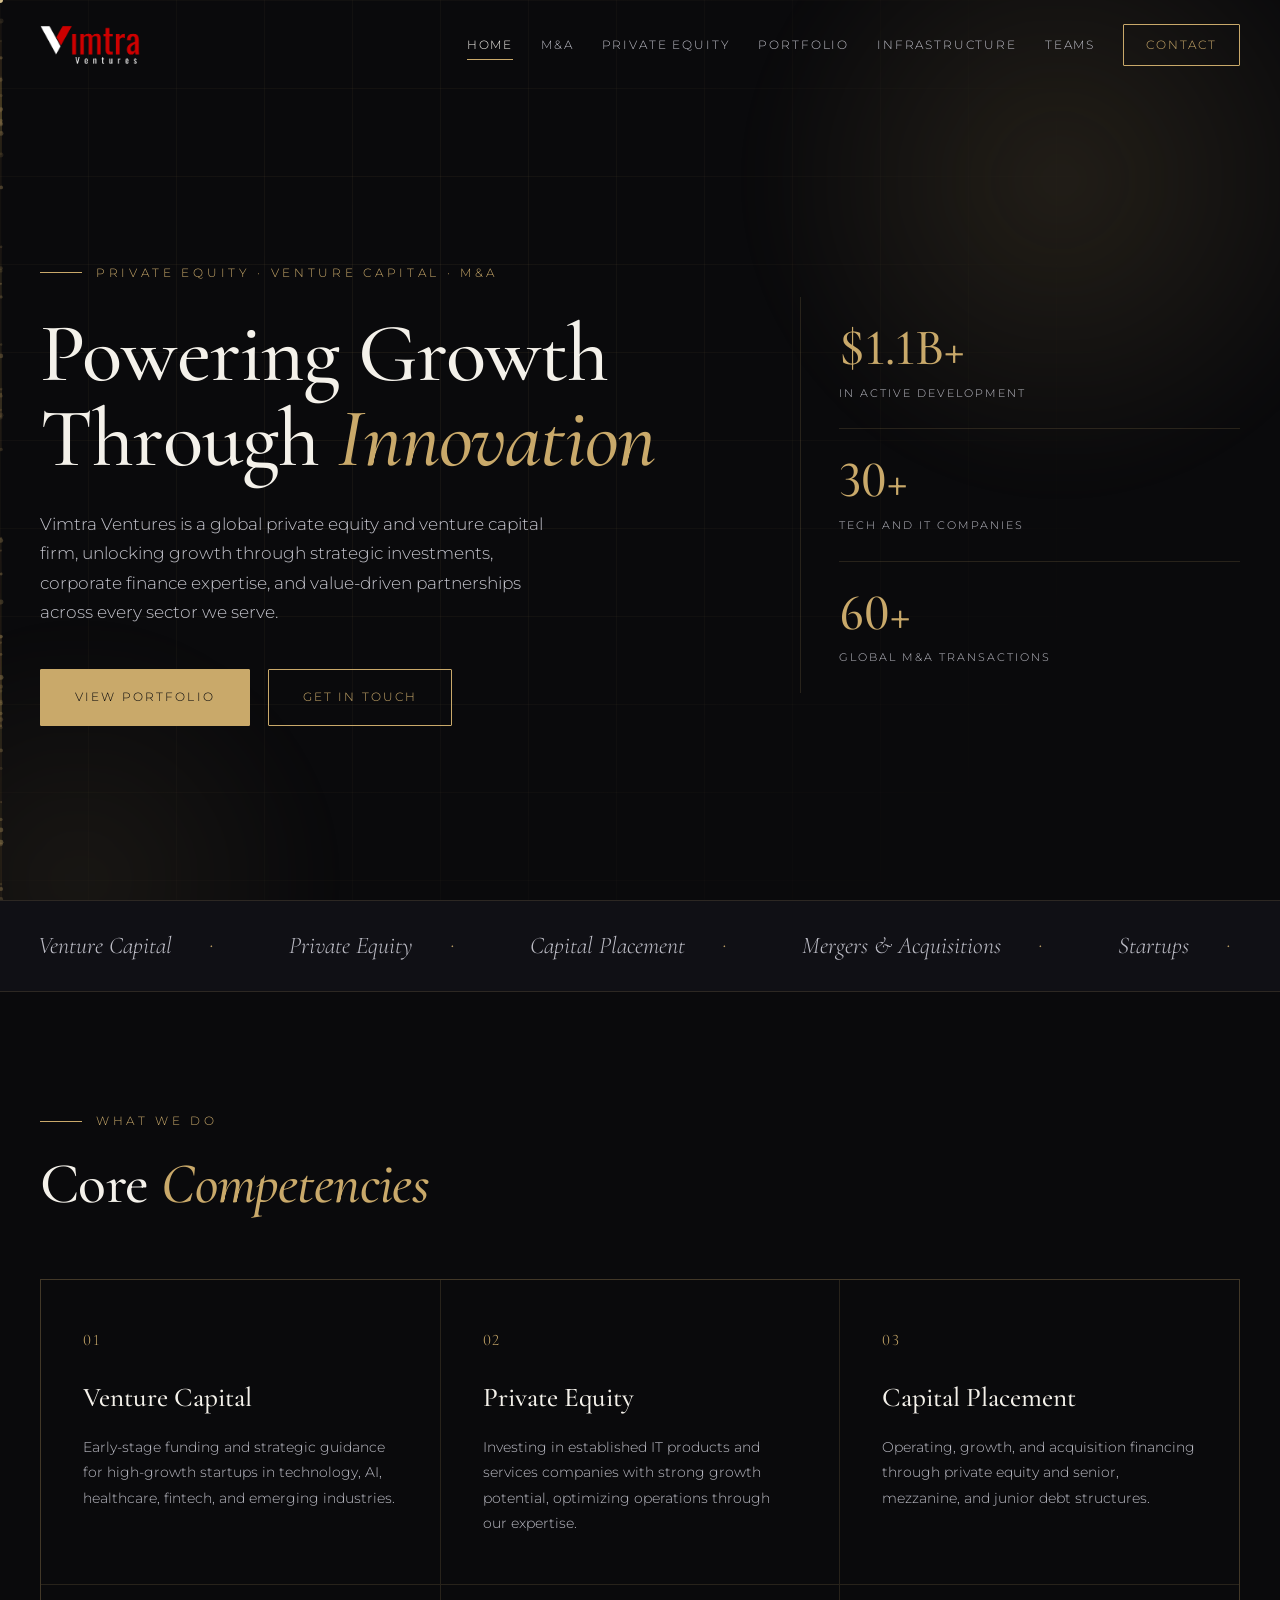
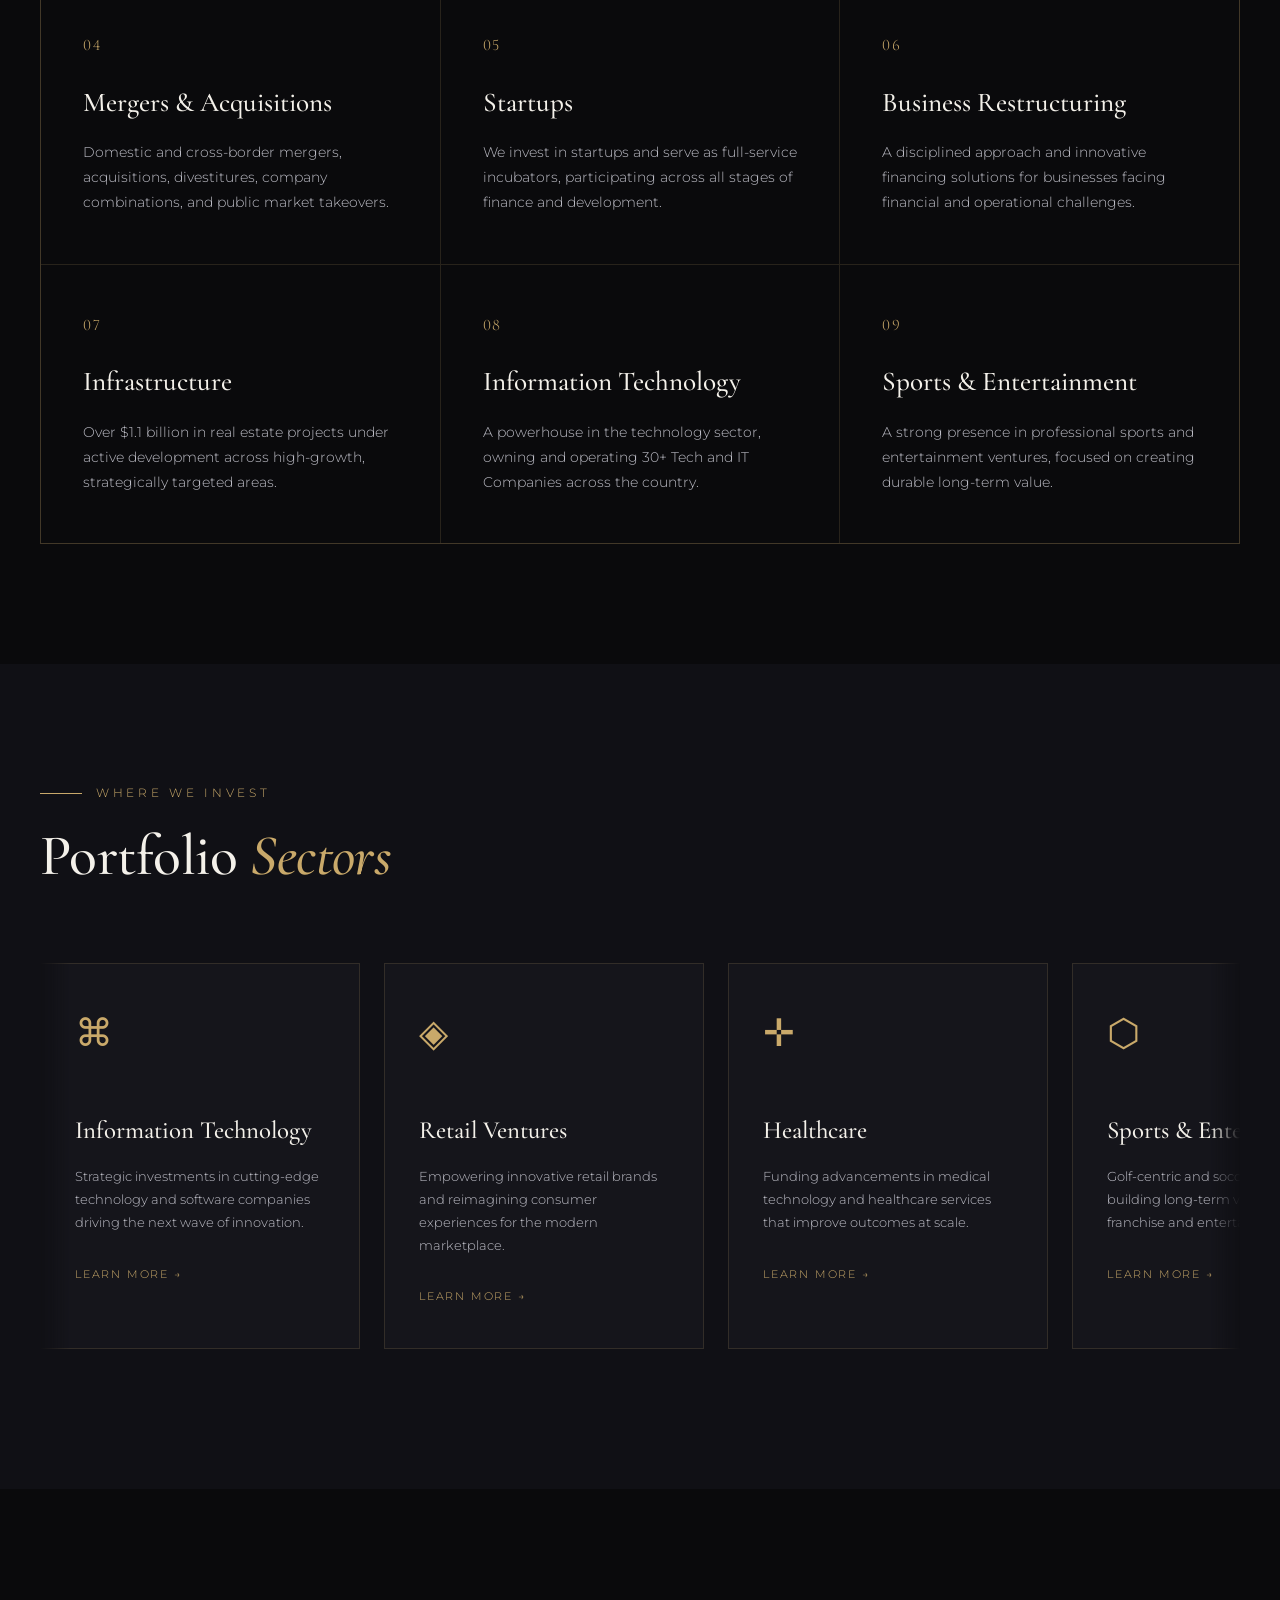
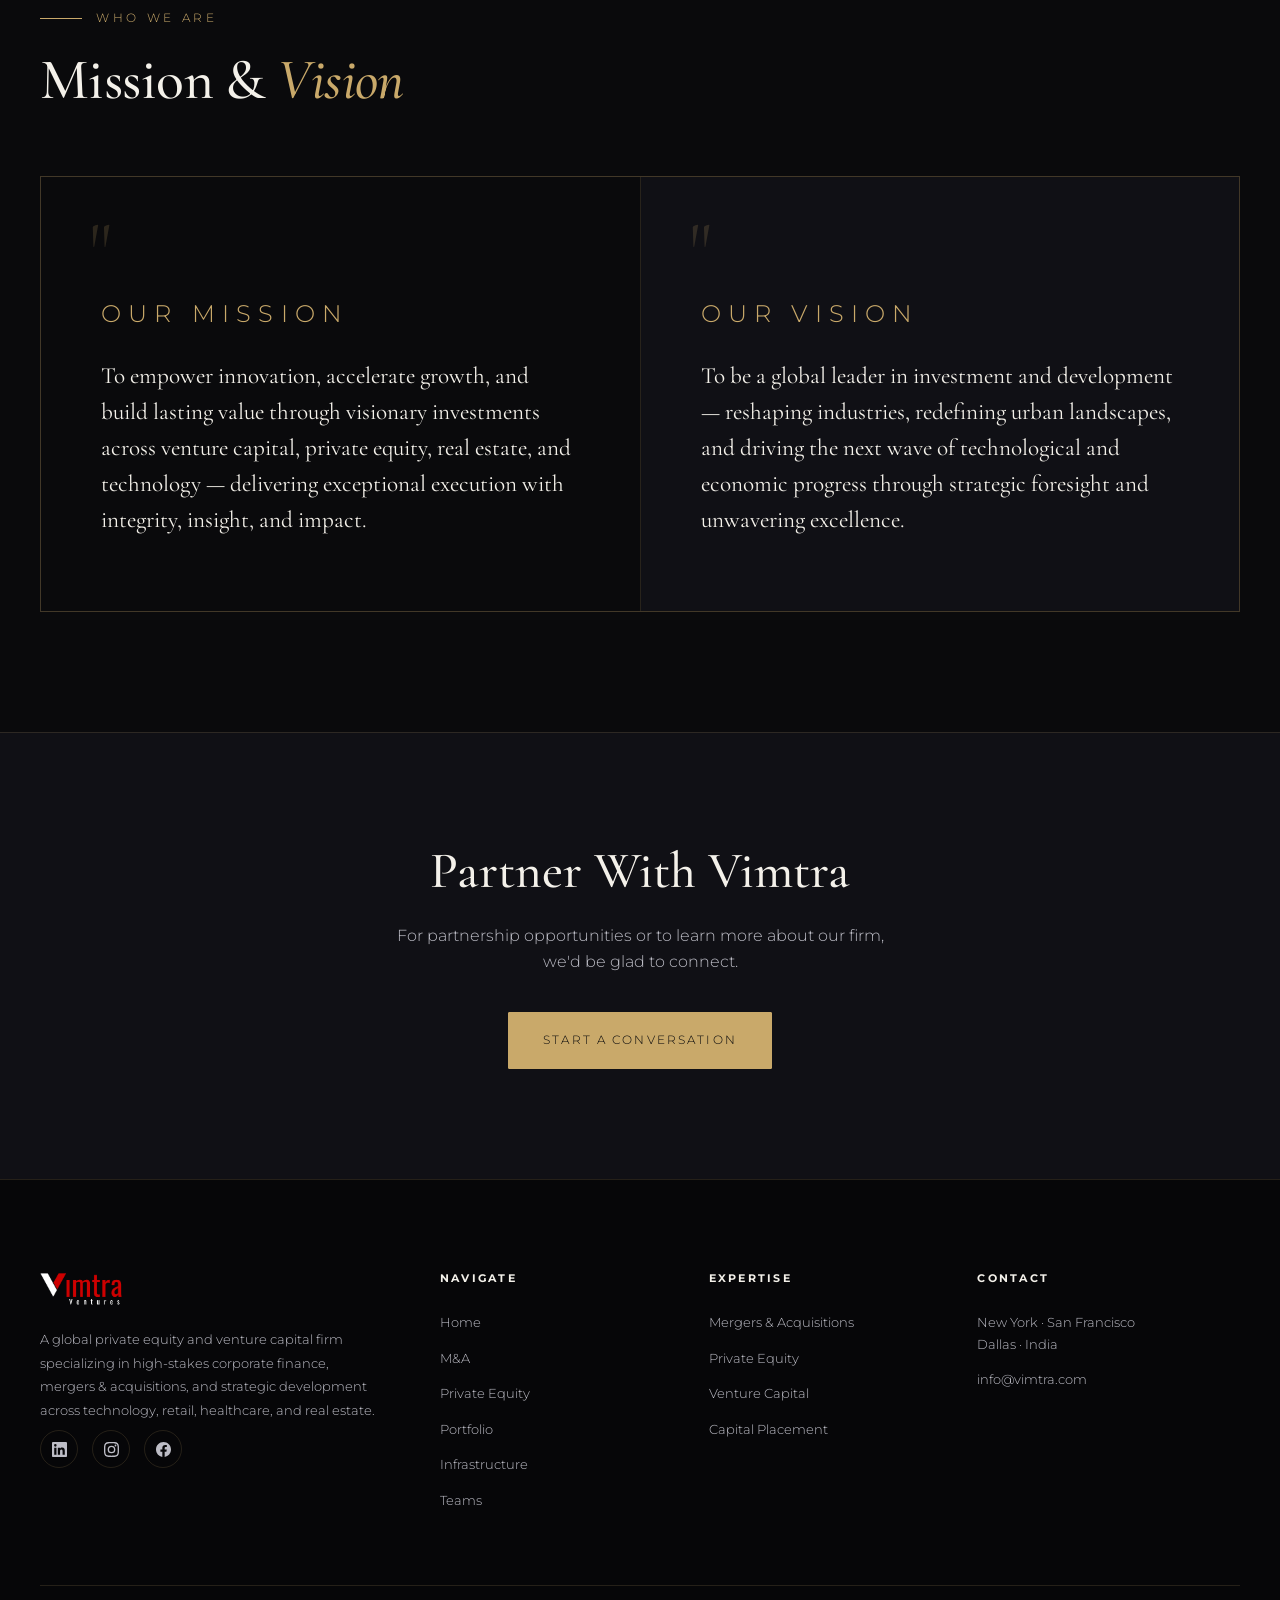
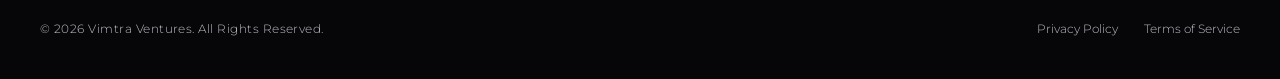
<file: index.html>
<!DOCTYPE html>
<html lang="en">
<head>
<meta charset="UTF-8">
<meta name="viewport" content="width=device-width, initial-scale=1.0">
<title>Vimtra Ventures | Private Equity, M&A &amp; Strategic Investments</title>
<meta name="description" content="Vimtra Ventures is a global private equity and venture capital firm, unlocking growth through strategic investments, corporate finance expertise, and value-driven partnerships.">
<meta property="og:title" content="Vimtra Ventures | Private Equity, M&A &amp; Strategic Investments">
<meta property="og:description" content="A global private equity and venture capital firm unlocking growth through strategic investments and value-driven partnerships.">
<meta property="og:type" content="website">
<meta name="twitter:card" content="summary_large_image">
<link rel="icon" href="images/favicon.png" type="image/png">
<link rel="stylesheet" href="styles.css">
<noscript><style>.reveal{opacity:1;transform:none}</style></noscript>
</head>
<body>
<a class="skip-link" href="#main">Skip to main content</a>
<div class="cursor-dot" aria-hidden="true"></div>
<div class="cursor-ring" aria-hidden="true"></div>

<nav id="nav" aria-label="Main navigation"><div class="wrap">
  <a href="index.html" class="brand" aria-label="Vimtra Ventures home"><img src="images/logowhite.png" alt="Vimtra Ventures"></a>
  <div class="menu" id="menu">
    <a href="index.html" class="active">Home</a>
    <a href="mergers-acquisitions.html">M&amp;A</a>
    <a href="private-equity.html">Private Equity</a>
    <a href="portfolio.html">Portfolio</a>
    <a href="infrastructure.html">Infrastructure</a>
    <a href="teams.html">Teams</a>
    <a href="contact.html" class="nav-cta">Contact</a>
  </div>
  <button class="burger" id="burger" aria-label="Toggle navigation" aria-expanded="false"><span></span><span></span><span></span></button>
</div></nav>

<main id="main">

<header class="hero">
  <div class="hero-grid" aria-hidden="true"></div>
  <div class="hero-glow" aria-hidden="true"></div>
  <div class="hero-glow two" aria-hidden="true"></div>
  <div class="wrap">
    <div>
      <div class="eyebrow reveal">Private Equity · Venture Capital · M&amp;A</div>
      <h1 class="reveal" style="transition-delay:.1s">Powering Growth<br>Through <em>Innovation</em></h1>
      <p class="lede reveal" style="transition-delay:.2s">Vimtra Ventures is a global private equity and venture capital firm, unlocking growth through strategic investments, corporate finance expertise, and value-driven partnerships across every sector we serve.</p>
      <div class="hero-actions reveal" style="transition-delay:.3s">
        <a href="portfolio.html" class="btn btn-solid">View Portfolio</a>
        <a href="contact.html" class="btn btn-ghost">Get In Touch</a>
      </div>
    </div>
    <div class="hero-stats">
      <div class="stat reveal" style="transition-delay:.35s"><div class="num">$1.1B+</div><div class="lbl">In Active Development</div></div>
      <div class="stat reveal" style="transition-delay:.45s"><div class="num">30+</div><div class="lbl">Tech and IT Companies</div></div>
      <div class="stat reveal" style="transition-delay:.55s"><div class="num">60+</div><div class="lbl">Global M&amp;A Transactions</div></div>
    </div>
  </div>
</header>

<div class="ticker" aria-label="Sectors we operate in"><div class="ticker-track" aria-hidden="true">
  <span>Venture Capital</span><span>Private Equity</span><span>Capital Placement</span><span>Mergers &amp; Acquisitions</span><span>Startups</span><span>Business Restructuring</span><span>Infrastructure</span><span>Information Technology</span><span>Sports &amp; Entertainment</span>
  <span>Venture Capital</span><span>Private Equity</span><span>Capital Placement</span><span>Mergers &amp; Acquisitions</span><span>Startups</span><span>Business Restructuring</span><span>Infrastructure</span><span>Information Technology</span><span>Sports &amp; Entertainment</span>
</div></div>

<section id="competencies">
  <div class="wrap">
    <div class="sec-head reveal"><div class="eyebrow">What We Do</div><h2>Core <em>Competencies</em></h2></div>
    <div class="three">
      <div class="feature-card reveal"><div class="idx">01</div><span class="arrow" aria-hidden="true">↗</span><h3>Venture Capital</h3><p>Early-stage funding and strategic guidance for high-growth startups in technology, AI, healthcare, fintech, and emerging industries.</p></div>
      <div class="feature-card reveal" style="transition-delay:.05s"><div class="idx">02</div><span class="arrow" aria-hidden="true">↗</span><h3>Private Equity</h3><p>Investing in established IT products and services companies with strong growth potential, optimizing operations through our expertise.</p></div>
      <div class="feature-card reveal" style="transition-delay:.1s"><div class="idx">03</div><span class="arrow" aria-hidden="true">↗</span><h3>Capital Placement</h3><p>Operating, growth, and acquisition financing through private equity and senior, mezzanine, and junior debt structures.</p></div>
      <div class="feature-card reveal"><div class="idx">04</div><span class="arrow" aria-hidden="true">↗</span><h3>Mergers &amp; Acquisitions</h3><p>Domestic and cross-border mergers, acquisitions, divestitures, company combinations, and public market takeovers.</p></div>
      <div class="feature-card reveal" style="transition-delay:.05s"><div class="idx">05</div><span class="arrow" aria-hidden="true">↗</span><h3>Startups</h3><p>We invest in startups and serve as full-service incubators, participating across all stages of finance and development.</p></div>
      <div class="feature-card reveal" style="transition-delay:.1s"><div class="idx">06</div><span class="arrow" aria-hidden="true">↗</span><h3>Business Restructuring</h3><p>A disciplined approach and innovative financing solutions for businesses facing financial and operational challenges.</p></div>
      <div class="feature-card reveal"><div class="idx">07</div><span class="arrow" aria-hidden="true">↗</span><h3>Infrastructure</h3><p>Over $1.1 billion in real estate projects under active development across high-growth, strategically targeted areas.</p></div>
      <div class="feature-card reveal" style="transition-delay:.05s"><div class="idx">08</div><span class="arrow" aria-hidden="true">↗</span><h3>Information Technology</h3><p>A powerhouse in the technology sector, owning and operating 30+ Tech and IT Companies across the country.</p></div>
      <div class="feature-card reveal" style="transition-delay:.1s"><div class="idx">09</div><span class="arrow" aria-hidden="true">↗</span><h3>Sports &amp; Entertainment</h3><p>A strong presence in professional sports and entertainment ventures, focused on creating durable long-term value.</p></div>
    </div>
  </div>
</section>

<section style="background:var(--obsidian-2)" id="sectors">
  <div class="wrap">
    <div class="sec-head reveal"><div class="eyebrow">Where We Invest</div><h2>Portfolio <em>Sectors</em></h2></div>
    <div class="sector-scroll">
      <div class="sector-card reveal"><div class="sector-icon" aria-hidden="true">⌘</div><h3>Information Technology</h3><p>Strategic investments in cutting-edge technology and software companies driving the next wave of innovation.</p><a class="more" href="portfolio.html">Learn More →</a></div>
      <div class="sector-card reveal" style="transition-delay:.05s"><div class="sector-icon" aria-hidden="true">◈</div><h3>Retail Ventures</h3><p>Empowering innovative retail brands and reimagining consumer experiences for the modern marketplace.</p><a class="more" href="portfolio.html">Learn More →</a></div>
      <div class="sector-card reveal" style="transition-delay:.1s"><div class="sector-icon" aria-hidden="true">✛</div><h3>Healthcare</h3><p>Funding advancements in medical technology and healthcare services that improve outcomes at scale.</p><a class="more" href="portfolio.html">Learn More →</a></div>
      <div class="sector-card reveal" style="transition-delay:.15s"><div class="sector-icon" aria-hidden="true">⬡</div><h3>Sports &amp; Entertainment</h3><p>Golf-centric and soccer properties, building long-term value across franchise and entertainment ventures.</p><a class="more" href="portfolio.html">Learn More →</a></div>
    </div>
  </div>
</section>

<section id="mission">
  <div class="wrap">
    <div class="sec-head reveal"><div class="eyebrow">Who We Are</div><h2>Mission &amp; <em>Vision</em></h2></div>
    <div class="mv">
      <div class="mv-panel reveal"><div class="q" aria-hidden="true">"</div><div class="label">Our Mission</div><p>To empower innovation, accelerate growth, and build lasting value through visionary investments across venture capital, private equity, real estate, and technology — delivering exceptional execution with integrity, insight, and impact.</p></div>
      <div class="mv-panel vision reveal" style="transition-delay:.1s"><div class="q" aria-hidden="true">"</div><div class="label">Our Vision</div><p>To be a global leader in investment and development — reshaping industries, redefining urban landscapes, and driving the next wave of technological and economic progress through strategic foresight and unwavering excellence.</p></div>
    </div>
  </div>
</section>

<section class="cta">
  <div class="wrap reveal">
    <h2>Partner With Vimtra</h2>
    <p>For partnership opportunities or to learn more about our firm, we'd be glad to connect.</p>
    <a href="contact.html" class="btn btn-solid">Start a Conversation</a>
  </div>
</section>

</main>

<footer><div class="wrap">
  <div class="foot-top">
    <div>
      <div class="foot-brand"><img src="images/logowhite.png" alt="Vimtra Ventures"></div>
      <p class="about">A global private equity and venture capital firm specializing in high-stakes corporate finance, mergers &amp; acquisitions, and strategic development across technology, retail, healthcare, and real estate.</p>
      
      <div class="socials">
        <a href="https://www.linkedin.com/company/vimtra-ventures/" aria-label="Vimtra on LinkedIn">in</a>
        <a href="https://www.instagram.com/vimtra_ventures/" aria-label="Vimtra on Instagram">ig</a>
        <a href="https://www.facebook.com/profile.php?id=100078611386991" aria-label="Vimtra on Facebook">f</a>
      </div>
    </div>
    <div class="foot-col"><h4>Navigate</h4><a href="index.html">Home</a><a href="mergers-acquisitions.html">M&amp;A</a><a href="private-equity.html">Private Equity</a><a href="portfolio.html">Portfolio</a><a href="infrastructure.html">Infrastructure</a><a href="teams.html">Teams</a></div>
    <div class="foot-col"><h4>Expertise</h4><a href="mergers-acquisitions.html">Mergers &amp; Acquisitions</a><a href="private-equity.html">Private Equity</a><a href="private-equity.html">Venture Capital</a><a href="private-equity.html">Capital Placement</a></div>
    <div class="foot-col"><h4>Contact</h4><p class="fp">New York · San Francisco<br>Dallas · India</p><a href="mailto:info@vimtra.com">info@vimtra.com</a></div>
  </div>
  <div class="foot-bottom"><p>© 2026 Vimtra Ventures. All Rights Reserved.</p><div class="links"><a href="privacy-policy.html">Privacy Policy</a><a href="terms.html">Terms of Service</a></div></div>
</div></footer>

<script src="scripts.js"></script>
</body>
</html>
</file>
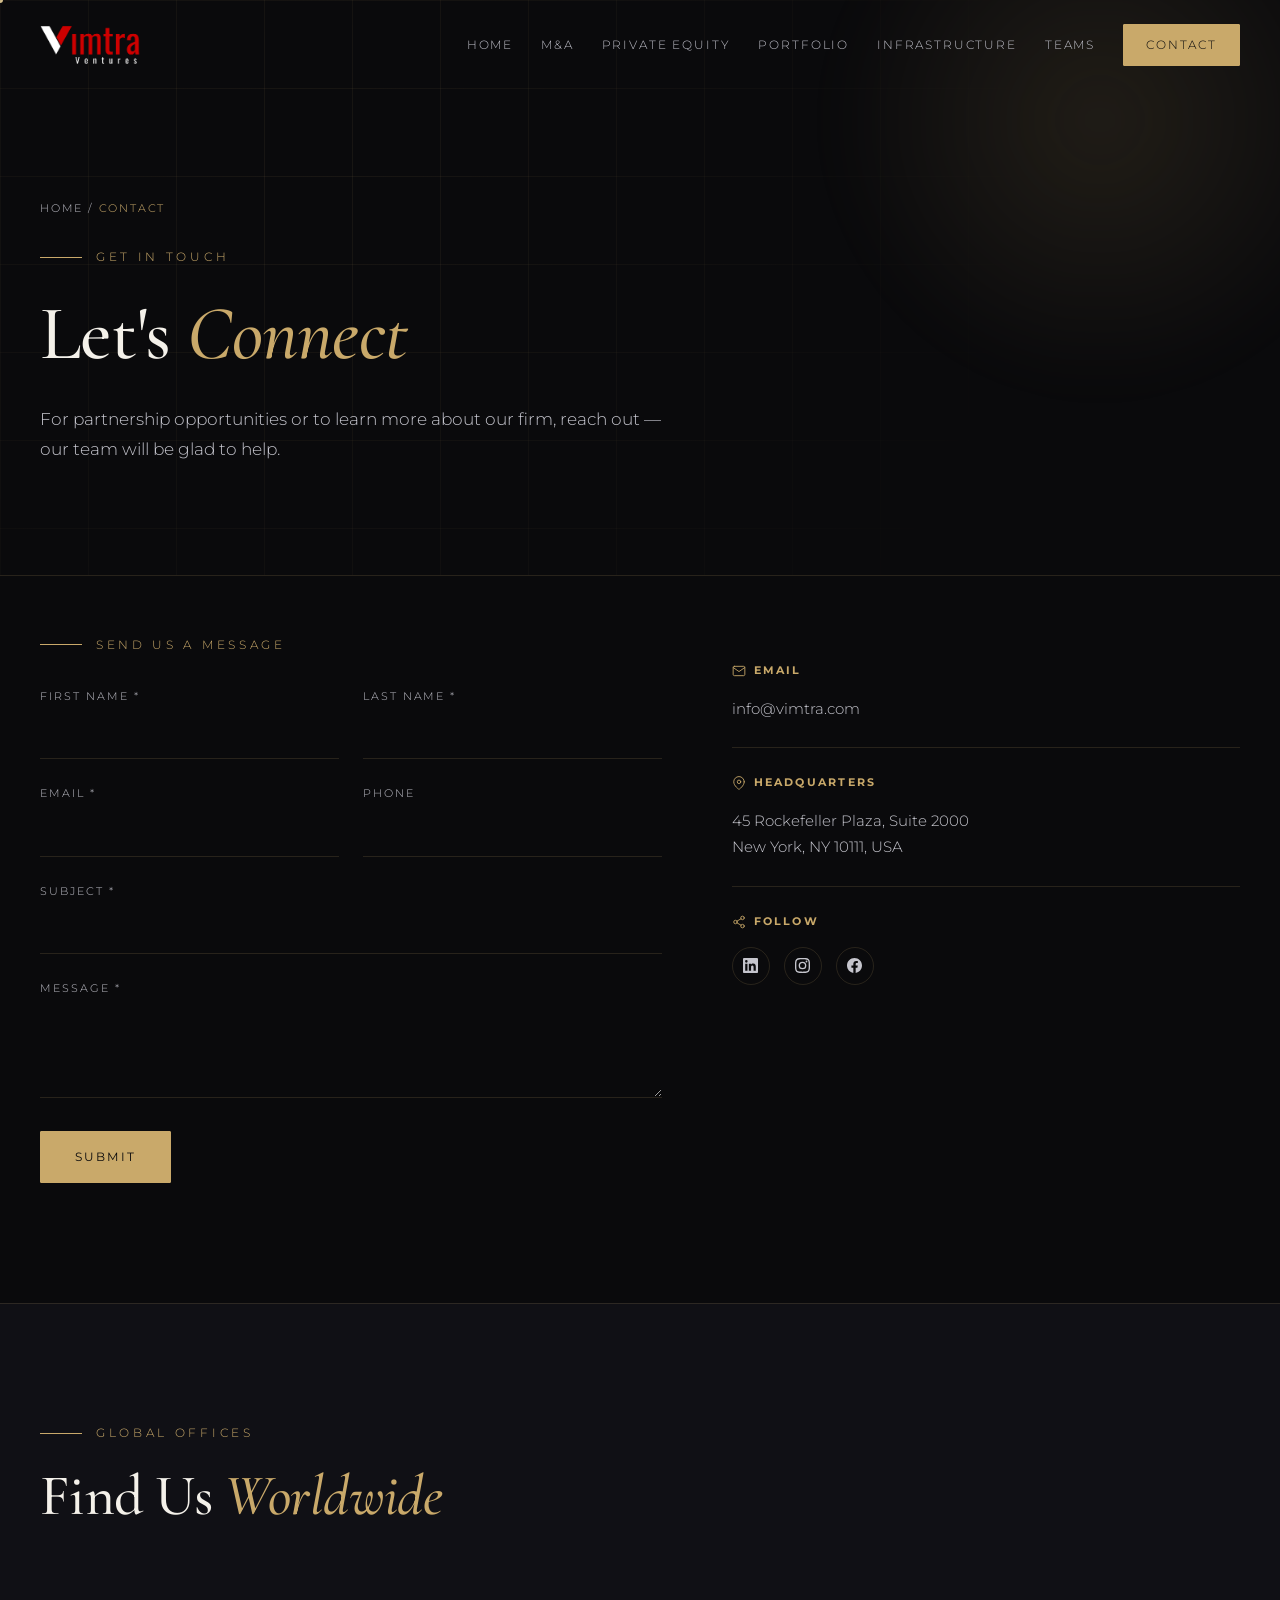
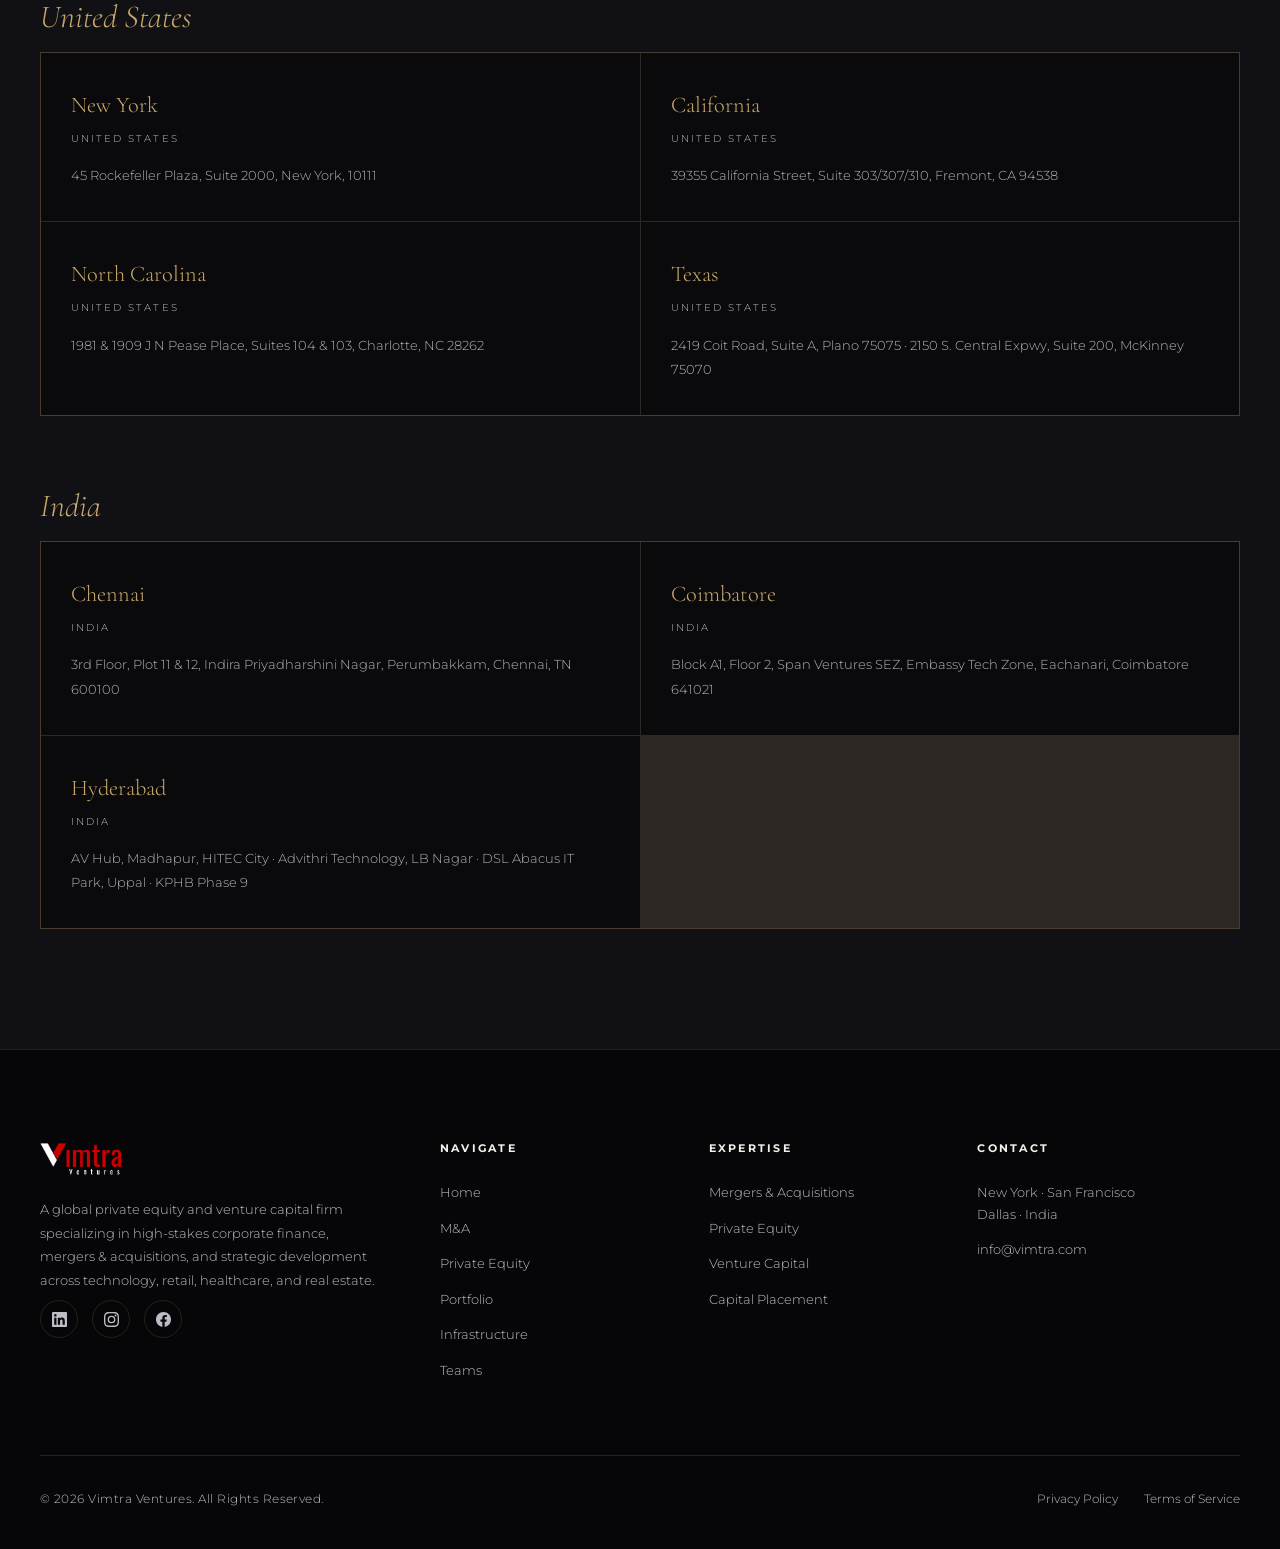
<file: contact.html>
<!DOCTYPE html>
<html lang="en">
<head>
<meta charset="UTF-8">
<meta name="viewport" content="width=device-width, initial-scale=1.0">
<title>Contact | Vimtra Ventures | Global Investment Firm</title>
<meta name="description" content="Get in touch with Vimtra Ventures. Find contact information and office locations for our teams in New York, San Francisco, Dallas, and India.">
<meta property="og:title" content="Contact | Vimtra Ventures">
<meta property="og:description" content="Reach out to Vimtra Ventures for partnership opportunities or to learn more about our firm.">
<meta property="og:type" content="website">
<meta name="twitter:card" content="summary_large_image">
<link rel="icon" href="images/favicon.png" type="image/png">
<link rel="stylesheet" href="styles.css">
<noscript><style>.reveal{opacity:1;transform:none}</style></noscript>
</head>
<body>
<a class="skip-link" href="#main">Skip to main content</a>
<div class="cursor-dot" aria-hidden="true"></div>
<div class="cursor-ring" aria-hidden="true"></div>

<nav id="nav" aria-label="Main navigation"><div class="wrap">
  <a href="index.html" class="brand" aria-label="Vimtra Ventures home"><img src="images/logowhite.png" alt="Vimtra Ventures"></a>
  <div class="menu" id="menu">
    <a href="index.html">Home</a>
    <a href="mergers-acquisitions.html">M&amp;A</a>
    <a href="private-equity.html">Private Equity</a>
    <a href="portfolio.html">Portfolio</a>
    <a href="infrastructure.html">Infrastructure</a>
    <a href="teams.html">Teams</a>
    <a href="contact.html" class="nav-cta active">Contact</a>
  </div>
  <button class="burger" id="burger" aria-label="Toggle navigation" aria-expanded="false"><span></span><span></span><span></span></button>
</div></nav>

<main id="main">

<header class="page-hero">
  <div class="hero-grid" aria-hidden="true"></div><div class="glow" aria-hidden="true"></div>
  <div class="wrap">
    <div class="crumbs reveal"><a href="index.html">Home</a> / <span>Contact</span></div>
    <div class="eyebrow reveal">Get In Touch</div>
    <h1 class="reveal" style="transition-delay:.1s">Let's <em>Connect</em></h1>
    <p class="intro reveal" style="transition-delay:.2s">For partnership opportunities or to learn more about our firm, reach out — our team will be glad to help.</p>
  </div>
</header>

<section style="padding-top:60px">
  <div class="wrap">
    <div class="contact-grid">
      <div class="reveal">
        <div class="eyebrow" style="margin-bottom:34px">Send Us a Message</div>
        <form id="contact-form" novalidate>
          <div class="row2">
            <div class="field">
              <label for="fn">First Name <span aria-hidden="true">*</span></label>
              <input type="text" id="fn" name="first_name" autocomplete="given-name" aria-required="true">
              <div class="field-error" role="alert">Please enter your first name.</div>
            </div>
            <div class="field">
              <label for="ln">Last Name <span aria-hidden="true">*</span></label>
              <input type="text" id="ln" name="last_name" autocomplete="family-name" aria-required="true">
              <div class="field-error" role="alert">Please enter your last name.</div>
            </div>
          </div>
          <div class="row2">
            <div class="field">
              <label for="em">Email <span aria-hidden="true">*</span></label>
              <input type="email" id="em" name="email" autocomplete="email" aria-required="true">
              <div class="field-error" role="alert">Please enter a valid email address.</div>
            </div>
            <div class="field">
              <label for="ph">Phone</label>
              <input type="tel" id="ph" name="phone" autocomplete="tel">
            </div>
          </div>
          <div class="field">
            <label for="sb">Subject <span aria-hidden="true">*</span></label>
            <input type="text" id="sb" name="subject" aria-required="true">
            <div class="field-error" role="alert">Please enter a subject.</div>
          </div>
          <div class="field">
            <label for="msg">Message <span aria-hidden="true">*</span></label>
            <textarea id="msg" name="message" aria-required="true"></textarea>
            <div class="field-error" role="alert">Please enter your message.</div>
          </div>
          <button type="submit" class="btn btn-solid">Submit</button>
        </form>
        <div class="form-success" id="form-success" role="status">
          <strong>Message Ready</strong>
          Your email client should open now. If it didn't, email us directly at <a href="mailto:info@vimtra.com">info@vimtra.com</a>.
        </div>
      </div>
      <div class="contact-info reveal" style="transition-delay:.1s">
        <!-- <div class="ci-block"><h4>Phone</h4><a href="tel:+17326662468">+1 732 666 2468</a></div> -->
        <div class="ci-block"><h4>Email</h4><a href="mailto:info@vimtra.com">info@vimtra.com</a></div>
        <div class="ci-block"><h4>Headquarters</h4><p>45 Rockefeller Plaza, Suite 2000<br>New York, NY 10111, USA</p></div>
        <div class="ci-block" style="border-bottom:none"><h4>Follow</h4>
          <div class="socials">
            <a href="https://www.linkedin.com/company/vimtra-ventures/" aria-label="Vimtra on LinkedIn">in</a>
            <a href="https://www.instagram.com/vimtra_ventures/" aria-label="Vimtra on Instagram">ig</a>
            <a href="https://www.facebook.com/profile.php?id=100078611386991" aria-label="Vimtra on Facebook">f</a>
          </div>
        </div>
      </div>
    </div>
  </div>
</section>

<section style="background:var(--obsidian-2);border-top:1px solid var(--line)">
  <div class="wrap">
    <div class="sec-head reveal"><div class="eyebrow">Global Offices</div><h2>Find Us <em>Worldwide</em></h2></div>

    <div class="region-label reveal" style="margin-top:0">United States</div>
    <div class="offices">
      <div class="office reveal"><div class="city">New York</div><div class="country">United States</div><address>45 Rockefeller Plaza, Suite 2000, New York, 10111</address></div>
      <div class="office reveal"><div class="city">California</div><div class="country">United States</div><address>39355 California Street, Suite 303/307/310, Fremont, CA 94538</address></div>
      <div class="office reveal"><div class="city">North Carolina</div><div class="country">United States</div><address>1981 &amp; 1909 J N Pease Place, Suites 104 &amp; 103, Charlotte, NC 28262</address></div>
      <div class="office reveal"><div class="city">Texas</div><div class="country">United States</div><address>2419 Coit Road, Suite A, Plano 75075 · 2150 S. Central Expwy, Suite 200, McKinney 75070</address></div>
    </div>

    <div class="region-label reveal">India</div>
    <div class="offices">
      <div class="office reveal"><div class="city">Chennai</div><div class="country">India</div><address>3rd Floor, Plot 11 &amp; 12, Indira Priyadharshini Nagar, Perumbakkam, Chennai, TN 600100</address></div>
      <div class="office reveal"><div class="city">Coimbatore</div><div class="country">India</div><address>Block A1, Floor 2, Span Ventures SEZ, Embassy Tech Zone, Eachanari, Coimbatore 641021</address></div>
      <div class="office reveal"><div class="city">Hyderabad</div><div class="country">India</div><address>AV Hub, Madhapur, HITEC City · Advithri Technology, LB Nagar · DSL Abacus IT Park, Uppal · KPHB Phase 9</address></div>
    </div>
  </div>
</section>

</main>

<footer><div class="wrap">
  <div class="foot-top">
    <div>
      <div class="foot-brand"><img src="images/logowhite.png" alt="Vimtra Ventures"></div>
      <p class="about">A global private equity and venture capital firm specializing in high-stakes corporate finance, mergers &amp; acquisitions, and strategic development across technology, retail, healthcare, and real estate.</p>
      
      <div class="socials">
        <a href="https://www.linkedin.com/company/vimtra-ventures/" aria-label="Vimtra on LinkedIn">in</a>
        <a href="https://www.instagram.com/vimtra_ventures/" aria-label="Vimtra on Instagram">ig</a>
        <a href="https://www.facebook.com/profile.php?id=100078611386991" aria-label="Vimtra on Facebook">f</a>
      </div>
    </div>
    <div class="foot-col"><h4>Navigate</h4><a href="index.html">Home</a><a href="mergers-acquisitions.html">M&amp;A</a><a href="private-equity.html">Private Equity</a><a href="portfolio.html">Portfolio</a><a href="infrastructure.html">Infrastructure</a><a href="teams.html">Teams</a></div>
    <div class="foot-col"><h4>Expertise</h4><a href="mergers-acquisitions.html">Mergers &amp; Acquisitions</a><a href="private-equity.html">Private Equity</a><a href="private-equity.html">Venture Capital</a><a href="private-equity.html">Capital Placement</a></div>
    <div class="foot-col"><h4>Contact</h4><p class="fp">New York · San Francisco<br>Dallas · India</p><a href="mailto:info@vimtra.com">info@vimtra.com</a></div>
  </div>
  <div class="foot-bottom"><p>© 2026 Vimtra Ventures. All Rights Reserved.</p><div class="links"><a href="privacy-policy.html">Privacy Policy</a><a href="terms.html">Terms of Service</a></div></div>
</div></footer>

<script src="scripts.js"></script>
<script>
(function () {
  var form = document.getElementById('contact-form');
  if (!form) return;

  form.addEventListener('submit', function (e) {
    e.preventDefault();
    var valid = true;

    function getVal(id) {
      return (document.getElementById(id).value || '').trim();
    }

    function require(id) {
      var el = document.getElementById(id);
      var wrap = el.closest('.field');
      var val = el.value.trim();
      if (!val) { wrap.classList.add('error'); valid = false; return ''; }
      wrap.classList.remove('error');
      return val;
    }

    function requireEmail(id) {
      var el = document.getElementById(id);
      var wrap = el.closest('.field');
      var val = el.value.trim();
      var ok = val && /^[^\s@]+@[^\s@]+\.[^\s@]+$/.test(val);
      if (!ok) { wrap.classList.add('error'); valid = false; return ''; }
      wrap.classList.remove('error');
      return val;
    }

    var fn  = require('fn');
    var ln  = require('ln');
    var em  = requireEmail('em');
    var ph  = getVal('ph');
    var sb  = require('sb');
    var msg = require('msg');

    if (!valid) return;

    var subject = encodeURIComponent(sb || ('Website enquiry from ' + fn + ' ' + ln));
    var body = encodeURIComponent(
      'Name: ' + fn + ' ' + ln +
      '\nEmail: ' + em +
      '\nPhone: ' + (ph || 'N/A') +
      '\n\n' + msg
    );
    window.location.href = 'mailto:info@vimtra.com?subject=' + subject + '&body=' + body;

    document.getElementById('form-success').style.display = 'block';
    form.reset();
    document.querySelectorAll('.field').forEach(function (f) { f.classList.remove('error'); });
  });
})();
</script>
</body>
</html>
</file>
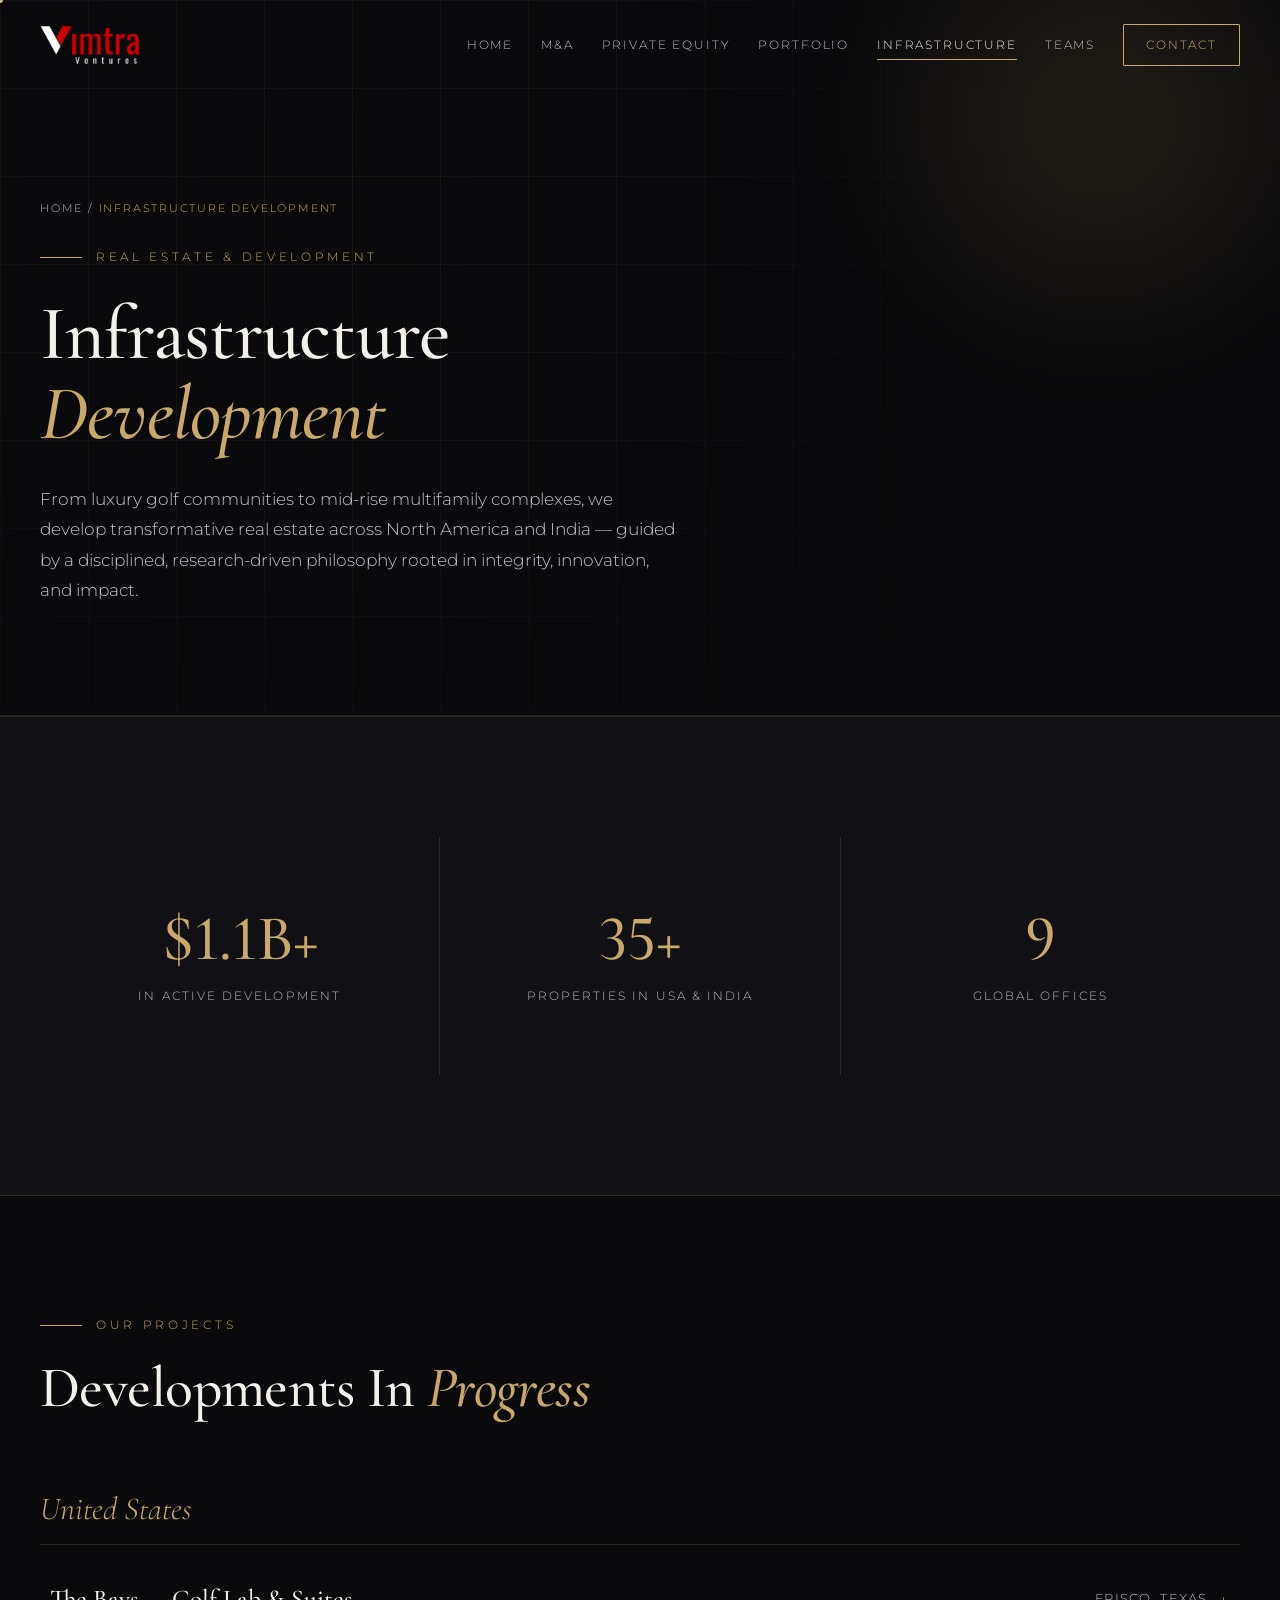
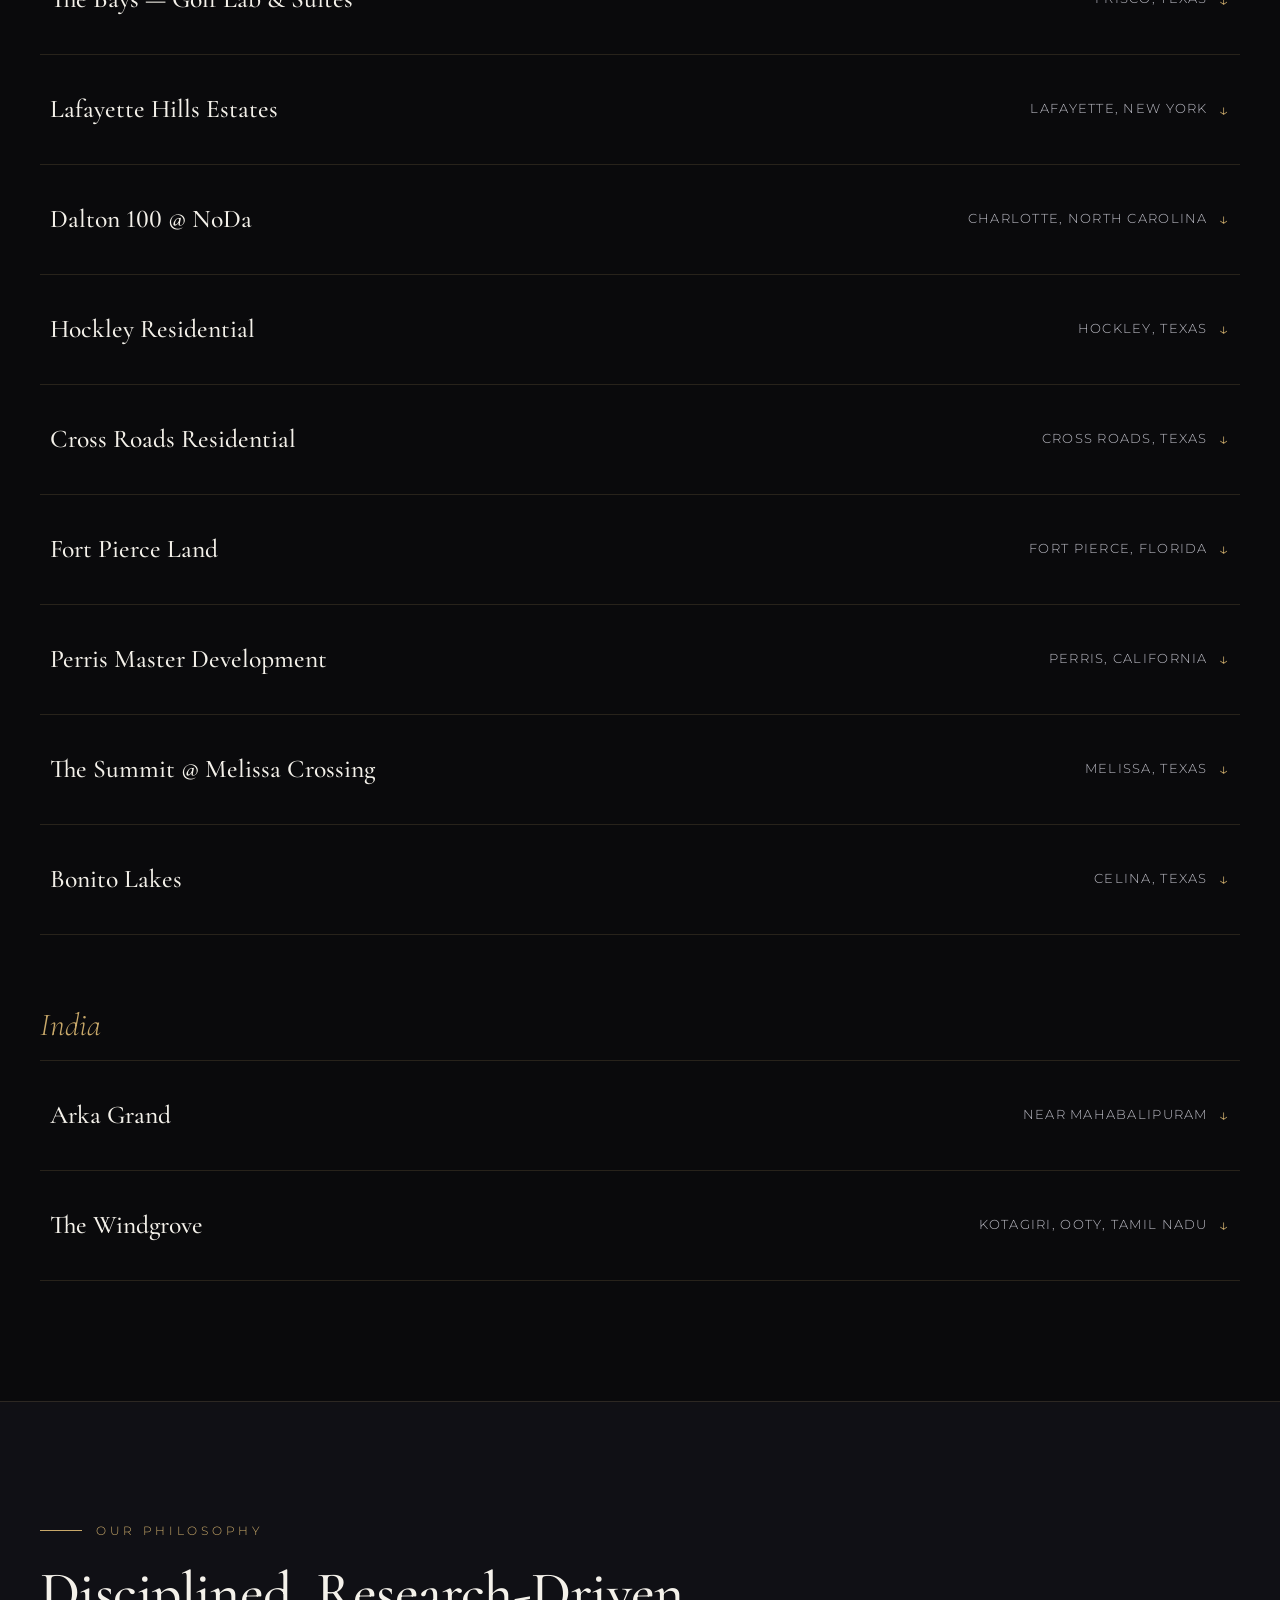
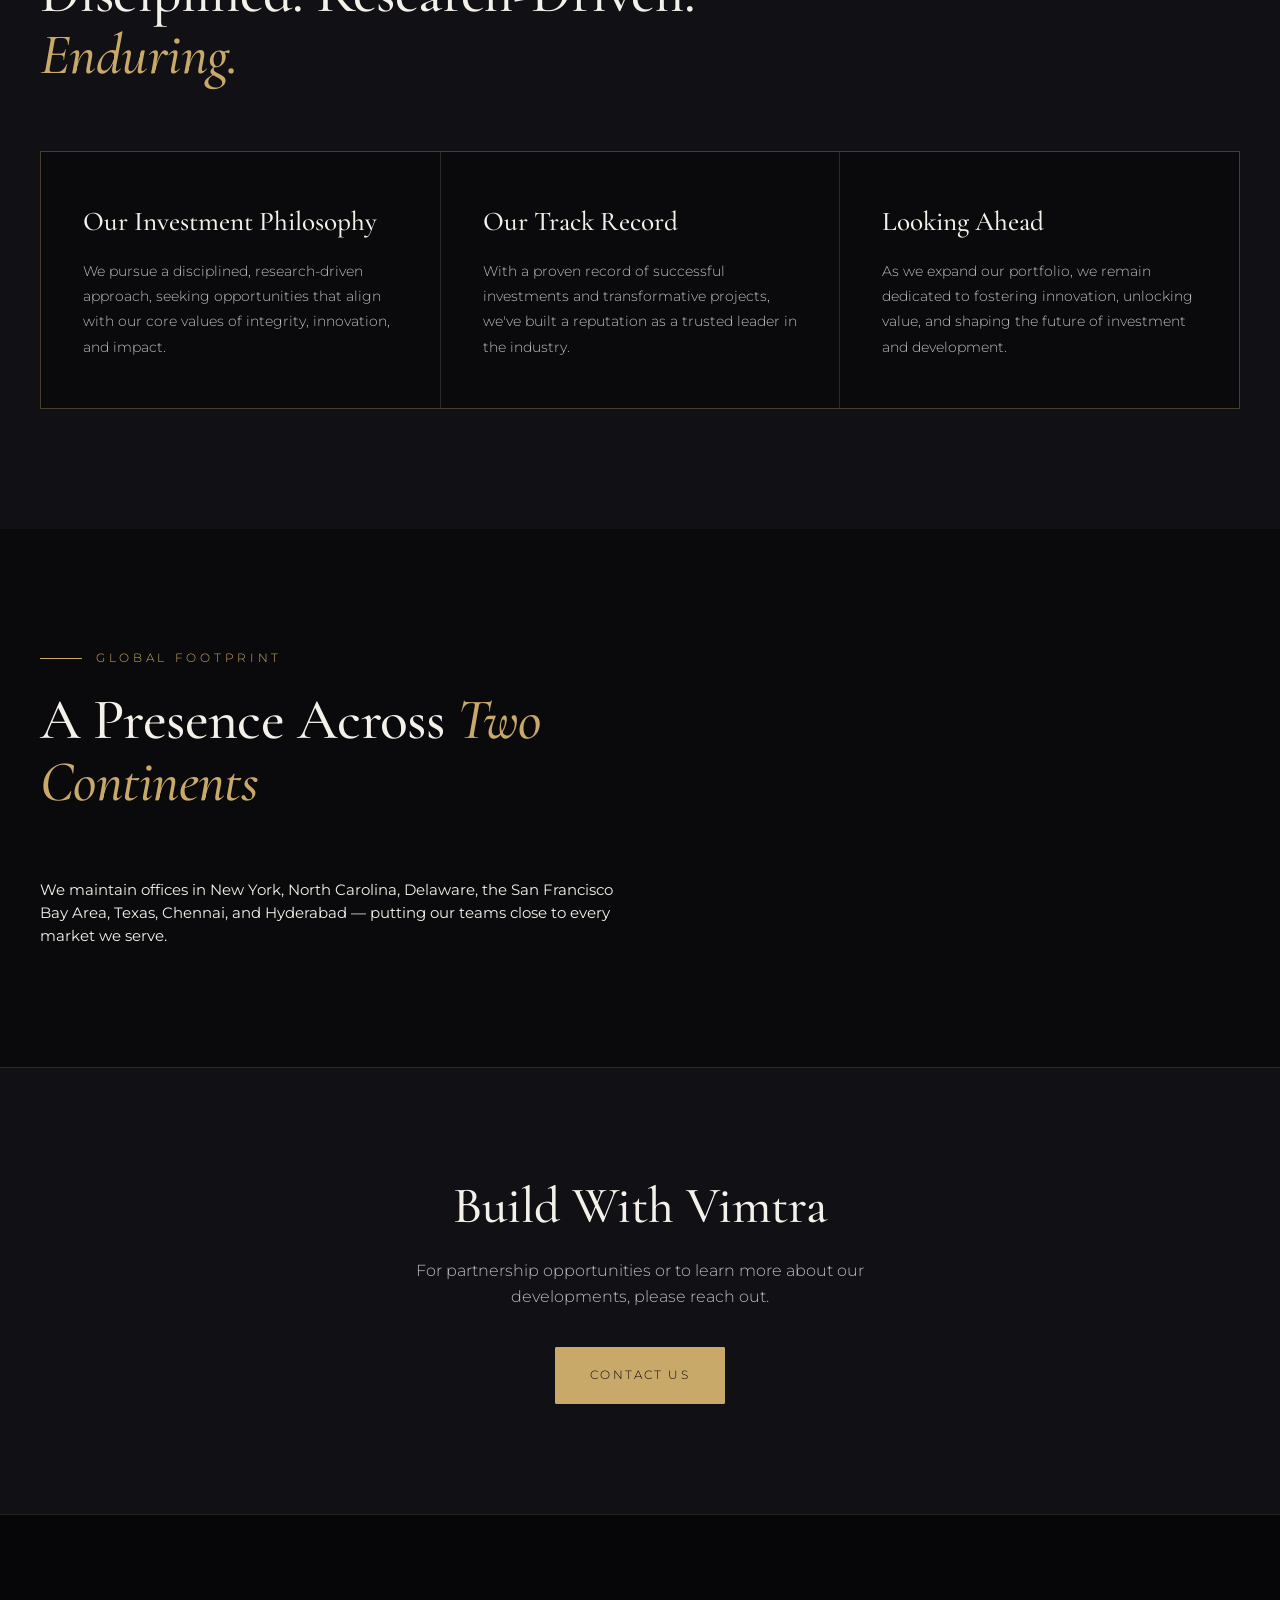
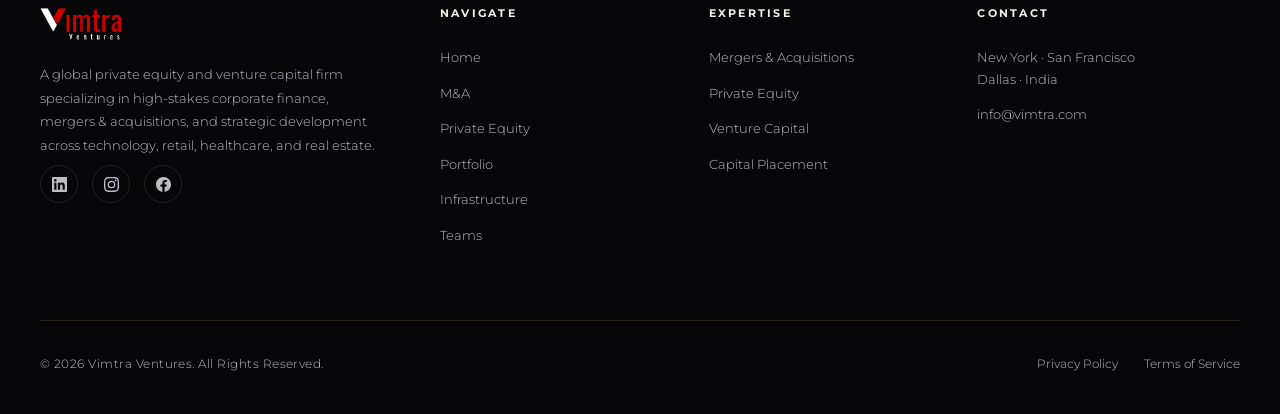
<file: infrastructure.html>
<!DOCTYPE html>
<html lang="en">
<head>
<meta charset="UTF-8">
<meta name="viewport" content="width=device-width, initial-scale=1.0">
<title>Infrastructure Development &amp; Real Estate | Vimtra Ventures</title>
<meta name="description" content="Vimtra Ventures leads in infrastructure development with over $1.1 billion in projects across the US and India, including luxury golf communities and multifamily complexes.">
<meta property="og:title" content="Infrastructure Development &amp; Real Estate | Vimtra Ventures">
<meta property="og:description" content="Over $1.1 billion in real estate development across the US and India — luxury communities, multifamily complexes, and landmark destinations.">
<meta property="og:type" content="website">
<meta name="twitter:card" content="summary_large_image">
<link rel="icon" href="images/favicon.png" type="image/png">
<link rel="stylesheet" href="styles.css">
<noscript><style>.reveal{opacity:1;transform:none}</style></noscript>
</head>
<body>
<a class="skip-link" href="#main">Skip to main content</a>
<div class="cursor-dot" aria-hidden="true"></div>
<div class="cursor-ring" aria-hidden="true"></div>

<nav id="nav" aria-label="Main navigation"><div class="wrap">
  <a href="index.html" class="brand" aria-label="Vimtra Ventures home"><img src="images/logowhite.png" alt="Vimtra Ventures"></a>
  <div class="menu" id="menu">
    <a href="index.html">Home</a>
    <a href="mergers-acquisitions.html">M&amp;A</a>
    <a href="private-equity.html">Private Equity</a>
    <a href="portfolio.html">Portfolio</a>
    <a href="infrastructure.html" class="active">Infrastructure</a>
    <a href="teams.html">Teams</a>
    <a href="contact.html" class="nav-cta">Contact</a>
  </div>
  <button class="burger" id="burger" aria-label="Toggle navigation" aria-expanded="false"><span></span><span></span><span></span></button>
</div></nav>

<main id="main">

<header class="page-hero">
  <div class="hero-grid" aria-hidden="true"></div><div class="glow" aria-hidden="true"></div>
  <div class="wrap">
    <div class="crumbs reveal"><a href="index.html">Home</a> / <span>Infrastructure Development</span></div>
    <div class="eyebrow reveal">Real Estate &amp; Development</div>
    <h1 class="reveal" style="transition-delay:.1s">Infrastructure <em>Development</em></h1>
    <p class="intro reveal" style="transition-delay:.2s">From luxury golf communities to mid-rise multifamily complexes, we develop transformative real estate across North America and India — guided by a disciplined, research-driven philosophy rooted in integrity, innovation, and impact.</p>
  </div>
</header>

<section class="stat-band">
  <div class="wrap">
    <div class="stat reveal"><div class="num">$1.1B+</div><div class="lbl">In Active Development</div></div>
    <div class="stat reveal" style="transition-delay:.1s"><div class="num">35+</div><div class="lbl">Properties in USA &amp; India</div></div>
    <div class="stat reveal" style="transition-delay:.2s"><div class="num">9</div><div class="lbl">Global Offices</div></div>
  </div>
</section>

<section>
  <div class="wrap">
    <div class="sec-head reveal"><div class="eyebrow">Our Projects</div><h2>Developments In <em>Progress</em></h2></div>

    <div class="region-label reveal">United States</div>
    <div class="proj-list">
      <details class="proj-details reveal">
        <summary class="proj-row">
          <span class="pname">The Bays — Golf Lab &amp; Suites</span>
          <span class="ploc">Frisco, Texas <span class="parrow" aria-hidden="true">↓</span></span>
        </summary>
        <div class="proj-content">
          <div class="proj-info-grid">
            <div class="proj-info-block">
              <strong>Concept</strong>
              <span>High-end golf experience featuring 24 boutique hotel rooms, private hitting bays, and a 25,000 sqft putting green with panoramic views of the PGA course.</span>
            </div>
            <div class="proj-info-block">
              <strong>Key Features &amp; Partners</strong>
              <span>Partnership with TaylorMade, premium dining, and immersive golf technology. Built in collaboration with The Beck Group, Akkadia, ClayMoore Engineering, and Hospitality Alliance.</span>
            </div>
            <div class="proj-info-block">
              <strong>Project Details</strong>
              <span><strong>Project Size:</strong> $91 Million<br><strong>Status:</strong> Partner agreements executed; development in advanced stages</span>
            </div>
          </div>
        </div>
      </details>

      <details class="proj-details reveal" style="transition-delay:.05s">
        <summary class="proj-row">
          <span class="pname">Lafayette Hills Estates</span>
          <span class="ploc">Lafayette, New York <span class="parrow" aria-hidden="true">↓</span></span>
        </summary>
        <div class="proj-content">
          <div class="proj-info-grid">
            <div class="proj-info-block">
              <strong>Concept</strong>
              <span>Redevelopment of a 160-acre country club into a lifestyle-oriented community featuring 260 homes, a 9-hole executive golf course, amenity lakes, and extensive bike and walking paths.</span>
            </div>
            <div class="proj-info-block">
              <strong>Housing Model</strong>
              <span>Tailored rent-to-own housing model designed to accommodate and support the incoming Micron Technology workforce in the region.</span>
            </div>
            <div class="proj-info-block">
              <strong>Project Details</strong>
              <span><strong>Project Size:</strong> $100+ Million<br><strong>Status:</strong> Planning and approvals underway</span>
            </div>
          </div>
        </div>
      </details>

      <details class="proj-details reveal" style="transition-delay:.1s">
        <summary class="proj-row">
          <span class="pname">Dalton 100 @ NoDa</span>
          <span class="ploc">Charlotte, North Carolina <span class="parrow" aria-hidden="true">↓</span></span>
        </summary>
        <div class="proj-content">
          <div class="proj-info-grid">
            <div class="proj-info-block">
              <strong>Concept</strong>
              <span>A premier 7-story, 275-unit Class A mid-rise residential community situated in Charlotte’s highly sought-after NoDa arts district.</span>
            </div>
            <div class="proj-info-block">
              <strong>Location &amp; Access</strong>
              <span>Prime location with convenient accessibility to the LYNX Blue Line, boutique local shopping, craft breweries, and diverse dining options.</span>
            </div>
            <div class="proj-info-block">
              <strong>Project Details</strong>
              <span><strong>Project Size:</strong> $80 Million<br><strong>Status:</strong> Site assembly completed; pre-development underway</span>
            </div>
          </div>
        </div>
      </details>

      <details class="proj-details reveal" style="transition-delay:.15s">
        <summary class="proj-row">
          <span class="pname">Hockley Residential</span>
          <span class="ploc">Hockley, Texas <span class="parrow" aria-hidden="true">↓</span></span>
        </summary>
        <div class="proj-content">
          <div class="proj-info-grid">
            <div class="proj-info-block">
              <strong>Concept</strong>
              <span>Large-scale residential community development covering 547 entitled acres, planned to deliver over 1,250 residential lots in the high-growth Houston metro area.</span>
            </div>
            <div class="proj-info-block">
              <strong>Zoning &amp; Design</strong>
              <span>Designed to support regional growth with community parks, dedicated open green spaces, and integrated utility planning.</span>
            </div>
            <div class="proj-info-block">
              <strong>Project Details</strong>
              <span><strong>Project Size:</strong> $70 Million<br><strong>Status:</strong> Entitlements and infrastructure planning underway</span>
            </div>
          </div>
        </div>
      </details>

      <details class="proj-details reveal" style="transition-delay:.2s">
        <summary class="proj-row">
          <span class="pname">Cross Roads Residential</span>
          <span class="ploc">Cross Roads, Texas <span class="parrow" aria-hidden="true">↓</span></span>
        </summary>
        <div class="proj-content">
          <div class="proj-info-grid">
            <div class="proj-info-block">
              <strong>Concept</strong>
              <span>A boutique single-family neighborhood development comprising 60 acres entitled for 42 high-end spacious residential lots.</span>
            </div>
            <div class="proj-info-block">
              <strong>Community Amenities</strong>
              <span>Prioritizes low-density living, private scenic walking paths, natural landscape conservation, and customized homesites.</span>
            </div>
            <div class="proj-info-block">
              <strong>Project Details</strong>
              <span><strong>Project Size:</strong> $15 Million<br><strong>Status:</strong> Entitlement and development planning underway</span>
            </div>
          </div>
        </div>
      </details>

      <details class="proj-details reveal" style="transition-delay:.25s">
        <summary class="proj-row">
          <span class="pname">Fort Pierce Land</span>
          <span class="ploc">Fort Pierce, Florida <span class="parrow" aria-hidden="true">↓</span></span>
        </summary>
        <div class="proj-content">
          <div class="proj-info-grid">
            <div class="proj-info-block">
              <strong>Concept</strong>
              <span>An expansive 300-acre land division project, subdivided into 47 rural estate parcels averaging five acres each.</span>
            </div>
            <div class="proj-info-block">
              <strong>Use &amp; Development</strong>
              <span>Slated for a private acreage community featuring large setbacks, horse-friendly trails, and natural preservation zones.</span>
            </div>
            <div class="proj-info-block">
              <strong>Project Details</strong>
              <span><strong>Project Size:</strong> $12.5 Million<br><strong>Status:</strong> Land division planning in progress</span>
            </div>
          </div>
        </div>
      </details>

      <details class="proj-details reveal" style="transition-delay:.3s">
        <summary class="proj-row">
          <span class="pname">Perris Master Development</span>
          <span class="ploc">Perris, California <span class="parrow" aria-hidden="true">↓</span></span>
        </summary>
        <div class="proj-content">
          <div class="proj-info-grid">
            <div class="proj-info-block">
              <strong>Concept</strong>
              <span>A major 1,450-acre master-planned town center development incorporating residential neighborhoods, local retail malls, offices, and entertainment zones.</span>
            </div>
            <div class="proj-info-block">
              <strong>Value &amp; Location</strong>
              <span>Appraised value of $34 million. Located in the fast-growing Inland Empire region of Southern California.</span>
            </div>
            <div class="proj-info-block">
              <strong>Project Details</strong>
              <span><strong>Project Size:</strong> $34 Million (Appraised)<br><strong>Status:</strong> Master planning phase</span>
            </div>
          </div>
        </div>
      </details>

      <details class="proj-details reveal" style="transition-delay:.35s">
        <summary class="proj-row">
          <span class="pname">The Summit @ Melissa Crossing</span>
          <span class="ploc">Melissa, Texas <span class="parrow" aria-hidden="true">↓</span></span>
        </summary>
        <div class="proj-content">
          <div class="proj-info-grid">
            <div class="proj-info-block">
              <strong>Concept</strong>
              <span>A high-traffic mixed-use commercial center featuring prime highway retail frontage along the high-growth Interstate 75 (I-75) corridor.</span>
            </div>
            <div class="proj-info-block">
              <strong>Components</strong>
              <span>Combines retail stores, healthcare/medical office suites, family dining areas, and integrated residential housing units.</span>
            </div>
            <div class="proj-info-block">
              <strong>Project Details</strong>
              <span><strong>Project Size:</strong> $30 Million<br><strong>Status:</strong> Planning, entitlement, and pre-leasing phases</span>
            </div>
          </div>
        </div>
      </details>

      <details class="proj-details reveal" style="transition-delay:.4s">
        <summary class="proj-row">
          <span class="pname">Bonito Lakes</span>
          <span class="ploc">Celina, Texas <span class="parrow" aria-hidden="true">↓</span></span>
        </summary>
        <div class="proj-content">
          <div class="proj-info-grid">
            <div class="proj-info-block">
              <strong>Concept</strong>
              <span>An exclusive, gated 100-acre residential development featuring luxury spring-fed lakes, private docks, and custom estates valued at $3M+ each.</span>
            </div>
            <div class="proj-info-block">
              <strong>Location &amp; Growth</strong>
              <span>Situated in one of America's fastest-growing luxury suburbs, offering serene waterfront views, neighborhood parks, and a private residents' clubhouse.</span>
            </div>
            <div class="proj-info-block">
              <strong>Project Details</strong>
              <span><strong>Project Size:</strong> $180 Million<br><strong>Status:</strong> Master planning and pre-development underway</span>
            </div>
          </div>
        </div>
      </details>
    </div>

    <div class="region-label reveal">India</div>
    <div class="proj-list">
      <details class="proj-details reveal">
        <summary class="proj-row">
          <span class="pname">Arka Grand</span>
          <span class="ploc">Near Mahabalipuram <span class="parrow" aria-hidden="true">↓</span></span>
        </summary>
        <div class="proj-content">
          <div class="proj-info-grid">
            <div class="proj-info-block">
              <strong>Concept &amp; Location</strong>
              <span>A premier 390+ acre luxury seaside resort and residential community located south of Chennai on the East Coast Road (ECR), just 35 km from the city.</span>
            </div>
            <div class="proj-info-block">
              <strong>Amenities &amp; Residences</strong>
              <span>Spanish-style villas (3BHK to 5BHK) centered around an 18-hole championship golf course, the longest Go-kart racing track in the region, a crystal lagoon, mud tracks for ATV/horse riding, a convention center, and a private helipad.</span>
            </div>
            <div class="proj-info-block">
              <strong>Project Details</strong>
              <span><strong>Scope:</strong> Adventure, leisure, and fine residential living<br><strong>Status:</strong> Under construction; architectural design implemented</span>
            </div>
          </div>
        </div>
      </details>

      <details class="proj-details reveal" style="transition-delay:.05s">
        <summary class="proj-row">
          <span class="pname">The Windgrove</span>
          <span class="ploc">Kotagiri, Ooty, Tamil Nadu <span class="parrow" aria-hidden="true">↓</span></span>
        </summary>
        <div class="proj-content">
          <div class="proj-info-grid">
            <div class="proj-info-block">
              <strong>Concept &amp; Location</strong>
              <span>A high-end 15-acre vacation villa community containing 52 exclusive residential plots in the Kookal Highlands of Kotagiri, situated 6,400 feet above sea level.</span>
            </div>
            <div class="proj-info-block">
              <strong>Features &amp; Use</strong>
              <span>Located near the scenic Uyilatti Falls, offering pristine mountain air and fertile soil. Ideal for private vacation farmhouses, homestays, wellness retreats, or organic farming.</span>
            </div>
            <div class="proj-info-block">
              <strong>Project Details</strong>
              <span><strong>Benefits:</strong> Clear documentation, hassle-free registration, and rapid capital appreciation<br><strong>Distance:</strong> 30 km from Ooty</span>
            </div>
          </div>
        </div>
      </details>
    </div>
  </div>
</section>

<section style="background:var(--obsidian-2);border-top:1px solid var(--line)">
  <div class="wrap">
    <div class="sec-head reveal"><div class="eyebrow">Our Philosophy</div><h2>Disciplined. Research-Driven. <em>Enduring.</em></h2></div>
    <div class="three">
      <div class="feature-card reveal"><h3>Our Investment Philosophy</h3><p>We pursue a disciplined, research-driven approach, seeking opportunities that align with our core values of integrity, innovation, and impact.</p></div>
      <div class="feature-card reveal" style="transition-delay:.05s"><h3>Our Track Record</h3><p>With a proven record of successful investments and transformative projects, we've built a reputation as a trusted leader in the industry.</p></div>
      <div class="feature-card reveal" style="transition-delay:.1s"><h3>Looking Ahead</h3><p>As we expand our portfolio, we remain dedicated to fostering innovation, unlocking value, and shaping the future of investment and development.</p></div>
    </div>
  </div>
</section>

<section>
  <div class="wrap">
    <div class="sec-head reveal"><div class="eyebrow">Global Footprint</div><h2>A Presence Across <em>Two Continents</em></h2></div>
    <p class="lead reveal">We maintain offices in New York, North Carolina, Delaware, the San Francisco Bay Area, Texas, Chennai, and Hyderabad — putting our teams close to every market we serve.</p>
  </div>
</section>

<section class="cta">
  <div class="wrap reveal">
    <h2>Build With Vimtra</h2>
    <p>For partnership opportunities or to learn more about our developments, please reach out.</p>
    <a href="contact.html" class="btn btn-solid">Contact Us</a>
  </div>
</section>

</main>

<footer><div class="wrap">
  <div class="foot-top">
    <div>
      <div class="foot-brand"><img src="images/logowhite.png" alt="Vimtra Ventures"></div>
      <p class="about">A global private equity and venture capital firm specializing in high-stakes corporate finance, mergers &amp; acquisitions, and strategic development across technology, retail, healthcare, and real estate.</p>
      
      <div class="socials">
        <a href="https://www.linkedin.com/company/vimtra-ventures/" aria-label="Vimtra on LinkedIn">in</a>
        <a href="https://www.instagram.com/vimtra_ventures/" aria-label="Vimtra on Instagram">ig</a>
        <a href="https://www.facebook.com/profile.php?id=100078611386991" aria-label="Vimtra on Facebook">f</a>
      </div>
    </div>
    <div class="foot-col"><h4>Navigate</h4><a href="index.html">Home</a><a href="mergers-acquisitions.html">M&amp;A</a><a href="private-equity.html">Private Equity</a><a href="portfolio.html">Portfolio</a><a href="infrastructure.html">Infrastructure</a><a href="teams.html">Teams</a></div>
    <div class="foot-col"><h4>Expertise</h4><a href="mergers-acquisitions.html">Mergers &amp; Acquisitions</a><a href="private-equity.html">Private Equity</a><a href="private-equity.html">Venture Capital</a><a href="private-equity.html">Capital Placement</a></div>
    <div class="foot-col"><h4>Contact</h4><p class="fp">New York · San Francisco<br>Dallas · India</p><a href="mailto:info@vimtra.com">info@vimtra.com</a></div>
  </div>
  <div class="foot-bottom"><p>© 2026 Vimtra Ventures. All Rights Reserved.</p><div class="links"><a href="privacy-policy.html">Privacy Policy</a><a href="terms.html">Terms of Service</a></div></div>
</div></footer>

<script src="scripts.js"></script>
</body>
</html>
</file>
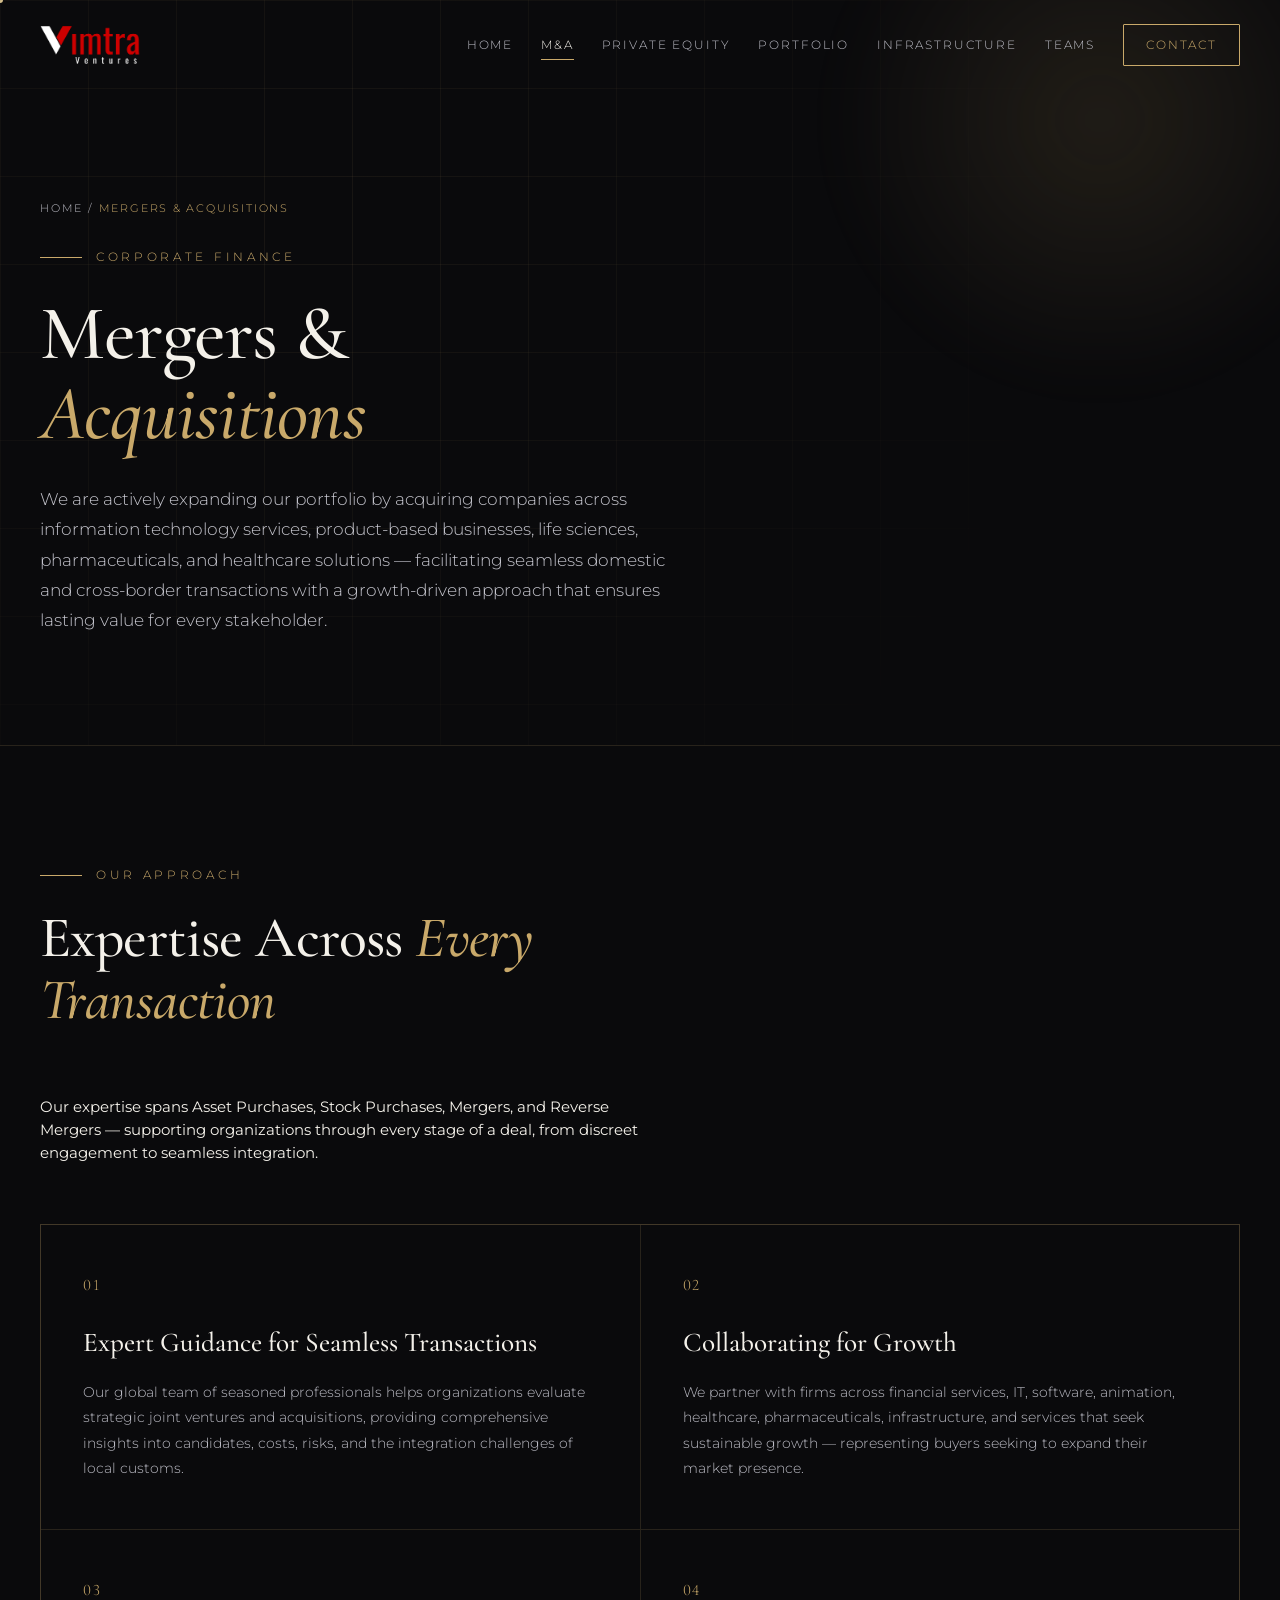
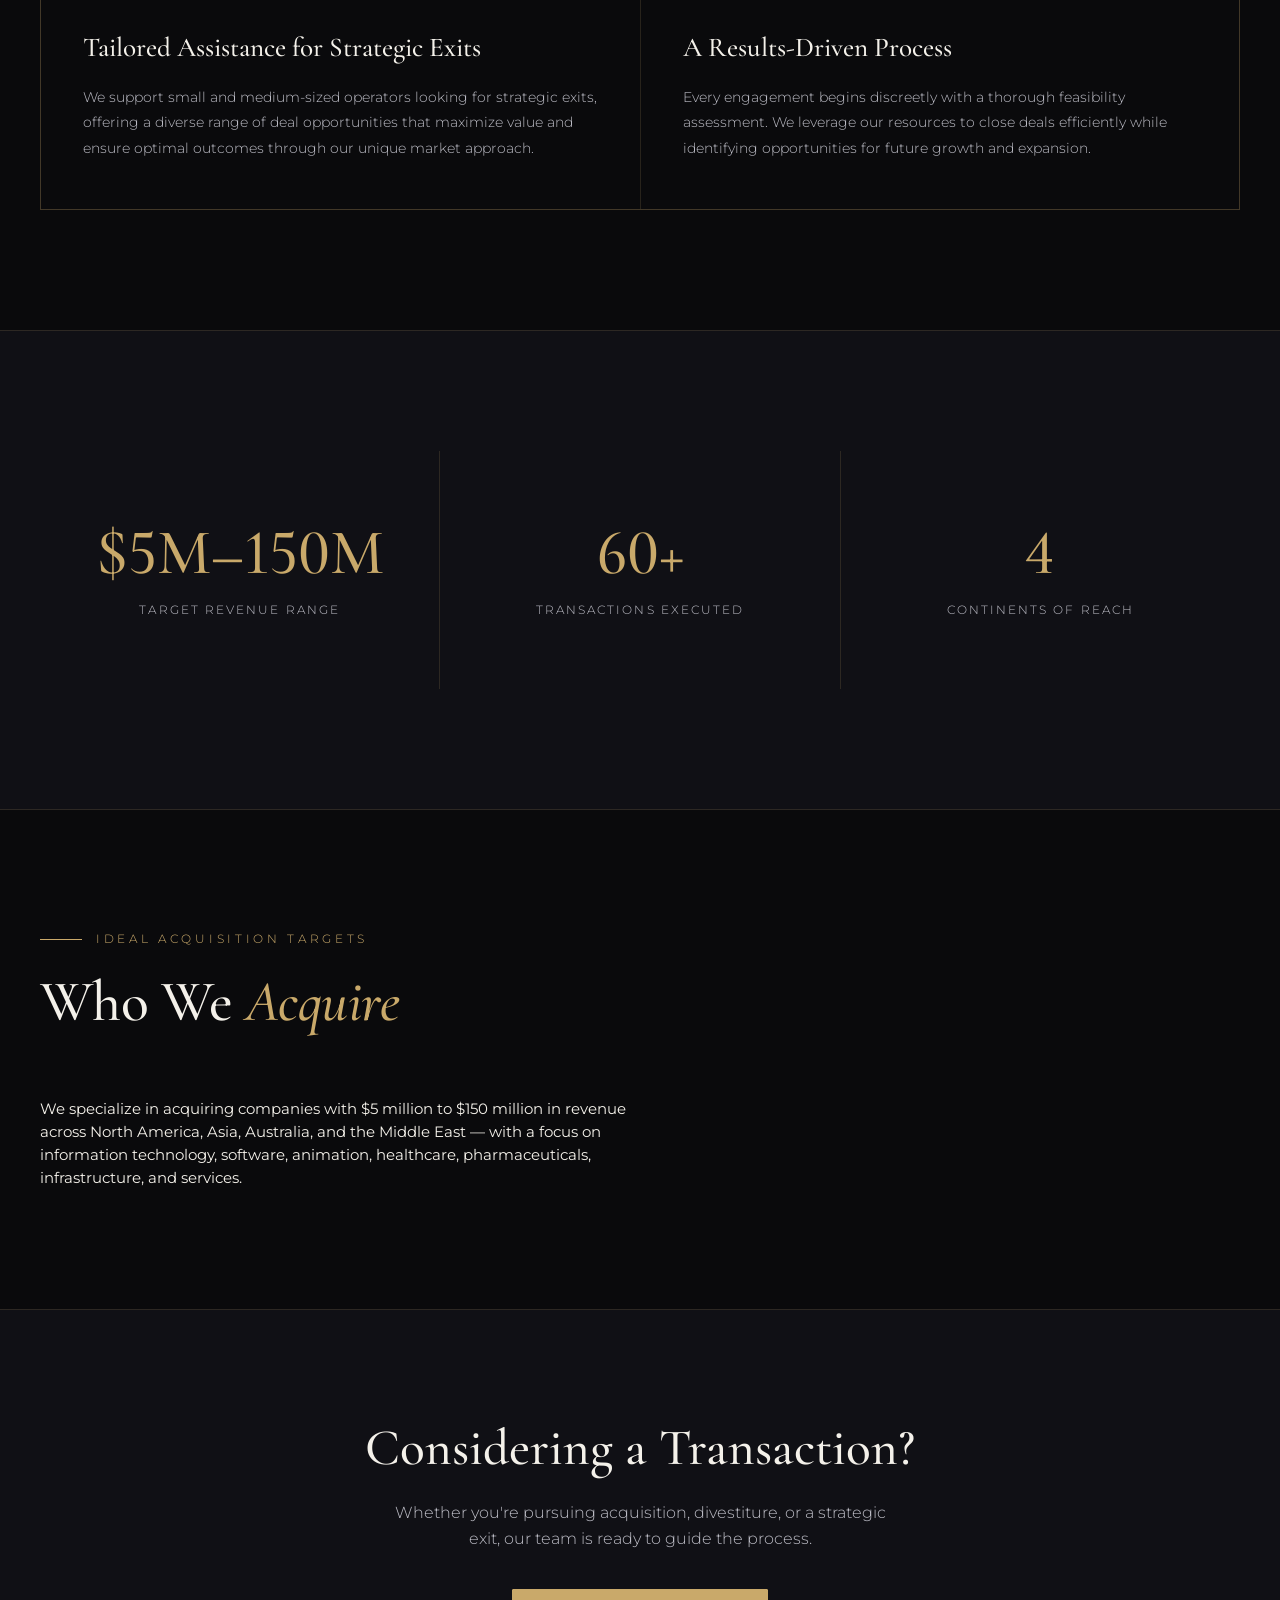
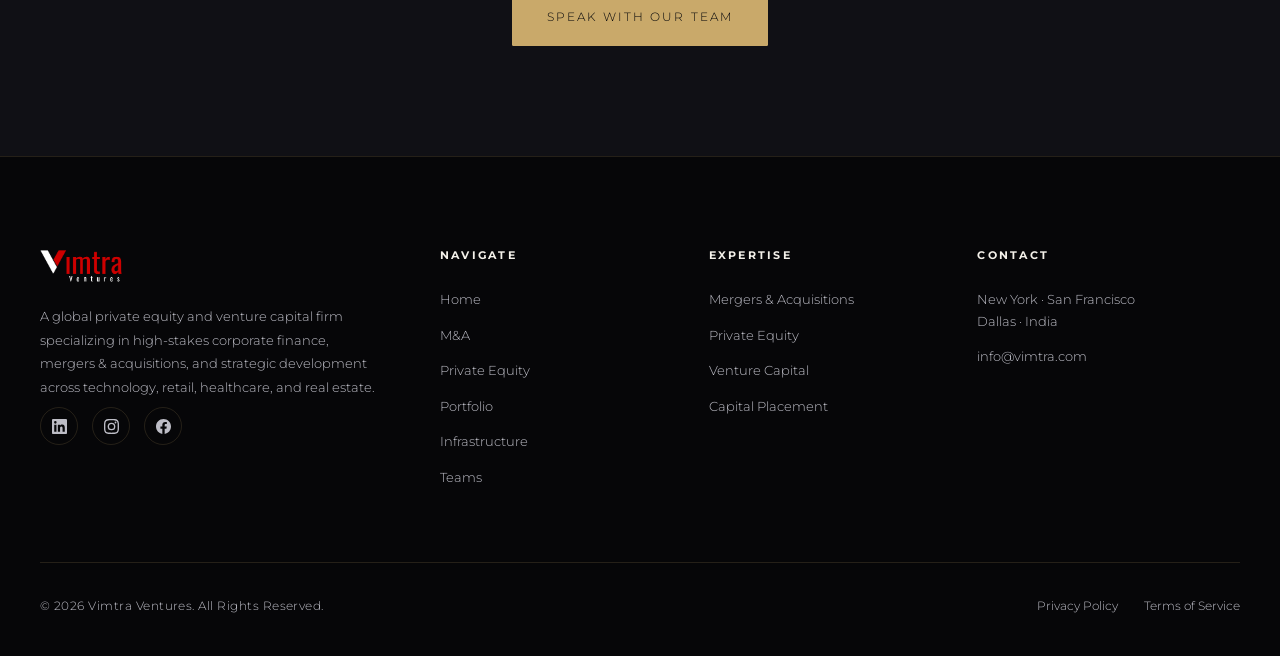
<file: mergers-acquisitions.html>
<!DOCTYPE html>
<html lang="en">
<head>
<meta charset="UTF-8">
<meta name="viewport" content="width=device-width, initial-scale=1.0">
<title>Mergers &amp; Acquisitions Advisory | Vimtra Ventures</title>
<meta name="description" content="Vimtra Ventures offers expert M&A advisory for domestic and cross-border transactions. We specialize in strategic acquisitions, divestitures, and seamless integrations.">
<meta property="og:title" content="Mergers &amp; Acquisitions Advisory | Vimtra Ventures">
<meta property="og:description" content="Expert M&A advisory for domestic and cross-border transactions — acquisitions, divestitures, and seamless integrations.">
<meta property="og:type" content="website">
<meta name="twitter:card" content="summary_large_image">
<link rel="icon" href="images/favicon.png" type="image/png">
<link rel="stylesheet" href="styles.css">
<noscript><style>.reveal{opacity:1;transform:none}</style></noscript>
</head>
<body>
<a class="skip-link" href="#main">Skip to main content</a>
<div class="cursor-dot" aria-hidden="true"></div>
<div class="cursor-ring" aria-hidden="true"></div>

<nav id="nav" aria-label="Main navigation"><div class="wrap">
  <a href="index.html" class="brand" aria-label="Vimtra Ventures home"><img src="images/logowhite.png" alt="Vimtra Ventures"></a>
  <div class="menu" id="menu">
    <a href="index.html">Home</a>
    <a href="mergers-acquisitions.html" class="active">M&amp;A</a>
    <a href="private-equity.html">Private Equity</a>
    <a href="portfolio.html">Portfolio</a>
    <a href="infrastructure.html">Infrastructure</a>
    <a href="teams.html">Teams</a>
    <a href="contact.html" class="nav-cta">Contact</a>
  </div>
  <button class="burger" id="burger" aria-label="Toggle navigation" aria-expanded="false"><span></span><span></span><span></span></button>
</div></nav>

<main id="main">

<header class="page-hero">
  <div class="hero-grid" aria-hidden="true"></div><div class="glow" aria-hidden="true"></div>
  <div class="wrap">
    <div class="crumbs reveal"><a href="index.html">Home</a> / <span>Mergers &amp; Acquisitions</span></div>
    <div class="eyebrow reveal">Corporate Finance</div>
    <h1 class="reveal" style="transition-delay:.1s">Mergers &amp; <em>Acquisitions</em></h1>
    <p class="intro reveal" style="transition-delay:.2s">We are actively expanding our portfolio by acquiring companies across information technology services, product-based businesses, life sciences, pharmaceuticals, and healthcare solutions — facilitating seamless domestic and cross-border transactions with a growth-driven approach that ensures lasting value for every stakeholder.</p>
  </div>
</header>

<section>
  <div class="wrap">
    <div class="sec-head reveal"><div class="eyebrow">Our Approach</div><h2>Expertise Across <em>Every Transaction</em></h2></div>
    <p class="lead reveal" style="margin-bottom:60px">Our expertise spans Asset Purchases, Stock Purchases, Mergers, and Reverse Mergers — supporting organizations through every stage of a deal, from discreet engagement to seamless integration.</p>
    <div class="feature-grid">
      <div class="feature-card reveal"><div class="idx">01</div><h3>Expert Guidance for Seamless Transactions</h3><p>Our global team of seasoned professionals helps organizations evaluate strategic joint ventures and acquisitions, providing comprehensive insights into candidates, costs, risks, and the integration challenges of local customs.</p></div>
      <div class="feature-card reveal" style="transition-delay:.05s"><div class="idx">02</div><h3>Collaborating for Growth</h3><p>We partner with firms across financial services, IT, software, animation, healthcare, pharmaceuticals, infrastructure, and services that seek sustainable growth — representing buyers seeking to expand their market presence.</p></div>
      <div class="feature-card reveal"><div class="idx">03</div><h3>Tailored Assistance for Strategic Exits</h3><p>We support small and medium-sized operators looking for strategic exits, offering a diverse range of deal opportunities that maximize value and ensure optimal outcomes through our unique market approach.</p></div>
      <div class="feature-card reveal" style="transition-delay:.05s"><div class="idx">04</div><h3>A Results-Driven Process</h3><p>Every engagement begins discreetly with a thorough feasibility assessment. We leverage our resources to close deals efficiently while identifying opportunities for future growth and expansion.</p></div>
    </div>
  </div>
</section>

<section class="stat-band">
  <div class="wrap">
    <div class="stat reveal"><div class="num">$5M–150M</div><div class="lbl">Target Revenue Range</div></div>
    <div class="stat reveal" style="transition-delay:.1s"><div class="num">60+</div><div class="lbl">Transactions Executed</div></div>
    <div class="stat reveal" style="transition-delay:.2s"><div class="num">4</div><div class="lbl">Continents of Reach</div></div>
  </div>
</section>

<section>
  <div class="wrap">
    <div class="sec-head reveal"><div class="eyebrow">Ideal Acquisition Targets</div><h2>Who We <em>Acquire</em></h2></div>
    <p class="lead reveal">We specialize in acquiring companies with $5 million to $150 million in revenue across North America, Asia, Australia, and the Middle East — with a focus on information technology, software, animation, healthcare, pharmaceuticals, infrastructure, and services.</p>
  </div>
</section>

<section class="cta">
  <div class="wrap reveal">
    <h2>Considering a Transaction?</h2>
    <p>Whether you're pursuing acquisition, divestiture, or a strategic exit, our team is ready to guide the process.</p>
    <a href="contact.html" class="btn btn-solid">Speak With Our Team</a>
  </div>
</section>

</main>

<footer><div class="wrap">
  <div class="foot-top">
    <div>
      <div class="foot-brand"><img src="images/logowhite.png" alt="Vimtra Ventures"></div>
      <p class="about">A global private equity and venture capital firm specializing in high-stakes corporate finance, mergers &amp; acquisitions, and strategic development across technology, retail, healthcare, and real estate.</p>
      
      <div class="socials">
        <a href="https://www.linkedin.com/company/vimtra-ventures/" aria-label="Vimtra on LinkedIn">in</a>
        <a href="https://www.instagram.com/vimtra_ventures/" aria-label="Vimtra on Instagram">ig</a>
        <a href="https://www.facebook.com/profile.php?id=100078611386991" aria-label="Vimtra on Facebook">f</a>
      </div>
    </div>
    <div class="foot-col"><h4>Navigate</h4><a href="index.html">Home</a><a href="mergers-acquisitions.html">M&amp;A</a><a href="private-equity.html">Private Equity</a><a href="portfolio.html">Portfolio</a><a href="infrastructure.html">Infrastructure</a><a href="teams.html">Teams</a></div>
    <div class="foot-col"><h4>Expertise</h4><a href="mergers-acquisitions.html">Mergers &amp; Acquisitions</a><a href="private-equity.html">Private Equity</a><a href="private-equity.html">Venture Capital</a><a href="private-equity.html">Capital Placement</a></div>
    <div class="foot-col"><h4>Contact</h4><p class="fp">New York · San Francisco<br>Dallas · India</p><a href="mailto:info@vimtra.com">info@vimtra.com</a></div>
  </div>
  <div class="foot-bottom"><p>© 2026 Vimtra Ventures. All Rights Reserved.</p><div class="links"><a href="privacy-policy.html">Privacy Policy</a><a href="terms.html">Terms of Service</a></div></div>
</div></footer>

<script src="scripts.js"></script>
</body>
</html>
</file>
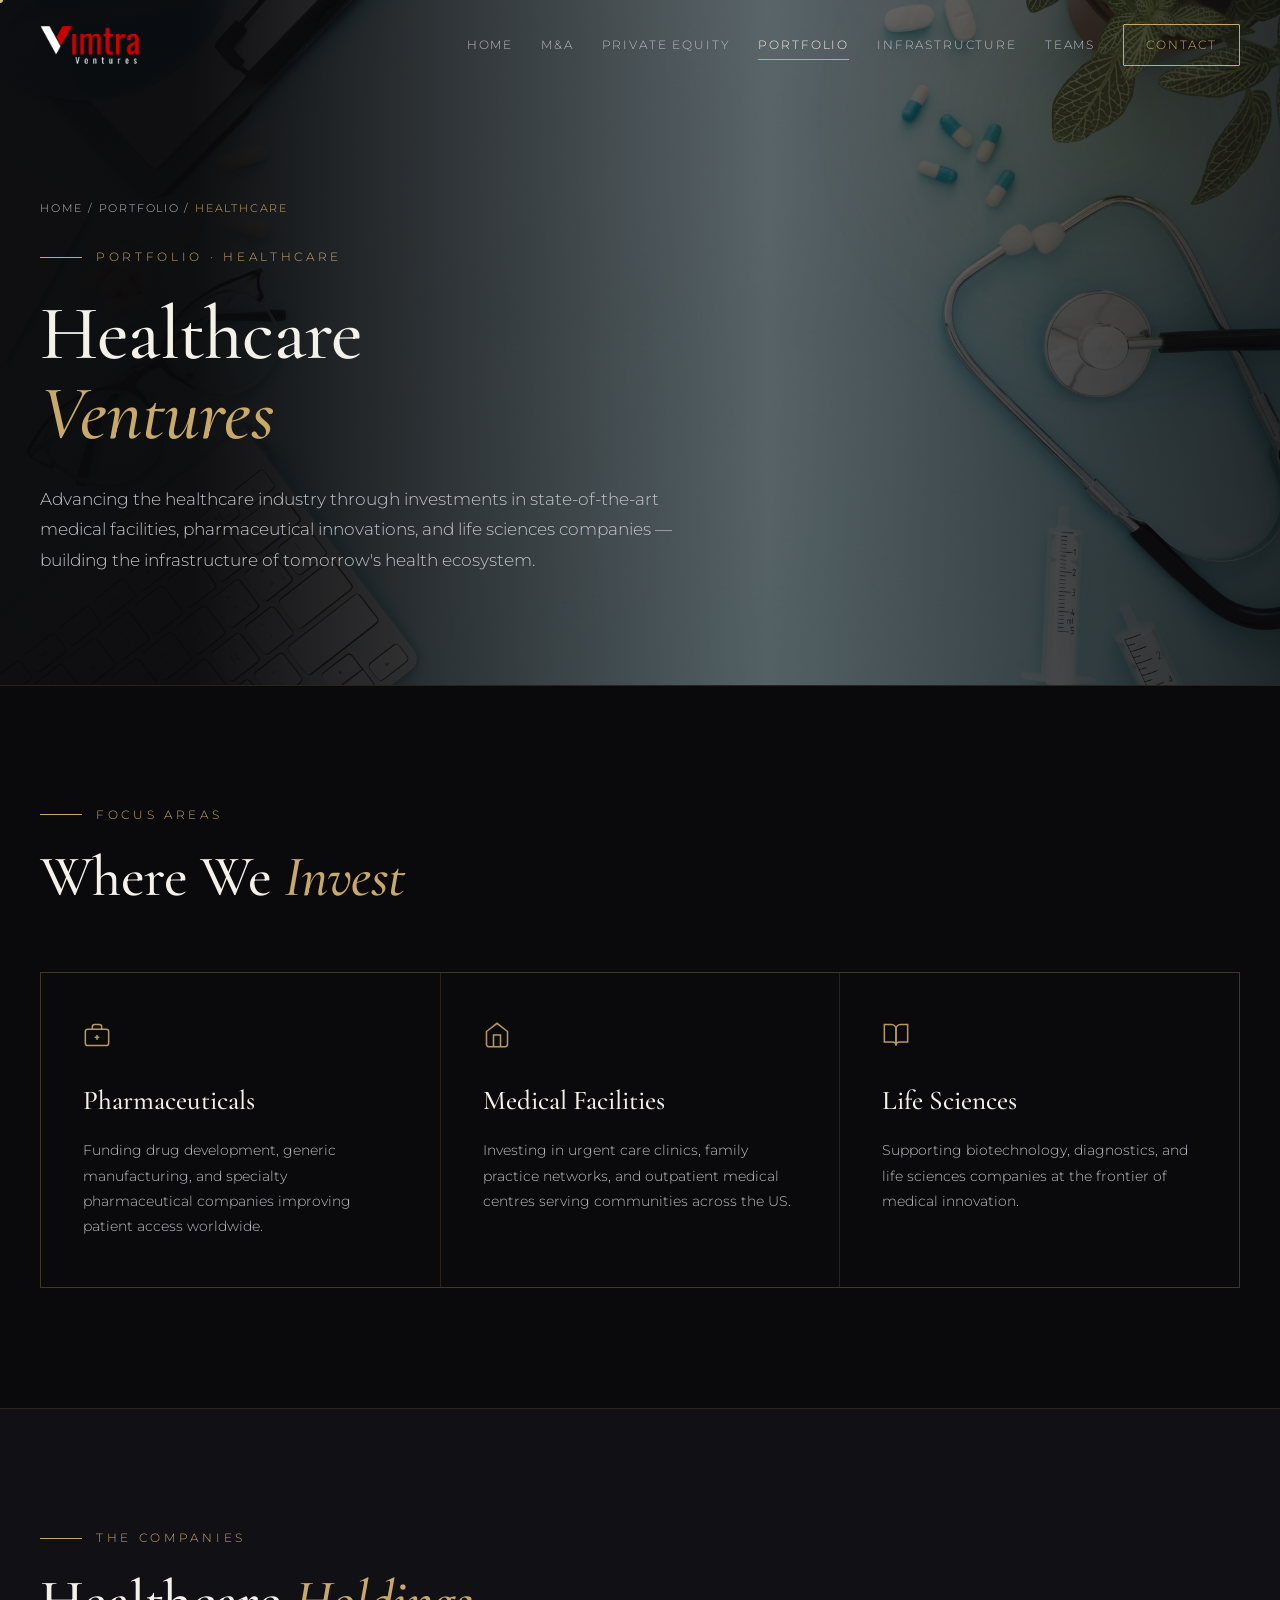
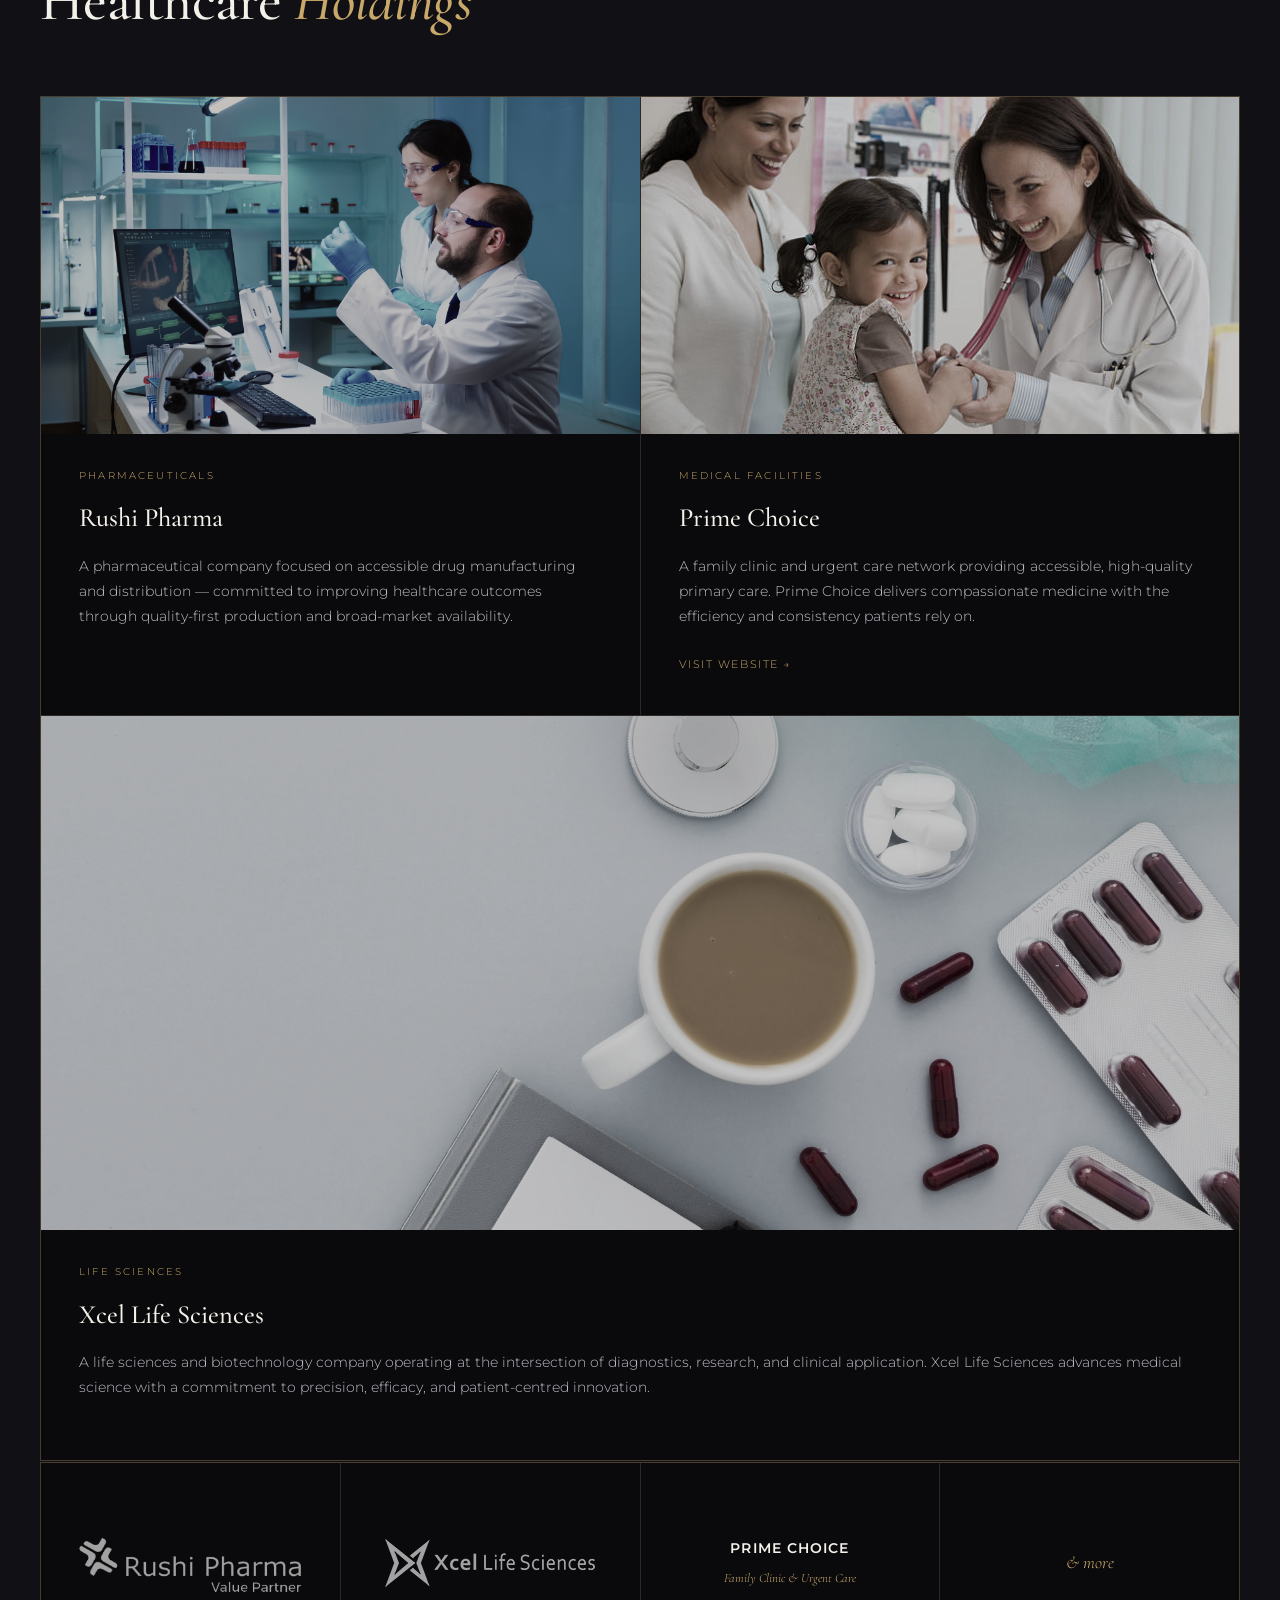
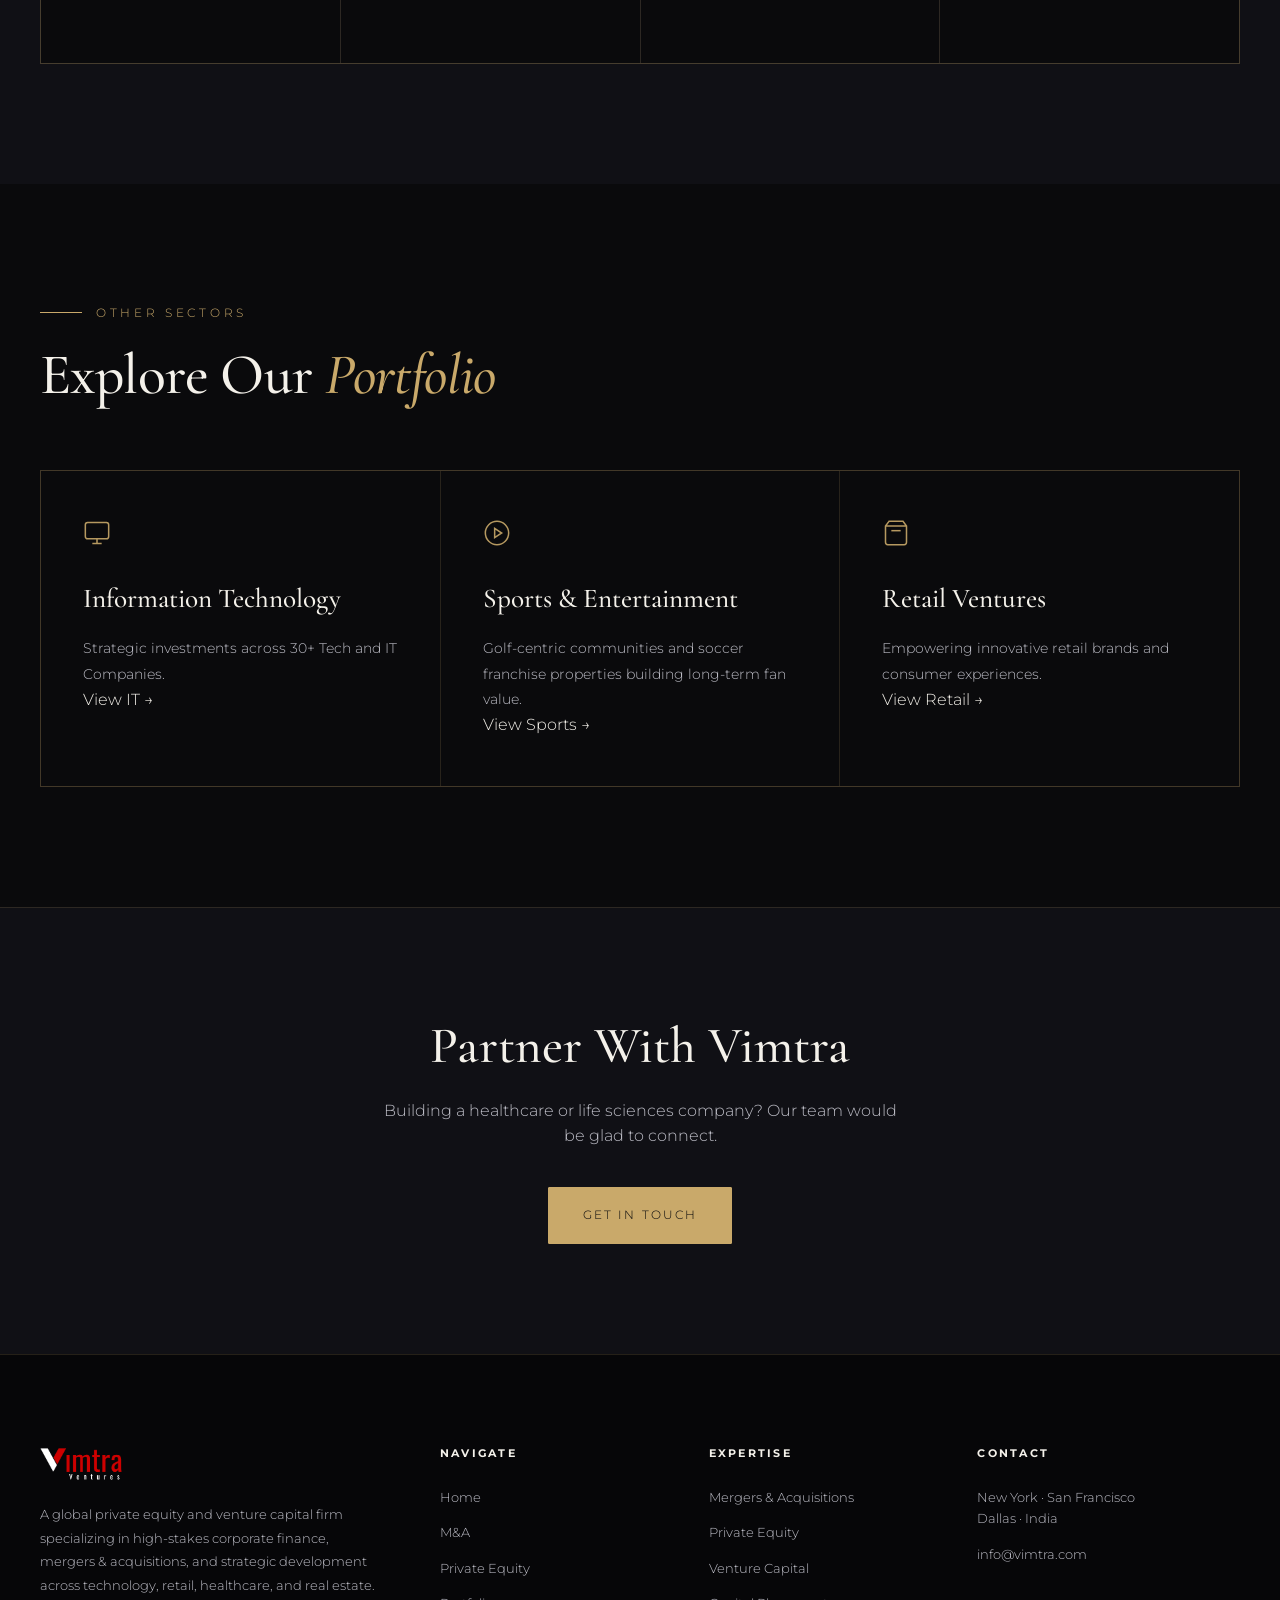
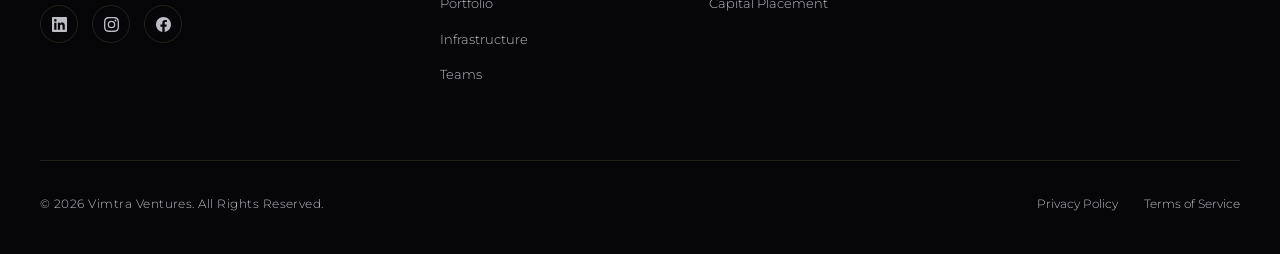
<file: portfolio-healthcare.html>
<!DOCTYPE html>
<html lang="en">
<head>
<meta charset="UTF-8">
<meta name="viewport" content="width=device-width, initial-scale=1.0">
<title>Healthcare Portfolio | Vimtra Ventures</title>
<meta name="description" content="Vimtra Ventures advances healthcare through investments in pharmaceutical innovation, medical facilities, and life sciences companies including Rushi Pharma and Xcel Life Sciences.">
<meta property="og:title" content="Healthcare Portfolio | Vimtra Ventures">
<meta property="og:description" content="Advancing healthcare through investments in pharmaceutical innovation, medical facilities, and life sciences.">
<meta property="og:type" content="website">
<meta name="twitter:card" content="summary_large_image">
<link rel="icon" href="images/favicon.png" type="image/png">
<link rel="stylesheet" href="styles.css">
<noscript><style>.reveal{opacity:1;transform:none}</style></noscript>
</head>
<body>
<a class="skip-link" href="#main">Skip to main content</a>
<div class="cursor-dot" aria-hidden="true"></div>
<div class="cursor-ring" aria-hidden="true"></div>

<nav id="nav" aria-label="Main navigation"><div class="wrap">
  <a href="index.html" class="brand" aria-label="Vimtra Ventures home"><img src="images/logowhite.png" alt="Vimtra Ventures"></a>
  <div class="menu" id="menu">
    <a href="index.html">Home</a>
    <a href="mergers-acquisitions.html">M&amp;A</a>
    <a href="private-equity.html">Private Equity</a>
    <a href="portfolio.html" class="active">Portfolio</a>
    <a href="infrastructure.html">Infrastructure</a>
    <a href="teams.html">Teams</a>
    <a href="contact.html" class="nav-cta">Contact</a>
  </div>
  <button class="burger" id="burger" aria-label="Toggle navigation" aria-expanded="false"><span></span><span></span><span></span></button>
</div></nav>

<main id="main">

<header class="page-hero has-bg" style="--hero-img:url('images/healthcare-portfolio.jpg')">
  <div class="hero-grid" aria-hidden="true"></div><div class="glow" aria-hidden="true"></div>
  <div class="wrap">
    <div class="crumbs reveal"><a href="index.html">Home</a> / <a href="portfolio.html">Portfolio</a> / <span>Healthcare</span></div>
    <div class="eyebrow reveal">Portfolio · Healthcare</div>
    <h1 class="reveal" style="transition-delay:.1s">Healthcare <em>Ventures</em></h1>
    <p class="intro reveal" style="transition-delay:.2s">Advancing the healthcare industry through investments in state-of-the-art medical facilities, pharmaceutical innovations, and life sciences companies — building the infrastructure of tomorrow's health ecosystem.</p>
  </div>
</header>

<section>
  <div class="wrap">
    <div class="sec-head reveal"><div class="eyebrow">Focus Areas</div><h2>Where We <em>Invest</em></h2></div>
    <div class="three">
      <div class="feature-card reveal">
        <span class="fc-icon"><svg xmlns="http://www.w3.org/2000/svg" viewBox="0 0 24 24"><path d="M20 7H4a2 2 0 00-2 2v10a2 2 0 002 2h16a2 2 0 002-2V9a2 2 0 00-2-2z"/><path d="M16 7V5a2 2 0 00-2-2h-4a2 2 0 00-2 2v2"/><line x1="12" y1="12" x2="12" y2="16"/><line x1="10" y1="14" x2="14" y2="14"/></svg></span>
        <h3>Pharmaceuticals</h3>
        <p>Funding drug development, generic manufacturing, and specialty pharmaceutical companies improving patient access worldwide.</p>
      </div>
      <div class="feature-card reveal" style="transition-delay:.05s">
        <span class="fc-icon"><svg xmlns="http://www.w3.org/2000/svg" viewBox="0 0 24 24"><path d="M3 9l9-7 9 7v11a2 2 0 01-2 2H5a2 2 0 01-2-2z"/><polyline points="9 22 9 12 15 12 15 22"/></svg></span>
        <h3>Medical Facilities</h3>
        <p>Investing in urgent care clinics, family practice networks, and outpatient medical centres serving communities across the US.</p>
      </div>
      <div class="feature-card reveal" style="transition-delay:.1s">
        <span class="fc-icon"><svg xmlns="http://www.w3.org/2000/svg" viewBox="0 0 24 24"><path d="M2 3h6a4 4 0 014 4v14a3 3 0 00-3-3H2z"/><path d="M22 3h-6a4 4 0 00-4 4v14a3 3 0 013-3h7z"/></svg></span>
        <h3>Life Sciences</h3>
        <p>Supporting biotechnology, diagnostics, and life sciences companies at the frontier of medical innovation.</p>
      </div>
    </div>
  </div>
</section>

<section style="background:var(--obsidian-2);border-top:1px solid var(--line)">
  <div class="wrap">
    <div class="sec-head reveal"><div class="eyebrow">The Companies</div><h2>Healthcare <em>Holdings</em></h2></div>
    <div class="showcase-grid">
      <div class="showcase-card reveal">
        <div class="sc-img"><img src="images/rushi-pharma.jpg" alt="Rushi Pharma"></div>
        <div class="sc-body">
          <div class="sc-tag">Pharmaceuticals</div>
          <h3>Rushi Pharma</h3>
          <p>A pharmaceutical company focused on accessible drug manufacturing and distribution — committed to improving healthcare outcomes through quality-first production and broad-market availability.</p>
        </div>
      </div>
      <div class="showcase-card reveal">
        <div class="sc-img"><img src="images/Prime-choice.jpg" alt="Prime Choice Family Clinic &amp; Urgent Care"></div>
        <div class="sc-body">
          <div class="sc-tag">Medical Facilities</div>
          <h3>Prime Choice</h3>
          <p>A family clinic and urgent care network providing accessible, high-quality primary care. Prime Choice delivers compassionate medicine with the efficiency and consistency patients rely on.</p>
          <a class="sc-more" href="https://primechoiceurgent.com/" target="_blank" rel="noopener">Visit Website →</a>
        </div>
      </div>
      <div class="showcase-card full reveal">
        <div class="sc-img"><img src="images/clipboard-medical-desk.jpg" alt="Life Sciences &amp; Healthcare"></div>
        <div class="sc-body">
          <div class="sc-tag">Life Sciences</div>
          <h3>Xcel Life Sciences</h3>
          <p>A life sciences and biotechnology company operating at the intersection of diagnostics, research, and clinical application. Xcel Life Sciences advances medical science with a commitment to precision, efficacy, and patient-centred innovation.</p>
        </div>
      </div>
    </div>

    <div class="logo-grid" style="margin-top:1px">
      <div class="logo-cell reveal"><img src="images/portfolio/rushi-pharma.png" alt="Rushi Pharma"></div>
      <div class="logo-cell reveal"><img src="images/portfolio/Xcel-life-sciences.png" alt="Xcel Life Sciences"></div>
      <div class="logo-cell reveal" style="display:flex;align-items:center;justify-content:center;flex-direction:column;gap:8px">
        <div style="font-family:var(--sans);font-weight:600;color:var(--ivory);letter-spacing:.08em;font-size:.85rem;text-align:center">PRIME CHOICE</div>
        <div style="font-family:var(--serif);font-style:italic;color:var(--gold);font-size:.8rem;text-align:center">Family Clinic &amp; Urgent Care</div>
      </div>
      <div class="logo-cell reveal" style="display:flex;align-items:center;justify-content:center"><span style="font-family:var(--serif);font-style:italic;color:var(--gold);font-size:1.1rem">&amp; more</span></div>
    </div>
  </div>
</section>

<section>
  <div class="wrap">
    <div class="sec-head reveal"><div class="eyebrow">Other Sectors</div><h2>Explore Our <em>Portfolio</em></h2></div>
    <div class="three">
      <div class="feature-card reveal">
        <span class="fc-icon"><svg xmlns="http://www.w3.org/2000/svg" viewBox="0 0 24 24"><rect x="2" y="3" width="20" height="14" rx="2"/><path d="M8 21h8M12 17v4"/></svg></span>
        <h3>Information Technology</h3>
        <p>Strategic investments across 30+ Tech and IT Companies.</p>
        <a class="more" href="portfolio-it.html">View IT →</a>
      </div>
      <div class="feature-card reveal" style="transition-delay:.05s">
        <span class="fc-icon"><svg xmlns="http://www.w3.org/2000/svg" viewBox="0 0 24 24"><circle cx="12" cy="12" r="10"/><polygon points="10 8 16 12 10 16 10 8"/></svg></span>
        <h3>Sports &amp; Entertainment</h3>
        <p>Golf-centric communities and soccer franchise properties building long-term fan value.</p>
        <a class="more" href="portfolio-sports.html">View Sports →</a>
      </div>
      <div class="feature-card reveal" style="transition-delay:.1s">
        <span class="fc-icon"><svg xmlns="http://www.w3.org/2000/svg" viewBox="0 0 24 24"><path d="M6 2L3 6v14a2 2 0 002 2h14a2 2 0 002-2V6l-3-4zM3 6h18"/><line x1="16" y1="10" x2="8" y2="10"/></svg></span>
        <h3>Retail Ventures</h3>
        <p>Empowering innovative retail brands and consumer experiences.</p>
        <a class="more" href="portfolio-retail.html">View Retail →</a>
      </div>
    </div>
  </div>
</section>

<section class="cta">
  <div class="wrap reveal">
    <h2>Partner With Vimtra</h2>
    <p>Building a healthcare or life sciences company? Our team would be glad to connect.</p>
    <a href="contact.html" class="btn btn-solid">Get In Touch</a>
  </div>
</section>

</main>

<footer><div class="wrap">
  <div class="foot-top">
    <div>
      <div class="foot-brand"><img src="images/logowhite.png" alt="Vimtra Ventures"></div>
      <p class="about">A global private equity and venture capital firm specializing in high-stakes corporate finance, mergers &amp; acquisitions, and strategic development across technology, retail, healthcare, and real estate.</p>
      
      <div class="socials">
        <a href="https://www.linkedin.com/company/vimtra-ventures/" aria-label="Vimtra on LinkedIn">in</a>
        <a href="https://www.instagram.com/vimtra_ventures/" aria-label="Vimtra on Instagram">ig</a>
        <a href="https://www.facebook.com/profile.php?id=100078611386991" aria-label="Vimtra on Facebook">f</a>
      </div>
    </div>
    <div class="foot-col"><h4>Navigate</h4><a href="index.html">Home</a><a href="mergers-acquisitions.html">M&amp;A</a><a href="private-equity.html">Private Equity</a><a href="portfolio.html">Portfolio</a><a href="infrastructure.html">Infrastructure</a><a href="teams.html">Teams</a></div>
    <div class="foot-col"><h4>Expertise</h4><a href="mergers-acquisitions.html">Mergers &amp; Acquisitions</a><a href="private-equity.html">Private Equity</a><a href="private-equity.html">Venture Capital</a><a href="private-equity.html">Capital Placement</a></div>
    <div class="foot-col"><h4>Contact</h4><p class="fp">New York · San Francisco<br>Dallas · India</p><a href="mailto:info@vimtra.com">info@vimtra.com</a></div>
  </div>
  <div class="foot-bottom"><p>© 2026 Vimtra Ventures. All Rights Reserved.</p><div class="links"><a href="privacy-policy.html">Privacy Policy</a><a href="terms.html">Terms of Service</a></div></div>
</div></footer>

<script src="scripts.js"></script>
</body>
</html>
</file>
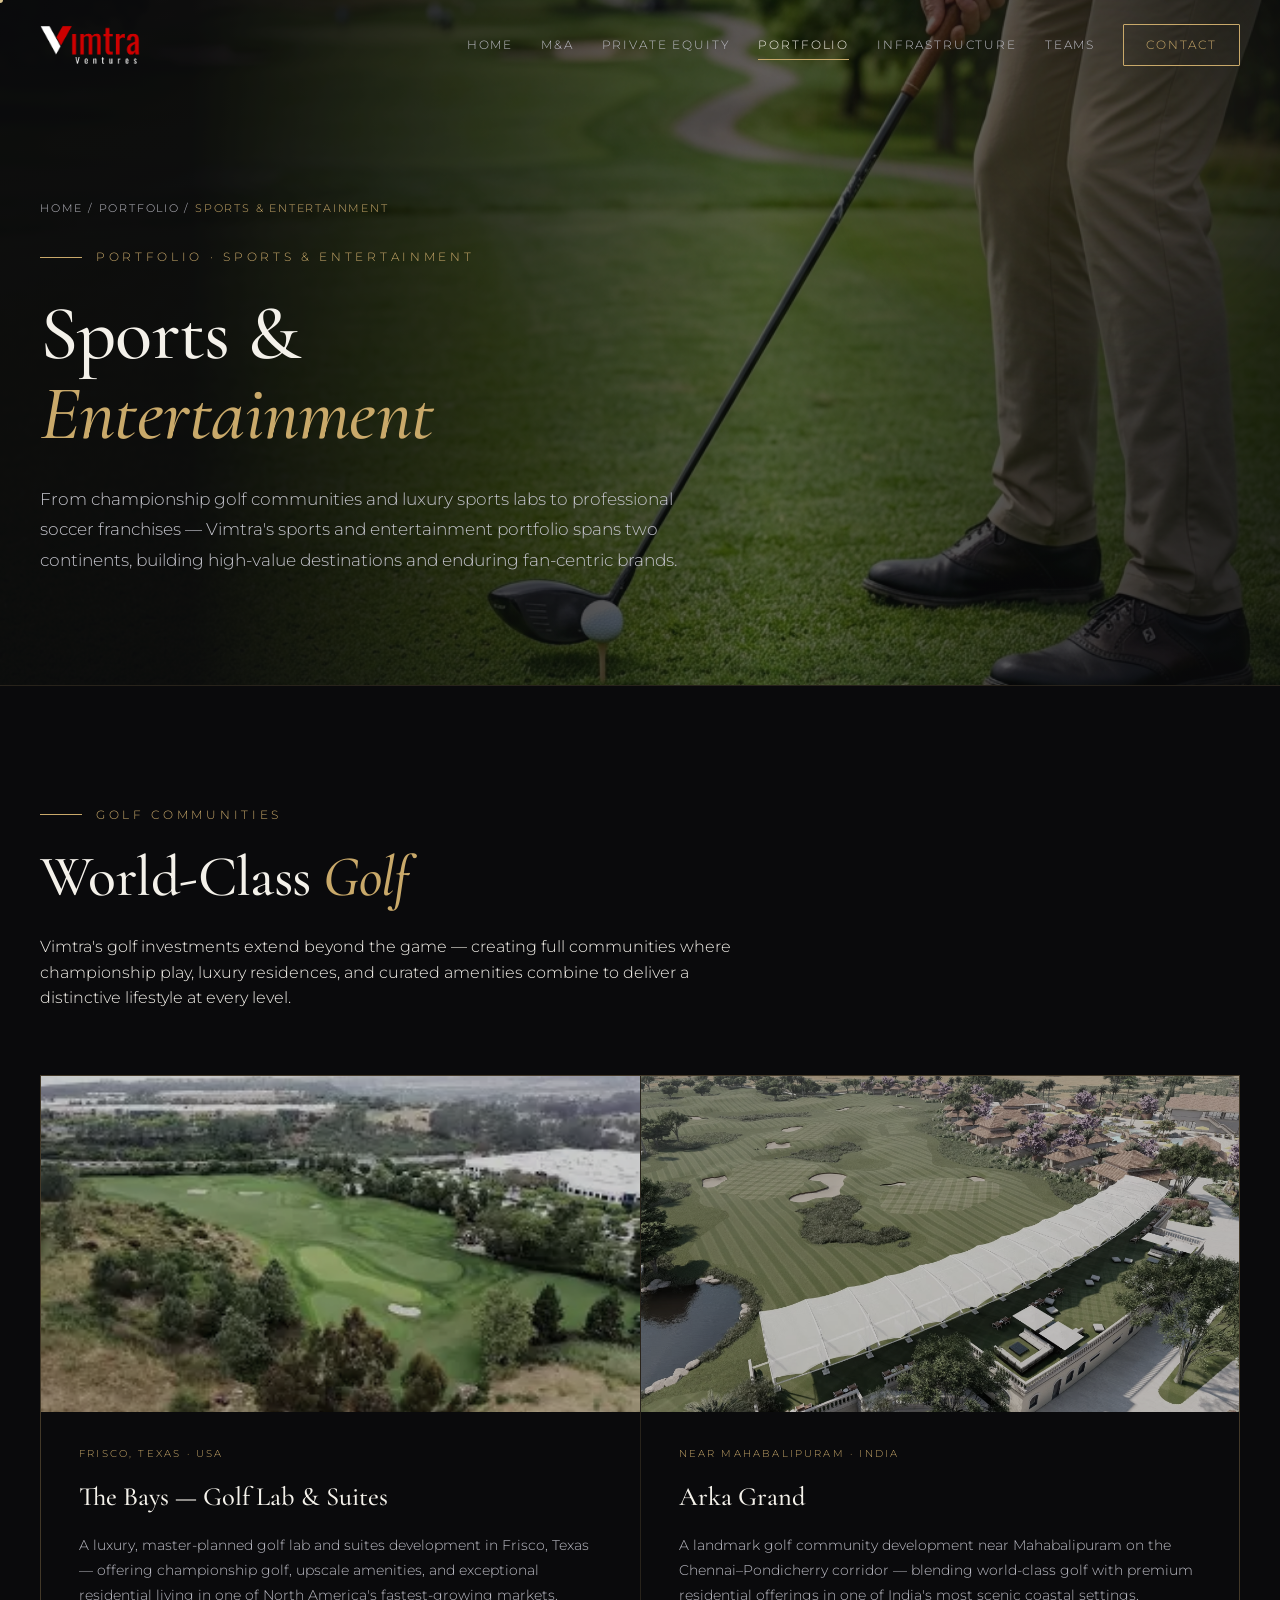
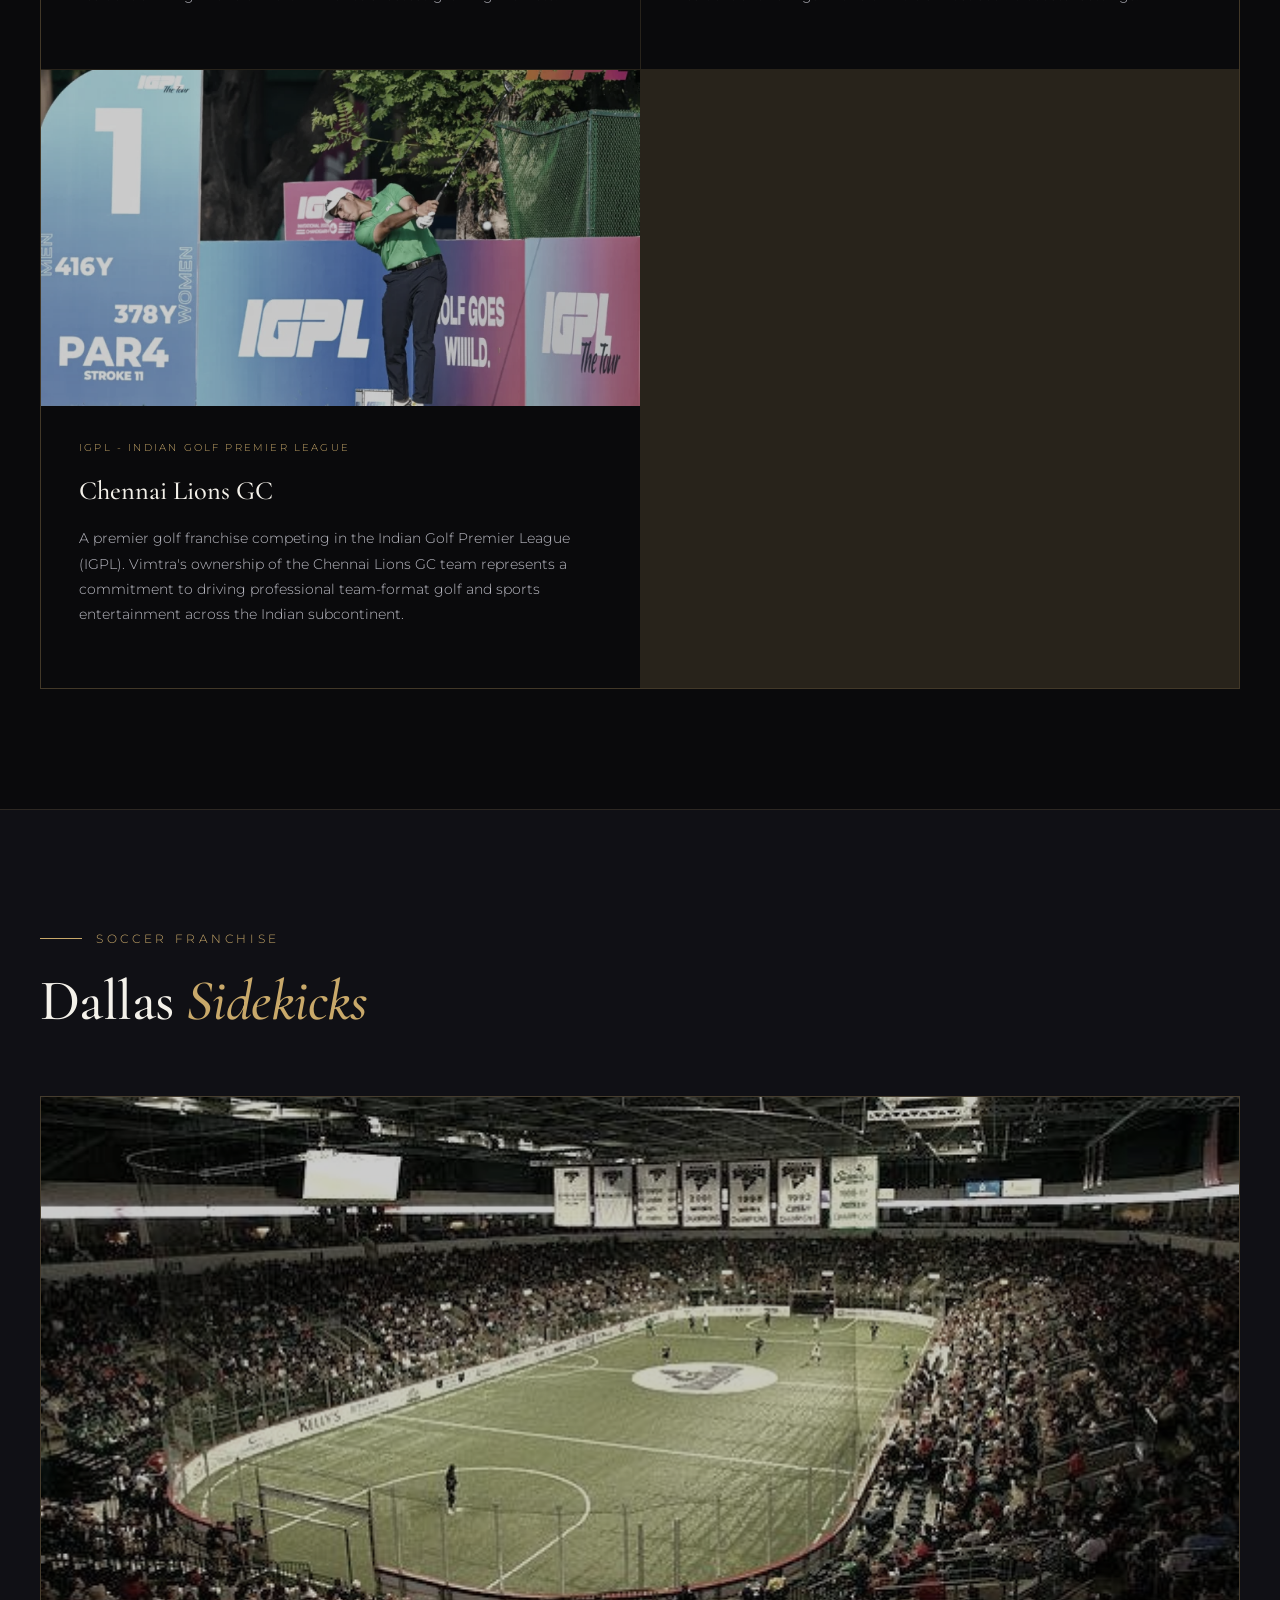
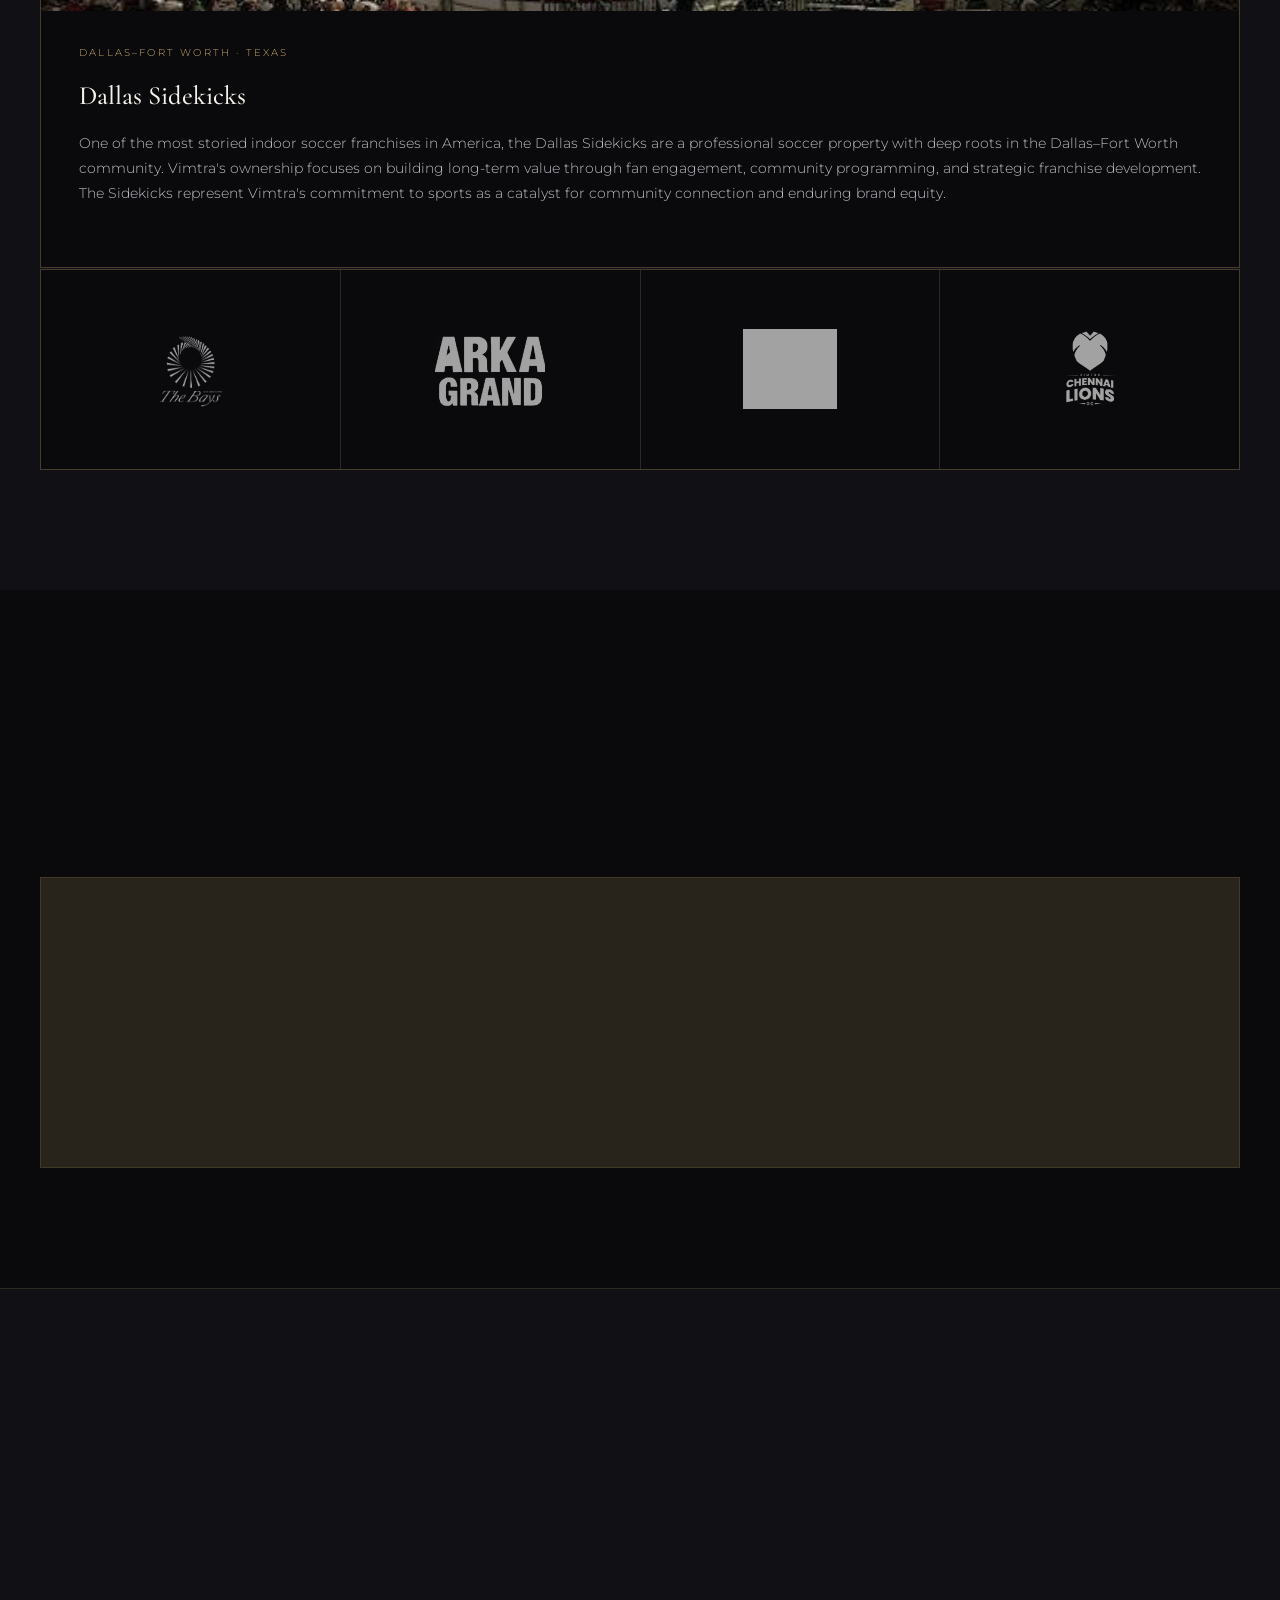
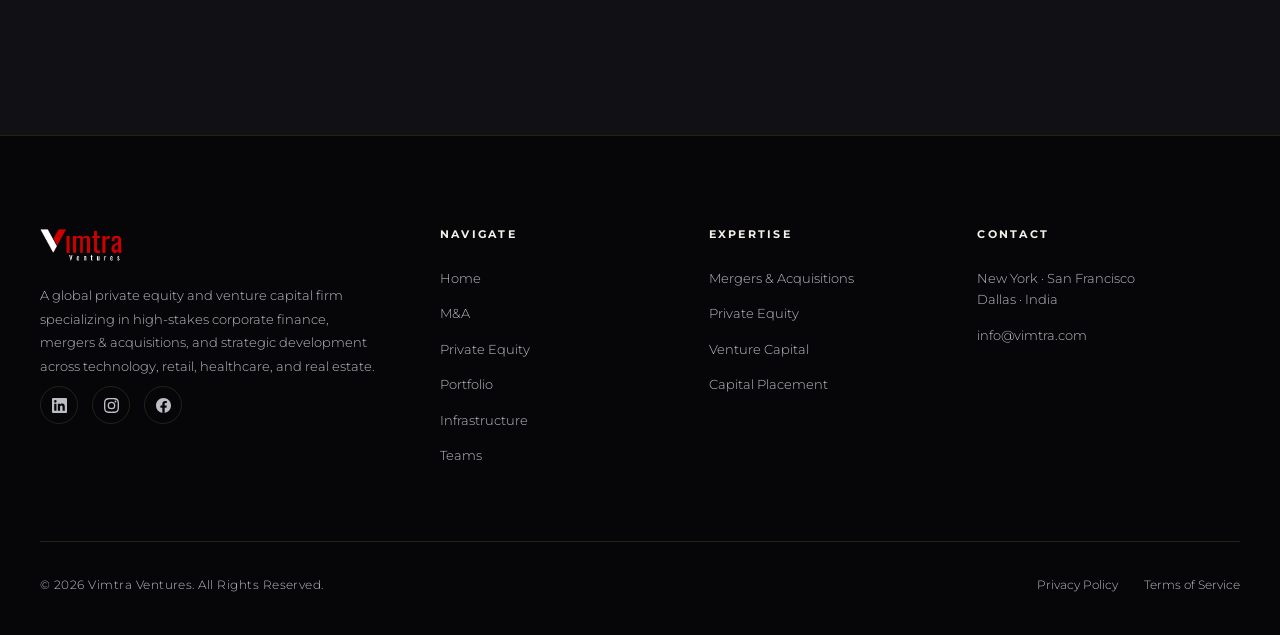
<file: portfolio-sports.html>
<!DOCTYPE html>
<html lang="en">
<head>
<meta charset="UTF-8">
<meta name="viewport" content="width=device-width, initial-scale=1.0">
<title>Sports &amp; Entertainment Portfolio | Vimtra Ventures</title>
<meta name="description" content="Vimtra Ventures invests in sports franchises and entertainment properties including Dallas Sidekicks, The Bays Golf Lab, Arka Grand, and the Indian Golf Premier League.">
<meta property="og:title" content="Sports &amp; Entertainment Portfolio | Vimtra Ventures">
<meta property="og:description" content="Golf-centric communities, soccer franchises, and entertainment properties building long-term value.">
<meta property="og:type" content="website">
<meta name="twitter:card" content="summary_large_image">
<link rel="icon" href="images/favicon.png" type="image/png">
<link rel="stylesheet" href="styles.css">
<noscript><style>.reveal{opacity:1;transform:none}</style></noscript>
</head>
<body>
<a class="skip-link" href="#main">Skip to main content</a>
<div class="cursor-dot" aria-hidden="true"></div>
<div class="cursor-ring" aria-hidden="true"></div>

<nav id="nav" aria-label="Main navigation"><div class="wrap">
  <a href="index.html" class="brand" aria-label="Vimtra Ventures home"><img src="images/logowhite.png" alt="Vimtra Ventures"></a>
  <div class="menu" id="menu">
    <a href="index.html">Home</a>
    <a href="mergers-acquisitions.html">M&amp;A</a>
    <a href="private-equity.html">Private Equity</a>
    <a href="portfolio.html" class="active">Portfolio</a>
    <a href="infrastructure.html">Infrastructure</a>
    <a href="teams.html">Teams</a>
    <a href="contact.html" class="nav-cta">Contact</a>
  </div>
  <button class="burger" id="burger" aria-label="Toggle navigation" aria-expanded="false"><span></span><span></span><span></span></button>
</div></nav>

<main id="main">

<header class="page-hero has-bg" style="--hero-img:url('images/sports_golf_hero.png')">
  <div class="hero-grid" aria-hidden="true"></div><div class="glow" aria-hidden="true"></div>
  <div class="wrap">
    <div class="crumbs reveal"><a href="index.html">Home</a> / <a href="portfolio.html">Portfolio</a> / <span>Sports &amp; Entertainment</span></div>
    <div class="eyebrow reveal">Portfolio · Sports &amp; Entertainment</div>
    <h1 class="reveal" style="transition-delay:.1s">Sports &amp; <em>Entertainment</em></h1>
    <p class="intro reveal" style="transition-delay:.2s">From championship golf communities and luxury sports labs to professional soccer franchises — Vimtra's sports and entertainment portfolio spans two continents, building high-value destinations and enduring fan-centric brands.</p>
  </div>
</header>

<section>
  <div class="wrap">
    <div class="sec-head reveal"><div class="eyebrow">Golf Communities</div><h2>World-Class <em>Golf</em></h2> <br> <p>Vimtra's golf investments extend beyond the game — creating full communities where championship play, luxury residences, and curated amenities combine to deliver a distinctive lifestyle at every level.</p></div>
    <div class="showcase-grid">
      <div class="showcase-card reveal">
        <div class="sc-img"><img src="images/The-Bays.webp" alt="The Bays Golf Lab and Suites, Frisco Texas"></div>
        <div class="sc-body">
          <div class="sc-tag">Frisco, Texas · USA</div>
          <h3>The Bays — Golf Lab &amp; Suites</h3>
          <p>A luxury, master-planned golf lab and suites development in Frisco, Texas — offering championship golf, upscale amenities, and exceptional residential living in one of North America's fastest-growing markets.</p>
        </div>
      </div>
      <div class="showcase-card reveal">
        <div class="sc-img"><img src="images/arka-grand.png" alt="Arka Grand Golf Community near Mahabalipuram India"></div>
        <div class="sc-body">
          <div class="sc-tag">Near Mahabalipuram · India</div>
          <h3>Arka Grand</h3>
          <p>A landmark golf community development near Mahabalipuram on the Chennai–Pondicherry corridor — blending world-class golf with premium residential offerings in one of India's most scenic coastal settings.</p>
        </div>
      </div>
      <div class="showcase-card reveal">
        <div class="sc-img"><img src="images/igpl.webp" alt="Chennai Lions GC"></div>
        <div class="sc-body">
          <div class="sc-tag">IGPL - Indian Golf Premier League</div>
          <h3>Chennai Lions GC</h3>
          <p>A premier golf franchise competing in the Indian Golf Premier League (IGPL). Vimtra's ownership of the Chennai Lions GC team represents a commitment to driving professional team-format golf and sports entertainment across the Indian subcontinent.</p>
        </div>
      </div>
      <!-- <div class="showcase-card reveal">
        <div class="sc-img"><img src="images/golf-communities.jpg" alt="Golf Communities"></div>
        <div class="sc-body">
          <div class="sc-tag">Lifestyle · Real Estate</div>
          <h3>Golf-Centric Communities</h3>
          <p>Vimtra's golf investments extend beyond the game — creating full communities where championship play, luxury residences, and curated amenities combine to deliver a distinctive lifestyle at every level.</p>
        </div>
      </div> -->
    </div>
  </div>
</section>

<section style="background:var(--obsidian-2);border-top:1px solid var(--line)">
  <div class="wrap">
    <div class="sec-head reveal"><div class="eyebrow">Soccer Franchise</div><h2>Dallas <em>Sidekicks</em></h2></div>
    <div class="showcase-grid">
      <div class="showcase-card full reveal">
        <div class="sc-img"><img src="images/Dallas Sidekicks.jpg" alt="Dallas Sidekicks Professional Soccer"></div>
        <div class="sc-body">
          <div class="sc-tag">Dallas–Fort Worth · Texas</div>
          <h3>Dallas Sidekicks</h3>
          <p>One of the most storied indoor soccer franchises in America, the Dallas Sidekicks are a professional soccer property with deep roots in the Dallas–Fort Worth community. Vimtra's ownership focuses on building long-term value through fan engagement, community programming, and strategic franchise development. The Sidekicks represent Vimtra's commitment to sports as a catalyst for community connection and enduring brand equity.</p>
        </div>
      </div>
    </div>
    <div class="logo-grid" style="margin-top:1px">
      <div class="logo-cell reveal"><img src="images/portfolio/The-Bays-Logo.png" alt="The Bays Golf Lab &amp; Suites"></div>
      <div class="logo-cell reveal"><img src="images/portfolio/arkagrand.avif" alt="Arka Grand"></div>
      <div class="logo-cell reveal"><img src="images/portfolio/DALLAS SIDEKICKS.png" alt="Dallas Sidekicks"></div>
      <div class="logo-cell reveal"><img src="images/portfolio/vimtra-lions-chennai-gc.png" alt="Chennai Lions GC"></div>
      <!-- <div class="logo-cell reveal" style="display:flex;align-items:center;justify-content:center;flex-direction:column;gap:6px">
        <div style="font-family:var(--sans);font-weight:700;color:var(--gold);letter-spacing:.12em;font-size:.9rem;text-align:center">Chennai Lions GC</div>
        <div style="font-family:var(--serif);font-style:italic;color:var(--gold);font-size:.75rem;text-align:center">IGPL - Indian Golf Premier League</div>
      </div> -->
    </div>
  </div>
</section>

<section>
  <div class="wrap">
    <div class="sec-head reveal"><div class="eyebrow">Other Sectors</div><h2>Explore Our <em>Portfolio</em></h2></div>
    <div class="three">
      <div class="feature-card reveal">
        <span class="fc-icon"><svg xmlns="http://www.w3.org/2000/svg" viewBox="0 0 24 24"><rect x="2" y="3" width="20" height="14" rx="2"/><path d="M8 21h8M12 17v4"/></svg></span>
        <h3>Information Technology</h3>
        <p>Strategic investments across 30+ Tech and IT Companies.</p>
        <a class="more" href="portfolio-it.html">View IT →</a>
      </div>
      <div class="feature-card reveal" style="transition-delay:.05s">
        <span class="fc-icon"><svg xmlns="http://www.w3.org/2000/svg" viewBox="0 0 24 24"><path d="M20 7H4a2 2 0 00-2 2v10a2 2 0 002 2h16a2 2 0 002-2V9a2 2 0 00-2-2z"/><path d="M16 7V5a2 2 0 00-2-2h-4a2 2 0 00-2 2v2"/><line x1="12" y1="12" x2="12" y2="16"/><line x1="10" y1="14" x2="14" y2="14"/></svg></span>
        <h3>Healthcare</h3>
        <p>Pharmaceutical innovation, urgent care networks, and life sciences investments.</p>
        <a class="more" href="portfolio-healthcare.html">View Healthcare →</a>
      </div>
      <div class="feature-card reveal" style="transition-delay:.1s">
        <span class="fc-icon"><svg xmlns="http://www.w3.org/2000/svg" viewBox="0 0 24 24"><path d="M6 2L3 6v14a2 2 0 002 2h14a2 2 0 002-2V6l-3-4zM3 6h18"/><line x1="16" y1="10" x2="8" y2="10"/></svg></span>
        <h3>Retail Ventures</h3>
        <p>Empowering innovative retail brands and consumer experiences.</p>
        <a class="more" href="portfolio-retail.html">View Retail →</a>
      </div>
    </div>
  </div>
</section>

<section class="cta">
  <div class="wrap reveal">
    <h2>Join Our Portfolio</h2>
    <p>Interested in partnering with Vimtra on a sports or entertainment venture? We'd like to hear from you.</p>
    <a href="contact.html" class="btn btn-solid">Get In Touch</a>
  </div>
</section>

</main>

<footer><div class="wrap">
  <div class="foot-top">
    <div>
      <div class="foot-brand"><img src="images/logowhite.png" alt="Vimtra Ventures"></div>
      <p class="about">A global private equity and venture capital firm specializing in high-stakes corporate finance, mergers &amp; acquisitions, and strategic development across technology, retail, healthcare, and real estate.</p>
      
      <div class="socials">
        <a href="https://www.linkedin.com/company/vimtra-ventures/" aria-label="Vimtra on LinkedIn">in</a>
        <a href="https://www.instagram.com/vimtra_ventures/" aria-label="Vimtra on Instagram">ig</a>
        <a href="https://www.facebook.com/profile.php?id=100078611386991" aria-label="Vimtra on Facebook">f</a>
      </div>
    </div>
    <div class="foot-col"><h4>Navigate</h4><a href="index.html">Home</a><a href="mergers-acquisitions.html">M&amp;A</a><a href="private-equity.html">Private Equity</a><a href="portfolio.html">Portfolio</a><a href="infrastructure.html">Infrastructure</a><a href="teams.html">Teams</a></div>
    <div class="foot-col"><h4>Expertise</h4><a href="mergers-acquisitions.html">Mergers &amp; Acquisitions</a><a href="private-equity.html">Private Equity</a><a href="private-equity.html">Venture Capital</a><a href="private-equity.html">Capital Placement</a></div>
    <div class="foot-col"><h4>Contact</h4><p class="fp">New York · San Francisco<br>Dallas · India</p><a href="mailto:info@vimtra.com">info@vimtra.com</a></div>
  </div>
  <div class="foot-bottom"><p>© 2026 Vimtra Ventures. All Rights Reserved.</p><div class="links"><a href="privacy-policy.html">Privacy Policy</a><a href="terms.html">Terms of Service</a></div></div>
</div></footer>

<script src="scripts.js"></script>
</body>
</html>
</file>
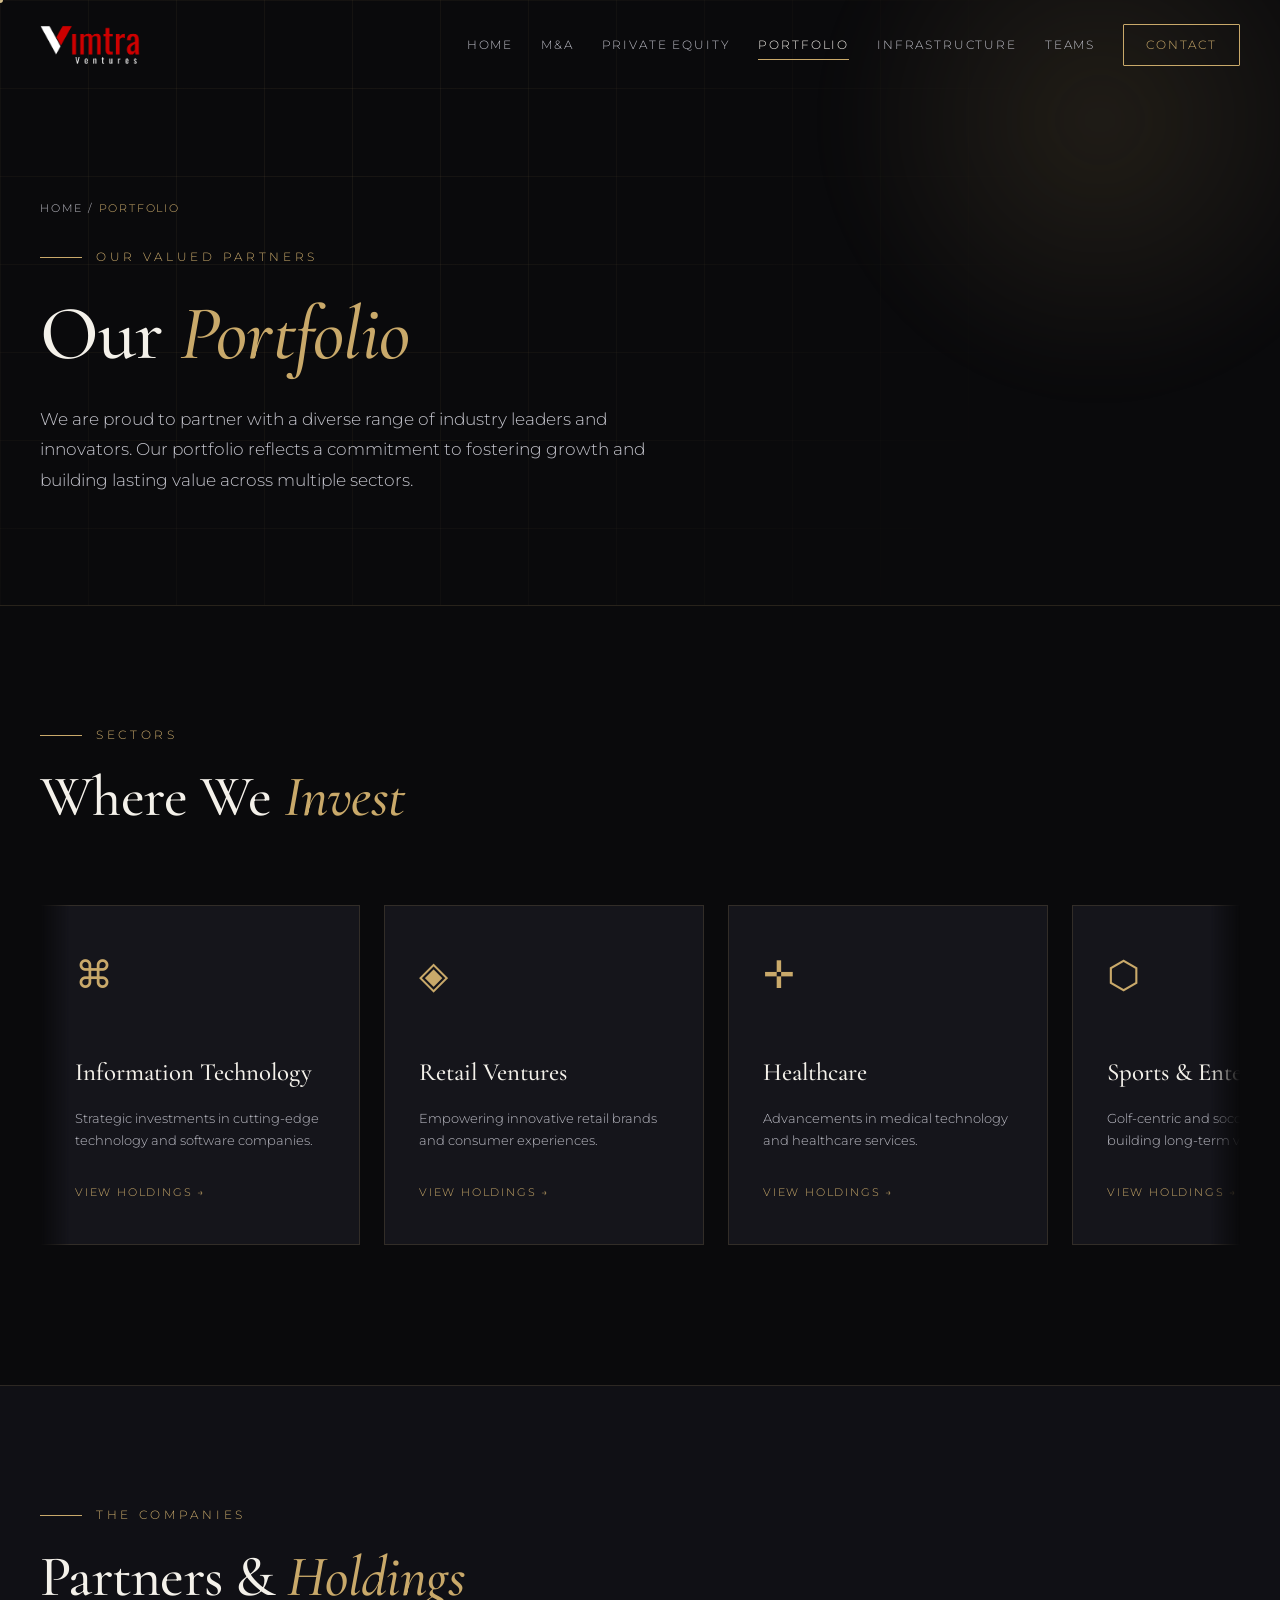
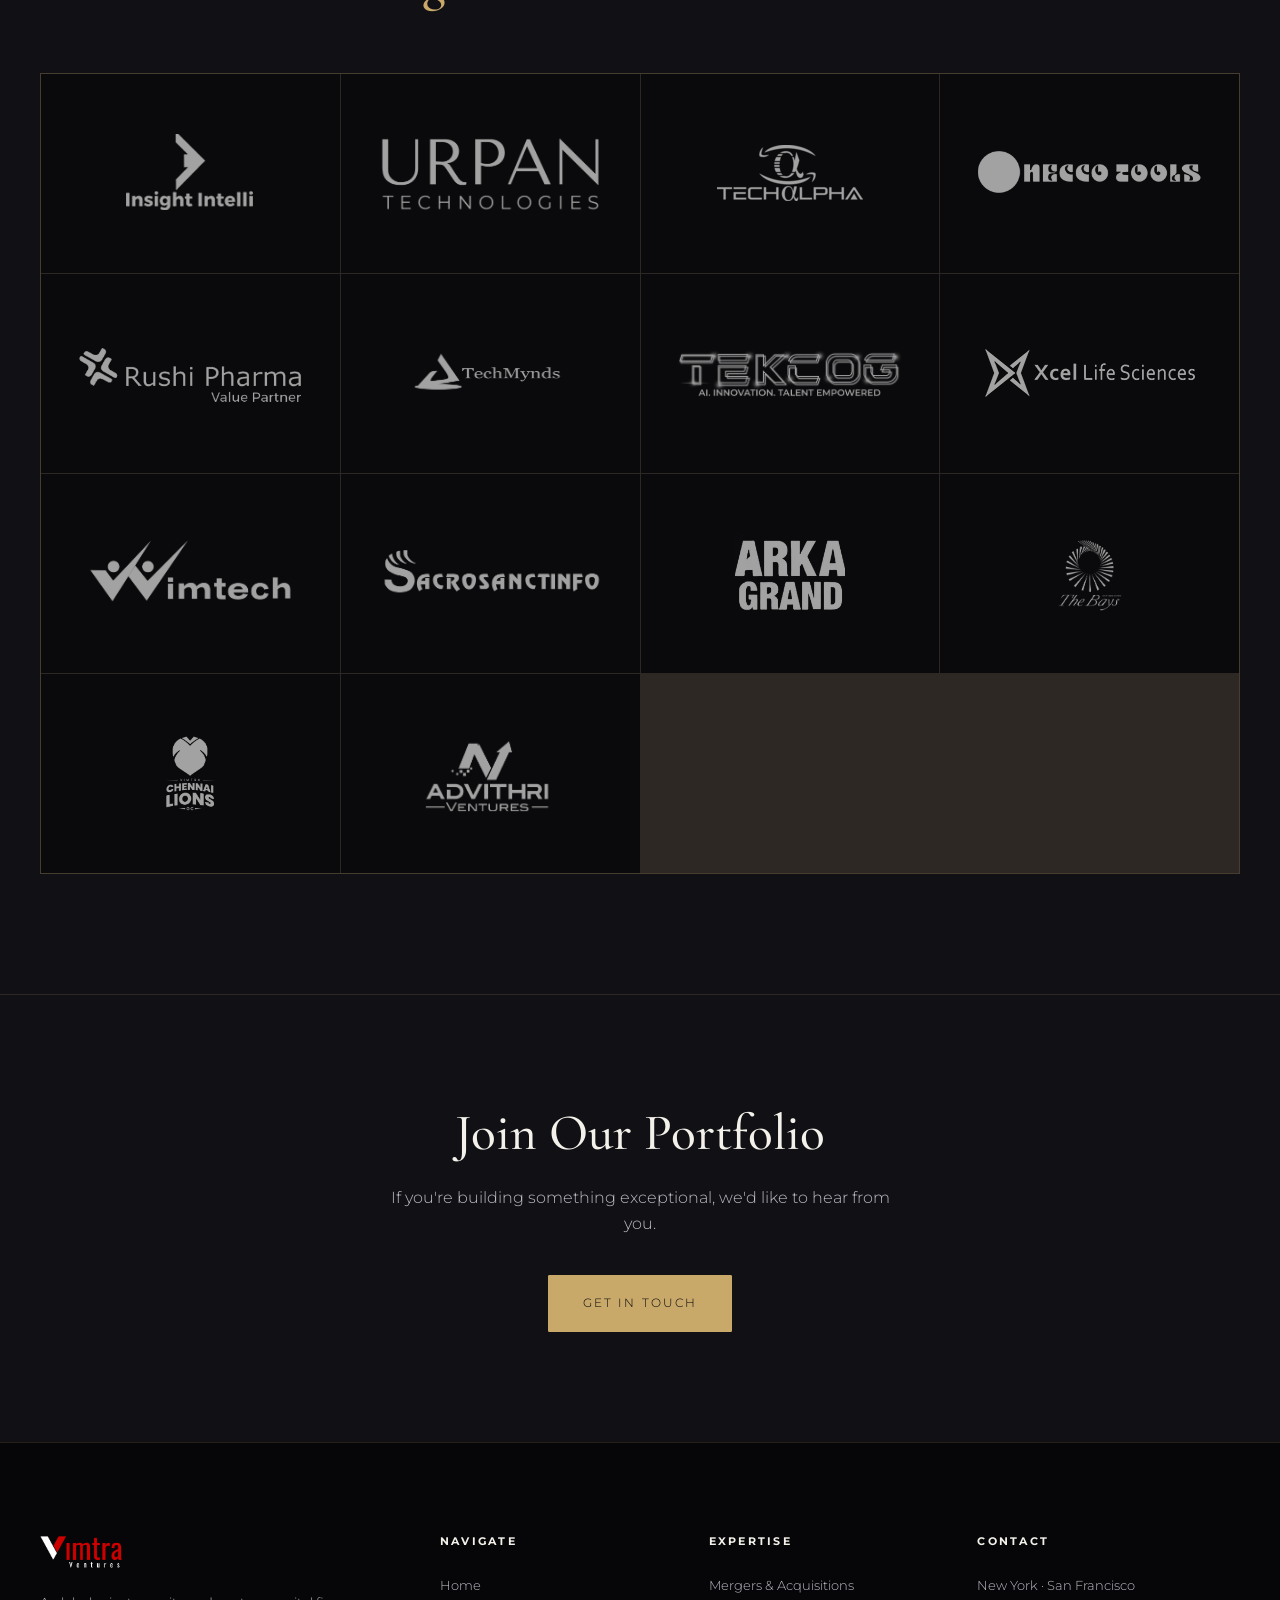
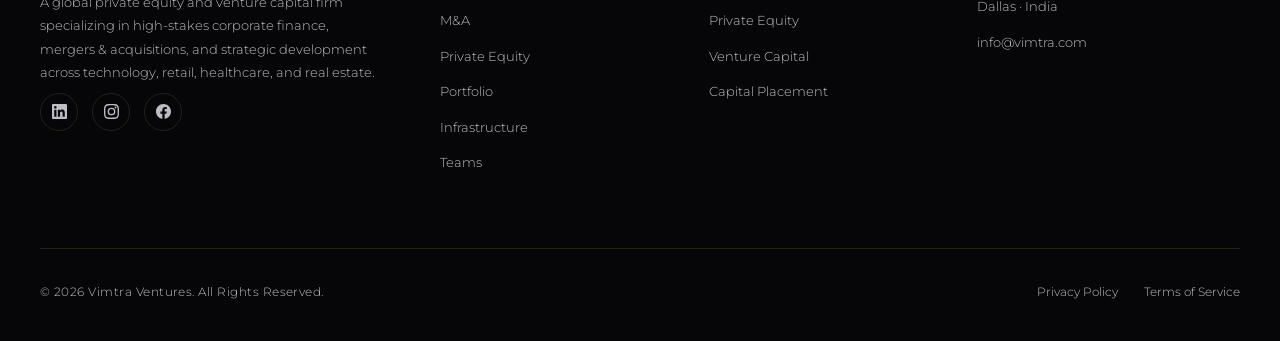
<file: portfolio.html>
<!DOCTYPE html>
<html lang="en">
<head>
<meta charset="UTF-8">
<meta name="viewport" content="width=device-width, initial-scale=1.0">
<title>Our Portfolio | Vimtra Ventures</title>
<meta name="description" content="Vimtra Ventures partners with industry leaders and innovators across technology, retail, healthcare, real estate, and sports — fostering growth and lasting value.">
<meta property="og:title" content="Our Portfolio | Vimtra Ventures">
<meta property="og:description" content="Partners and holdings across technology, retail, healthcare, real estate, and sports.">
<meta property="og:type" content="website">
<meta name="twitter:card" content="summary_large_image">
<link rel="icon" href="images/favicon.png" type="image/png">
<link rel="stylesheet" href="styles.css">
<noscript><style>.reveal{opacity:1;transform:none}</style></noscript>
</head>
<body>
<a class="skip-link" href="#main">Skip to main content</a>
<div class="cursor-dot" aria-hidden="true"></div>
<div class="cursor-ring" aria-hidden="true"></div>

<nav id="nav" aria-label="Main navigation"><div class="wrap">
  <a href="index.html" class="brand" aria-label="Vimtra Ventures home"><img src="images/logowhite.png" alt="Vimtra Ventures"></a>
  <div class="menu" id="menu">
    <a href="index.html">Home</a>
    <a href="mergers-acquisitions.html">M&amp;A</a>
    <a href="private-equity.html">Private Equity</a>
    <a href="portfolio.html" class="active">Portfolio</a>
    <a href="infrastructure.html">Infrastructure</a>
    <a href="teams.html">Teams</a>
    <a href="contact.html" class="nav-cta">Contact</a>
  </div>
  <button class="burger" id="burger" aria-label="Toggle navigation" aria-expanded="false"><span></span><span></span><span></span></button>
</div></nav>

<main id="main">

<header class="page-hero">
  <div class="hero-grid" aria-hidden="true"></div><div class="glow" aria-hidden="true"></div>
  <div class="wrap">
    <div class="crumbs reveal"><a href="index.html">Home</a> / <span>Portfolio</span></div>
    <div class="eyebrow reveal">Our Valued Partners</div>
    <h1 class="reveal" style="transition-delay:.1s">Our <em>Portfolio</em></h1>
    <p class="intro reveal" style="transition-delay:.2s">We are proud to partner with a diverse range of industry leaders and innovators. Our portfolio reflects a commitment to fostering growth and building lasting value across multiple sectors.</p>
  </div>
</header>

<section>
  <div class="wrap">
    <div class="sec-head reveal"><div class="eyebrow">Sectors</div><h2>Where We <em>Invest</em></h2></div>
    <div class="sector-scroll">
      <div class="sector-card reveal"><div class="sector-icon" aria-hidden="true">⌘</div><h3>Information Technology</h3><p>Strategic investments in cutting-edge technology and software companies.</p><a class="more" href="portfolio-it.html">View Holdings →</a></div>
      <div class="sector-card reveal" style="transition-delay:.05s"><div class="sector-icon" aria-hidden="true">◈</div><h3>Retail Ventures</h3><p>Empowering innovative retail brands and consumer experiences.</p><a class="more" href="portfolio-retail.html">View Holdings →</a></div>
      <div class="sector-card reveal" style="transition-delay:.1s"><div class="sector-icon" aria-hidden="true">✛</div><h3>Healthcare</h3><p>Advancements in medical technology and healthcare services.</p><a class="more" href="portfolio-healthcare.html">View Holdings →</a></div>
      <div class="sector-card reveal" style="transition-delay:.15s"><div class="sector-icon" aria-hidden="true">⬡</div><h3>Sports &amp; Entertainment</h3><p>Golf-centric and soccer properties building long-term value.</p><a class="more" href="portfolio-sports.html">View Holdings →</a></div>
    </div>
  </div>
</section>

<section id="holdings" style="background:var(--obsidian-2);border-top:1px solid var(--line)">
  <div class="wrap">
    <div class="sec-head reveal"><div class="eyebrow">The Companies</div><h2>Partners &amp; <em>Holdings</em></h2></div>
    <div class="logo-grid">
      <div class="logo-cell reveal"><img src="images/portfolio/insigh-intelli.png" alt="Insight Intelli"></div>
      <div class="logo-cell reveal"><img src="images/portfolio/Urpantech.png" alt="Urpantech"></div>
      <div class="logo-cell reveal"><img src="images/portfolio/Tech%20Alpha.png" alt="Tech Alpha LLC"></div>
      <div class="logo-cell reveal"><img src="images/portfolio/necco-tools.png" alt="Necco Tools"></div>
      <div class="logo-cell reveal"><img src="images/portfolio/rushi-pharma.png" alt="Rushi Pharma"></div>
      <div class="logo-cell reveal"><img src="images/portfolio/Tech_Mynds.png" alt="Tech Mynds INC"></div>
      <div class="logo-cell reveal"><img src="images/portfolio/tekcog.png" alt="Tekcog"></div>
      <div class="logo-cell reveal"><img src="images/portfolio/Xcel-life-sciences.png" alt="Xcel Life Sciences"></div>
      <div class="logo-cell reveal"><img src="images/portfolio/Vimtech.png" alt="Vimtech"></div>
      <div class="logo-cell reveal"><img src="images/portfolio/sacrosanctinfo.png" alt="Sacrosanct Info"></div>
      <div class="logo-cell reveal"><img src="images/portfolio/arkagrand.avif" alt="Arka Grand"></div>
      <div class="logo-cell reveal"><img src="images/portfolio/The-Bays-Logo.png" alt="The Bays"></div>
      <div class="logo-cell reveal"><img src="images/portfolio/vimtra-lions-chennai-gc.png" alt="Chennai Lions GC"></div>
      <!-- <div class="logo-cell reveal"><img src="images/portfolio/Lafayette%20Hills%20Estates.png" alt="Lafayette Hills Estates"></div>
      <div class="logo-cell reveal"><img src="images/portfolio/Hockley%20Residential%20Development.webp" alt="Hockley Residential Development"></div>
      <div class="logo-cell reveal"><img src="images/portfolio/DALLAS%20SIDEKICKS.png" alt="Dallas Sidekicks"></div> -->
      <div class="logo-cell reveal"><img src="images/portfolio/advithri-ventures.png" alt="Advithri Ventures"></div>
      <!-- <div class="logo-cell reveal" style="display:flex;align-items:center;justify-content:center"><span style="font-family:var(--serif);font-style:italic;color:var(--gold);font-size:1.1rem">&amp; more</span></div> -->
    </div>
  </div>
</section>

<section class="cta">
  <div class="wrap reveal">
    <h2>Join Our Portfolio</h2>
    <p>If you're building something exceptional, we'd like to hear from you.</p>
    <a href="contact.html" class="btn btn-solid">Get In Touch</a>
  </div>
</section>

</main>

<footer><div class="wrap">
  <div class="foot-top">
    <div>
      <div class="foot-brand"><img src="images/logowhite.png" alt="Vimtra Ventures"></div>
      <p class="about">A global private equity and venture capital firm specializing in high-stakes corporate finance, mergers &amp; acquisitions, and strategic development across technology, retail, healthcare, and real estate.</p>
      
      <div class="socials">
        <a href="https://www.linkedin.com/company/vimtra-ventures/" aria-label="Vimtra on LinkedIn">in</a>
        <a href="https://www.instagram.com/vimtra_ventures/" aria-label="Vimtra on Instagram">ig</a>
        <a href="https://www.facebook.com/profile.php?id=100078611386991" aria-label="Vimtra on Facebook">f</a>
      </div>
    </div>
    <div class="foot-col"><h4>Navigate</h4><a href="index.html">Home</a><a href="mergers-acquisitions.html">M&amp;A</a><a href="private-equity.html">Private Equity</a><a href="portfolio.html">Portfolio</a><a href="infrastructure.html">Infrastructure</a><a href="teams.html">Teams</a></div>
    <div class="foot-col"><h4>Expertise</h4><a href="mergers-acquisitions.html">Mergers &amp; Acquisitions</a><a href="private-equity.html">Private Equity</a><a href="private-equity.html">Venture Capital</a><a href="private-equity.html">Capital Placement</a></div>
    <div class="foot-col"><h4>Contact</h4><p class="fp">New York · San Francisco<br>Dallas · India</p><a href="mailto:info@vimtra.com">info@vimtra.com</a></div>
  </div>
  <div class="foot-bottom"><p>© 2026 Vimtra Ventures. All Rights Reserved.</p><div class="links"><a href="privacy-policy.html">Privacy Policy</a><a href="terms.html">Terms of Service</a></div></div>
</div></footer>

<script src="scripts.js"></script>
</body>
</html>
</file>
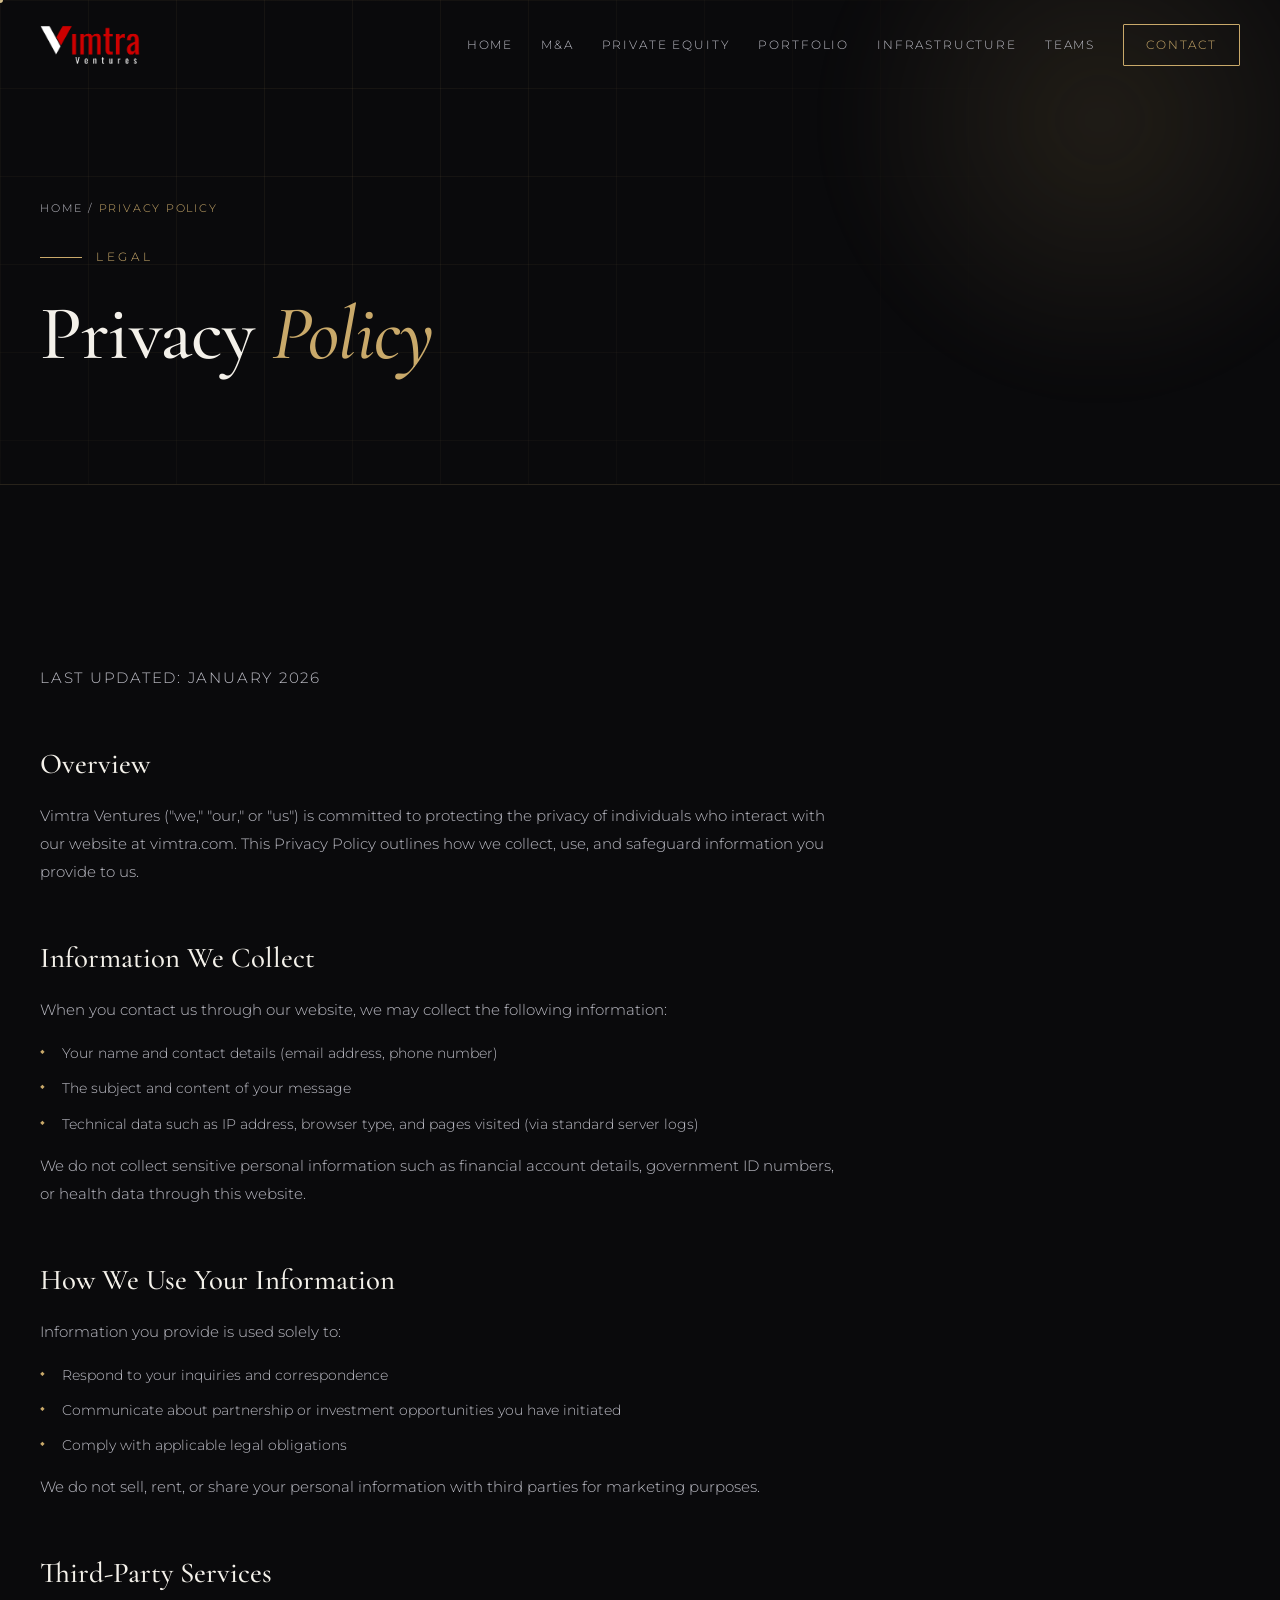
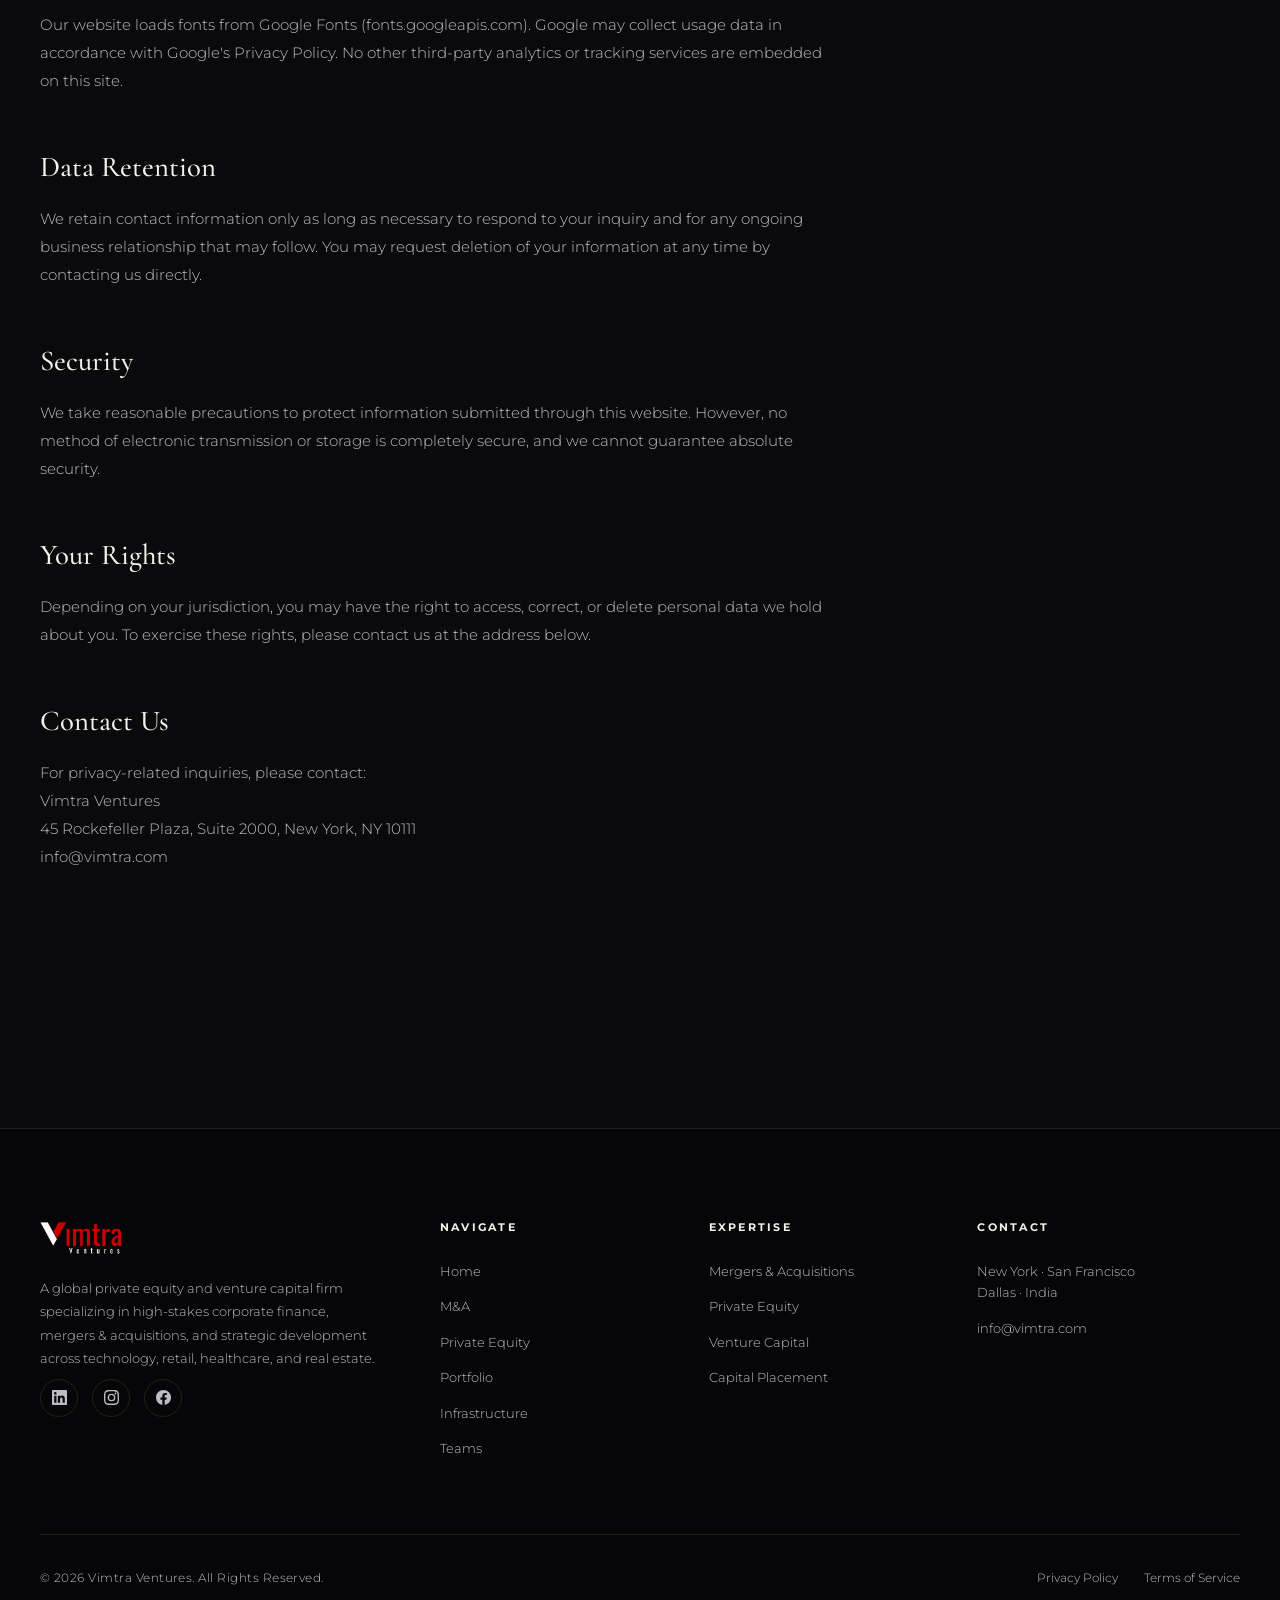
<file: privacy-policy.html>
<!DOCTYPE html>
<html lang="en">
<head>
<meta charset="UTF-8">
<meta name="viewport" content="width=device-width, initial-scale=1.0">
<title>Privacy Policy | Vimtra Ventures</title>
<meta name="description" content="Privacy Policy for Vimtra Ventures — how we collect, use, and protect your information.">
<link rel="icon" href="images/favicon.png" type="image/png">
<link rel="stylesheet" href="styles.css">
<noscript><style>.reveal{opacity:1;transform:none}</style></noscript>
</head>
<body>
<a class="skip-link" href="#main">Skip to main content</a>
<div class="cursor-dot" aria-hidden="true"></div>
<div class="cursor-ring" aria-hidden="true"></div>

<nav id="nav" aria-label="Main navigation"><div class="wrap">
  <a href="index.html" class="brand" aria-label="Vimtra Ventures home"><img src="images/logowhite.png" alt="Vimtra Ventures"></a>
  <div class="menu" id="menu">
    <a href="index.html">Home</a>
    <a href="mergers-acquisitions.html">M&amp;A</a>
    <a href="private-equity.html">Private Equity</a>
    <a href="portfolio.html">Portfolio</a>
    <a href="infrastructure.html">Infrastructure</a>
    <a href="teams.html">Teams</a>
    <a href="contact.html" class="nav-cta">Contact</a>
  </div>
  <button class="burger" id="burger" aria-label="Toggle navigation" aria-expanded="false"><span></span><span></span><span></span></button>
</div></nav>

<main id="main">

<header class="page-hero">
  <div class="hero-grid" aria-hidden="true"></div><div class="glow" aria-hidden="true"></div>
  <div class="wrap">
    <div class="crumbs reveal"><a href="index.html">Home</a> / <span>Privacy Policy</span></div>
    <div class="eyebrow reveal">Legal</div>
    <h1 class="reveal" style="transition-delay:.1s">Privacy <em>Policy</em></h1>
  </div>
</header>

<section>
  <div class="wrap">
    <div class="legal-content reveal">
      <p class="legal-updated">Last Updated: January 2026</p>

      <h2>Overview</h2>
      <p>Vimtra Ventures ("we," "our," or "us") is committed to protecting the privacy of individuals who interact with our website at vimtra.com. This Privacy Policy outlines how we collect, use, and safeguard information you provide to us.</p>

      <h2>Information We Collect</h2>
      <p>When you contact us through our website, we may collect the following information:</p>
      <ul>
        <li>Your name and contact details (email address, phone number)</li>
        <li>The subject and content of your message</li>
        <li>Technical data such as IP address, browser type, and pages visited (via standard server logs)</li>
      </ul>
      <p>We do not collect sensitive personal information such as financial account details, government ID numbers, or health data through this website.</p>

      <h2>How We Use Your Information</h2>
      <p>Information you provide is used solely to:</p>
      <ul>
        <li>Respond to your inquiries and correspondence</li>
        <li>Communicate about partnership or investment opportunities you have initiated</li>
        <li>Comply with applicable legal obligations</li>
      </ul>
      <p>We do not sell, rent, or share your personal information with third parties for marketing purposes.</p>

      <h2>Third-Party Services</h2>
      <p>Our website loads fonts from Google Fonts (fonts.googleapis.com). Google may collect usage data in accordance with <a href="https://policies.google.com/privacy" target="_blank" rel="noopener">Google's Privacy Policy</a>. No other third-party analytics or tracking services are embedded on this site.</p>

      <h2>Data Retention</h2>
      <p>We retain contact information only as long as necessary to respond to your inquiry and for any ongoing business relationship that may follow. You may request deletion of your information at any time by contacting us directly.</p>

      <h2>Security</h2>
      <p>We take reasonable precautions to protect information submitted through this website. However, no method of electronic transmission or storage is completely secure, and we cannot guarantee absolute security.</p>

      <h2>Your Rights</h2>
      <p>Depending on your jurisdiction, you may have the right to access, correct, or delete personal data we hold about you. To exercise these rights, please contact us at the address below.</p>

      <h2>Contact Us</h2>
      <p>For privacy-related inquiries, please contact:<br>
      Vimtra Ventures<br>
      45 Rockefeller Plaza, Suite 2000, New York, NY 10111<br>
      <a href="mailto:info@vimtra.com">info@vimtra.com</a></p>
    </div>
  </div>
</section>

</main>

<footer><div class="wrap">
  <div class="foot-top">
    <div>
      <div class="foot-brand"><img src="images/logowhite.png" alt="Vimtra Ventures"></div>
      <p class="about">A global private equity and venture capital firm specializing in high-stakes corporate finance, mergers &amp; acquisitions, and strategic development across technology, retail, healthcare, and real estate.</p>
      
      <div class="socials">
        <a href="https://www.linkedin.com/company/vimtra-ventures/" aria-label="Vimtra on LinkedIn">in</a>
        <a href="https://www.instagram.com/vimtra_ventures/" aria-label="Vimtra on Instagram">ig</a>
        <a href="https://www.facebook.com/profile.php?id=100078611386991" aria-label="Vimtra on Facebook">f</a>
      </div>
    </div>
    <div class="foot-col"><h4>Navigate</h4><a href="index.html">Home</a><a href="mergers-acquisitions.html">M&amp;A</a><a href="private-equity.html">Private Equity</a><a href="portfolio.html">Portfolio</a><a href="infrastructure.html">Infrastructure</a><a href="teams.html">Teams</a></div>
    <div class="foot-col"><h4>Expertise</h4><a href="mergers-acquisitions.html">Mergers &amp; Acquisitions</a><a href="private-equity.html">Private Equity</a><a href="private-equity.html">Venture Capital</a><a href="private-equity.html">Capital Placement</a></div>
    <div class="foot-col"><h4>Contact</h4><p class="fp">New York · San Francisco<br>Dallas · India</p><a href="mailto:info@vimtra.com">info@vimtra.com</a></div>
  </div>
  <div class="foot-bottom"><p>© 2026 Vimtra Ventures. All Rights Reserved.</p><div class="links"><a href="privacy-policy.html">Privacy Policy</a><a href="terms.html">Terms of Service</a></div></div>
</div></footer>

<script src="scripts.js"></script>
</body>
</html>
</file>
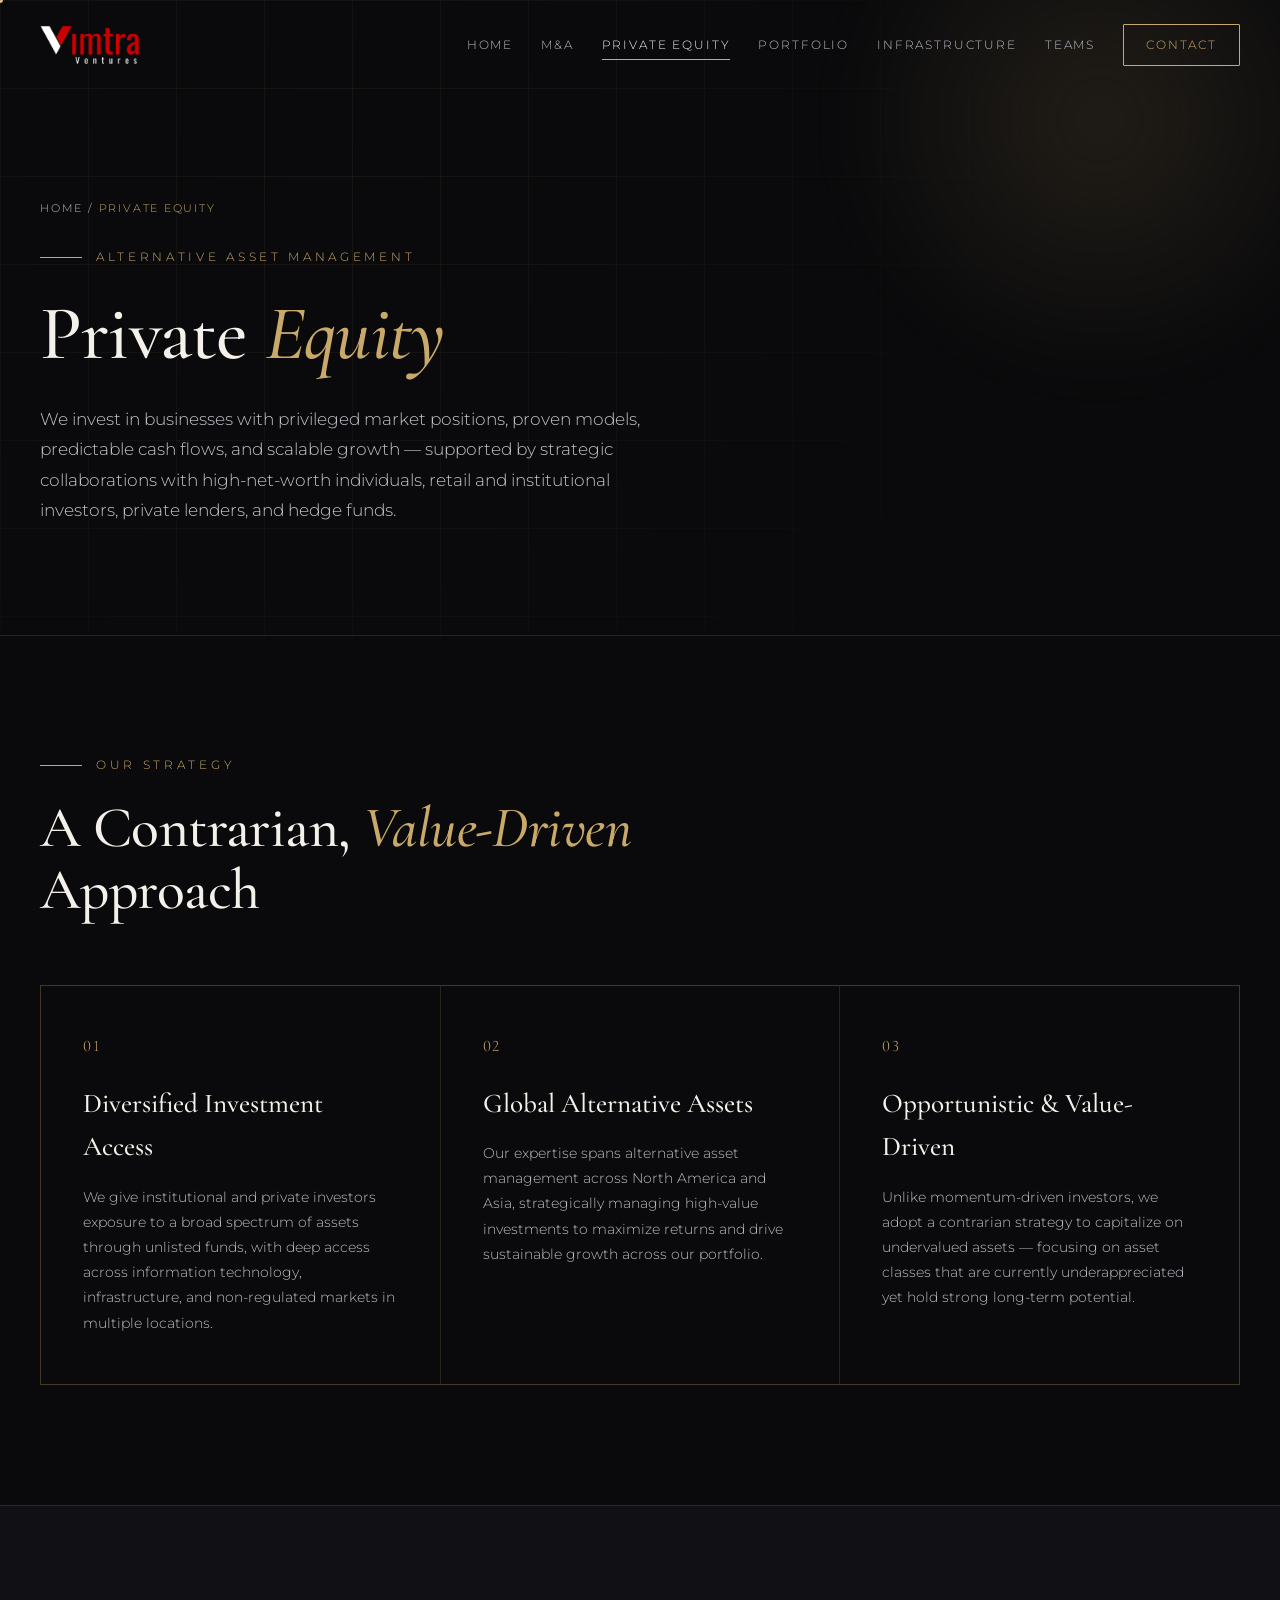
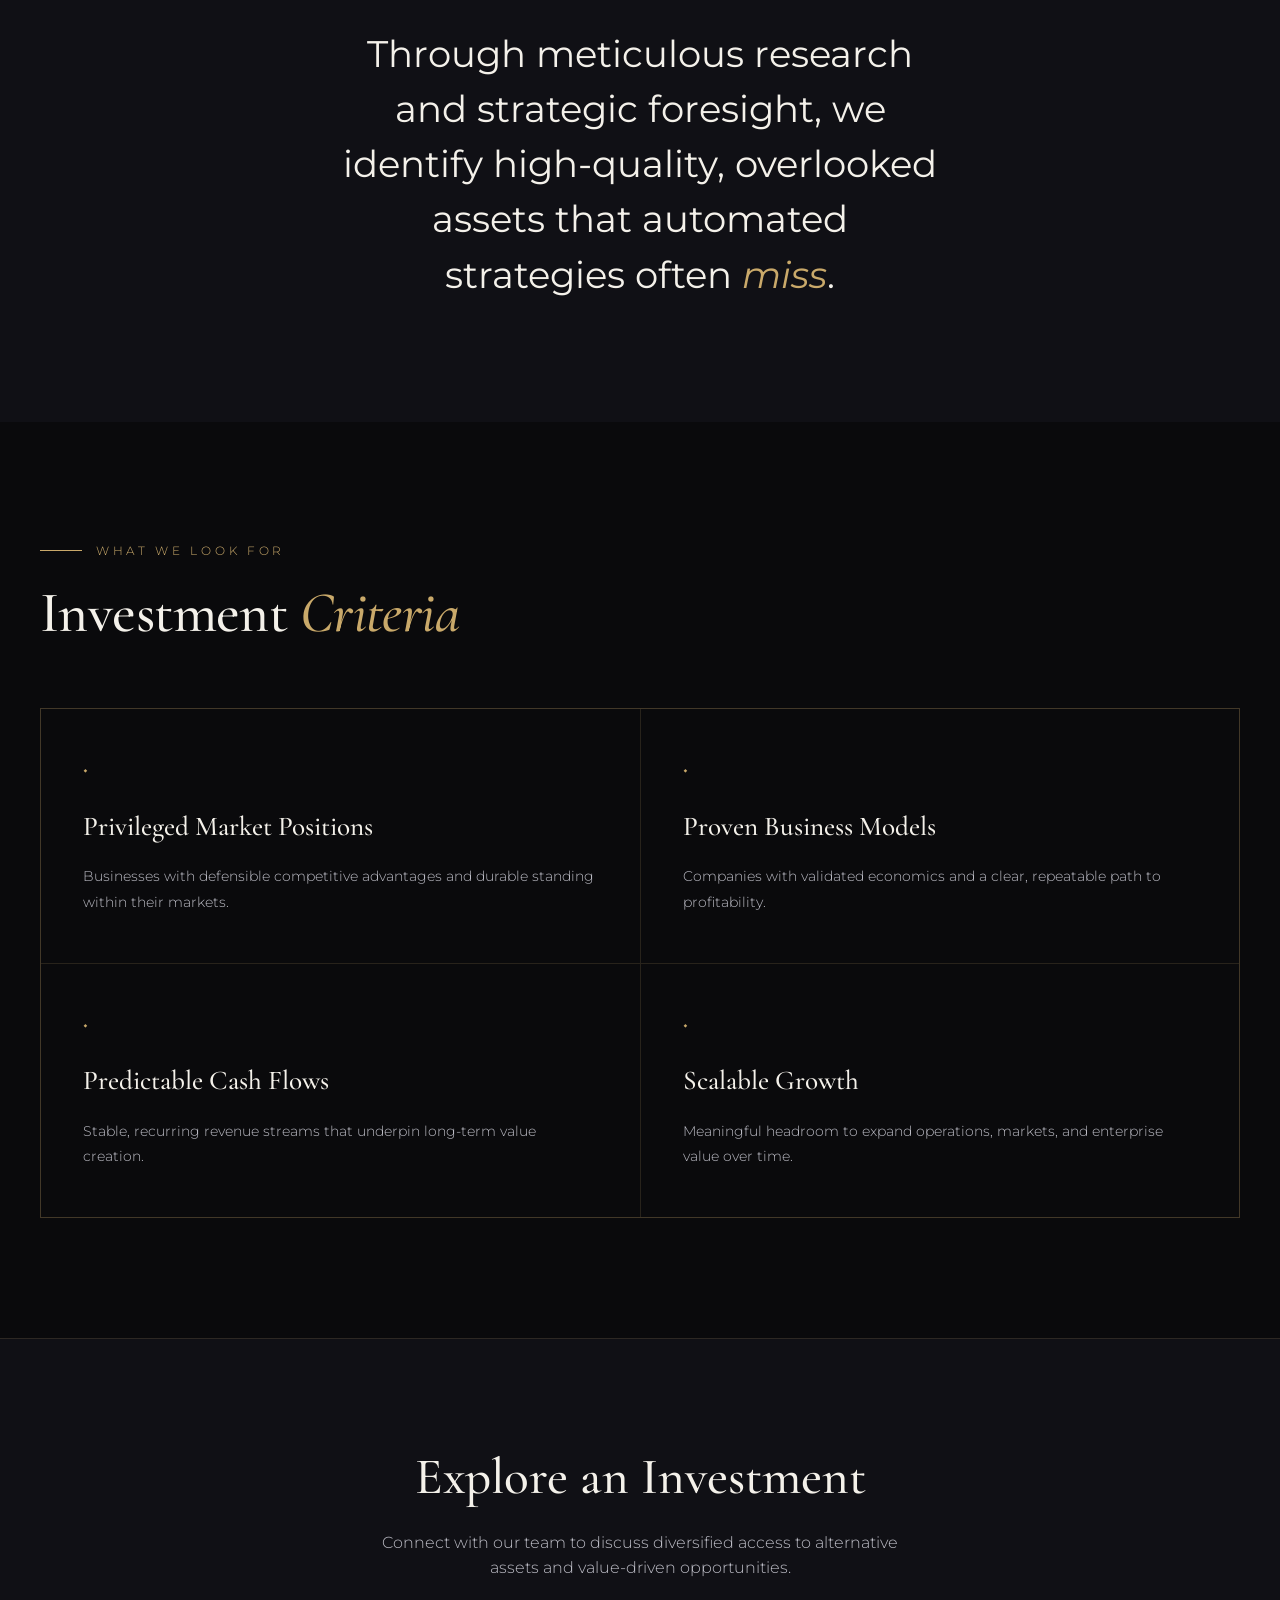
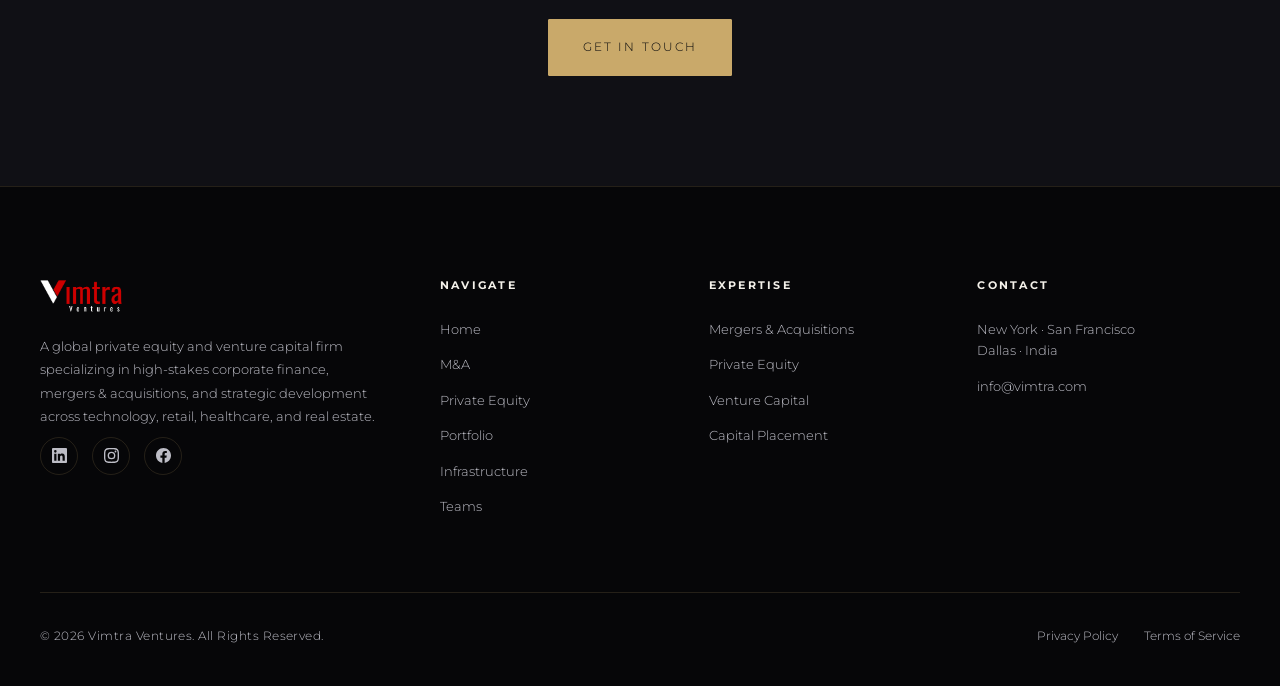
<file: private-equity.html>
<!DOCTYPE html>
<html lang="en">
<head>
<meta charset="UTF-8">
<meta name="viewport" content="width=device-width, initial-scale=1.0">
<title>Private Equity &amp; Alternative Asset Management | Vimtra Ventures</title>
<meta name="description" content="Vimtra Ventures specializes in private equity, offering diversified investment access and value-driven strategies in technology, infrastructure, and more.">
<meta property="og:title" content="Private Equity &amp; Alternative Asset Management | Vimtra Ventures">
<meta property="og:description" content="Diversified investment access and value-driven strategies in technology, infrastructure, and alternative assets.">
<meta property="og:type" content="website">
<meta name="twitter:card" content="summary_large_image">
<link rel="icon" href="images/favicon.png" type="image/png">
<link rel="stylesheet" href="styles.css">
<noscript><style>.reveal{opacity:1;transform:none}</style></noscript>
</head>
<body>
<a class="skip-link" href="#main">Skip to main content</a>
<div class="cursor-dot" aria-hidden="true"></div>
<div class="cursor-ring" aria-hidden="true"></div>

<nav id="nav" aria-label="Main navigation"><div class="wrap">
  <a href="index.html" class="brand" aria-label="Vimtra Ventures home"><img src="images/logowhite.png" alt="Vimtra Ventures"></a>
  <div class="menu" id="menu">
    <a href="index.html">Home</a>
    <a href="mergers-acquisitions.html">M&amp;A</a>
    <a href="private-equity.html" class="active">Private Equity</a>
    <a href="portfolio.html">Portfolio</a>
    <a href="infrastructure.html">Infrastructure</a>
    <a href="teams.html">Teams</a>
    <a href="contact.html" class="nav-cta">Contact</a>
  </div>
  <button class="burger" id="burger" aria-label="Toggle navigation" aria-expanded="false"><span></span><span></span><span></span></button>
</div></nav>

<main id="main">

<header class="page-hero">
  <div class="hero-grid" aria-hidden="true"></div><div class="glow" aria-hidden="true"></div>
  <div class="wrap">
    <div class="crumbs reveal"><a href="index.html">Home</a> / <span>Private Equity</span></div>
    <div class="eyebrow reveal">Alternative Asset Management</div>
    <h1 class="reveal" style="transition-delay:.1s">Private <em>Equity</em></h1>
    <p class="intro reveal" style="transition-delay:.2s">We invest in businesses with privileged market positions, proven models, predictable cash flows, and scalable growth — supported by strategic collaborations with high-net-worth individuals, retail and institutional investors, private lenders, and hedge funds.</p>
  </div>
</header>

<section>
  <div class="wrap">
    <div class="sec-head reveal"><div class="eyebrow">Our Strategy</div><h2>A Contrarian, <em>Value-Driven</em> Approach</h2></div>
    <div class="three">
      <div class="feature-card reveal"><div class="idx">01</div><h3>Diversified Investment Access</h3><p>We give institutional and private investors exposure to a broad spectrum of assets through unlisted funds, with deep access across information technology, infrastructure, and non-regulated markets in multiple locations.</p></div>
      <div class="feature-card reveal" style="transition-delay:.05s"><div class="idx">02</div><h3>Global Alternative Assets</h3><p>Our expertise spans alternative asset management across North America and Asia, strategically managing high-value investments to maximize returns and drive sustainable growth across our portfolio.</p></div>
      <div class="feature-card reveal" style="transition-delay:.1s"><div class="idx">03</div><h3>Opportunistic &amp; Value-Driven</h3><p>Unlike momentum-driven investors, we adopt a contrarian strategy to capitalize on undervalued assets — focusing on asset classes that are currently underappreciated yet hold strong long-term potential.</p></div>
    </div>
  </div>
</section>

<section style="background:var(--obsidian-2);border-top:1px solid var(--line)">
  <div class="wrap">
    <p class="lead reveal" style="font-size:clamp(1.6rem,3vw,2.3rem);max-width:24ch;margin:0 auto;text-align:center">Through meticulous research and strategic foresight, we identify high-quality, overlooked assets that automated strategies often <em>miss</em>.</p>
  </div>
</section>

<section>
  <div class="wrap">
    <div class="sec-head reveal"><div class="eyebrow">What We Look For</div><h2>Investment <em>Criteria</em></h2></div>
    <div class="feature-grid">
      <div class="feature-card reveal"><div class="idx">◆</div><h3>Privileged Market Positions</h3><p>Businesses with defensible competitive advantages and durable standing within their markets.</p></div>
      <div class="feature-card reveal" style="transition-delay:.05s"><div class="idx">◆</div><h3>Proven Business Models</h3><p>Companies with validated economics and a clear, repeatable path to profitability.</p></div>
      <div class="feature-card reveal"><div class="idx">◆</div><h3>Predictable Cash Flows</h3><p>Stable, recurring revenue streams that underpin long-term value creation.</p></div>
      <div class="feature-card reveal" style="transition-delay:.05s"><div class="idx">◆</div><h3>Scalable Growth</h3><p>Meaningful headroom to expand operations, markets, and enterprise value over time.</p></div>
    </div>
  </div>
</section>

<section class="cta">
  <div class="wrap reveal">
    <h2>Explore an Investment</h2>
    <p>Connect with our team to discuss diversified access to alternative assets and value-driven opportunities.</p>
    <a href="contact.html" class="btn btn-solid">Get In Touch</a>
  </div>
</section>

</main>

<footer><div class="wrap">
  <div class="foot-top">
    <div>
      <div class="foot-brand"><img src="images/logowhite.png" alt="Vimtra Ventures"></div>
      <p class="about">A global private equity and venture capital firm specializing in high-stakes corporate finance, mergers &amp; acquisitions, and strategic development across technology, retail, healthcare, and real estate.</p>
      
      <div class="socials">
        <a href="https://www.linkedin.com/company/vimtra-ventures/" aria-label="Vimtra on LinkedIn">in</a>
        <a href="https://www.instagram.com/vimtra_ventures/" aria-label="Vimtra on Instagram">ig</a>
        <a href="https://www.facebook.com/profile.php?id=100078611386991" aria-label="Vimtra on Facebook">f</a>
      </div>
    </div>
    <div class="foot-col"><h4>Navigate</h4><a href="index.html">Home</a><a href="mergers-acquisitions.html">M&amp;A</a><a href="private-equity.html">Private Equity</a><a href="portfolio.html">Portfolio</a><a href="infrastructure.html">Infrastructure</a><a href="teams.html">Teams</a></div>
    <div class="foot-col"><h4>Expertise</h4><a href="mergers-acquisitions.html">Mergers &amp; Acquisitions</a><a href="private-equity.html">Private Equity</a><a href="private-equity.html">Venture Capital</a><a href="private-equity.html">Capital Placement</a></div>
    <div class="foot-col"><h4>Contact</h4><p class="fp">New York · San Francisco<br>Dallas · India</p><a href="mailto:info@vimtra.com">info@vimtra.com</a></div>
  </div>
  <div class="foot-bottom"><p>© 2026 Vimtra Ventures. All Rights Reserved.</p><div class="links"><a href="privacy-policy.html">Privacy Policy</a><a href="terms.html">Terms of Service</a></div></div>
</div></footer>

<script src="scripts.js"></script>
</body>
</html>
</file>
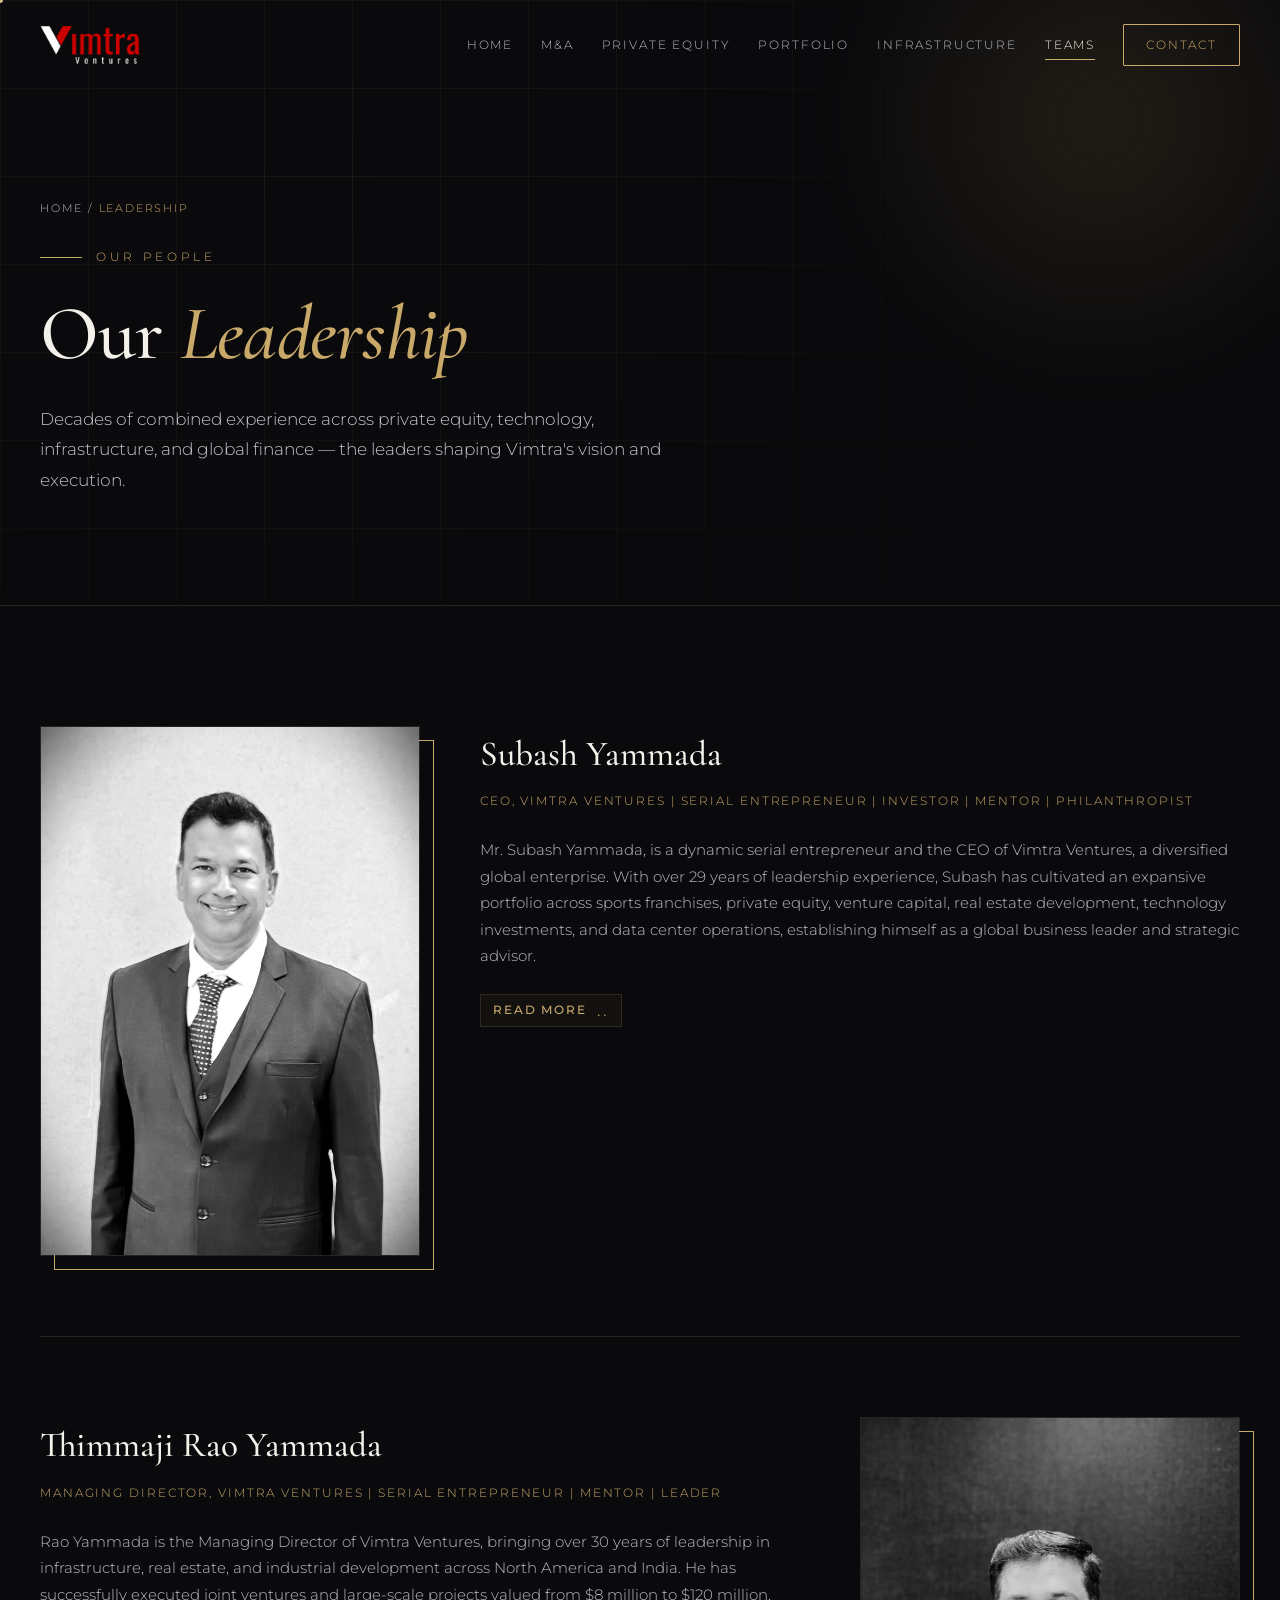
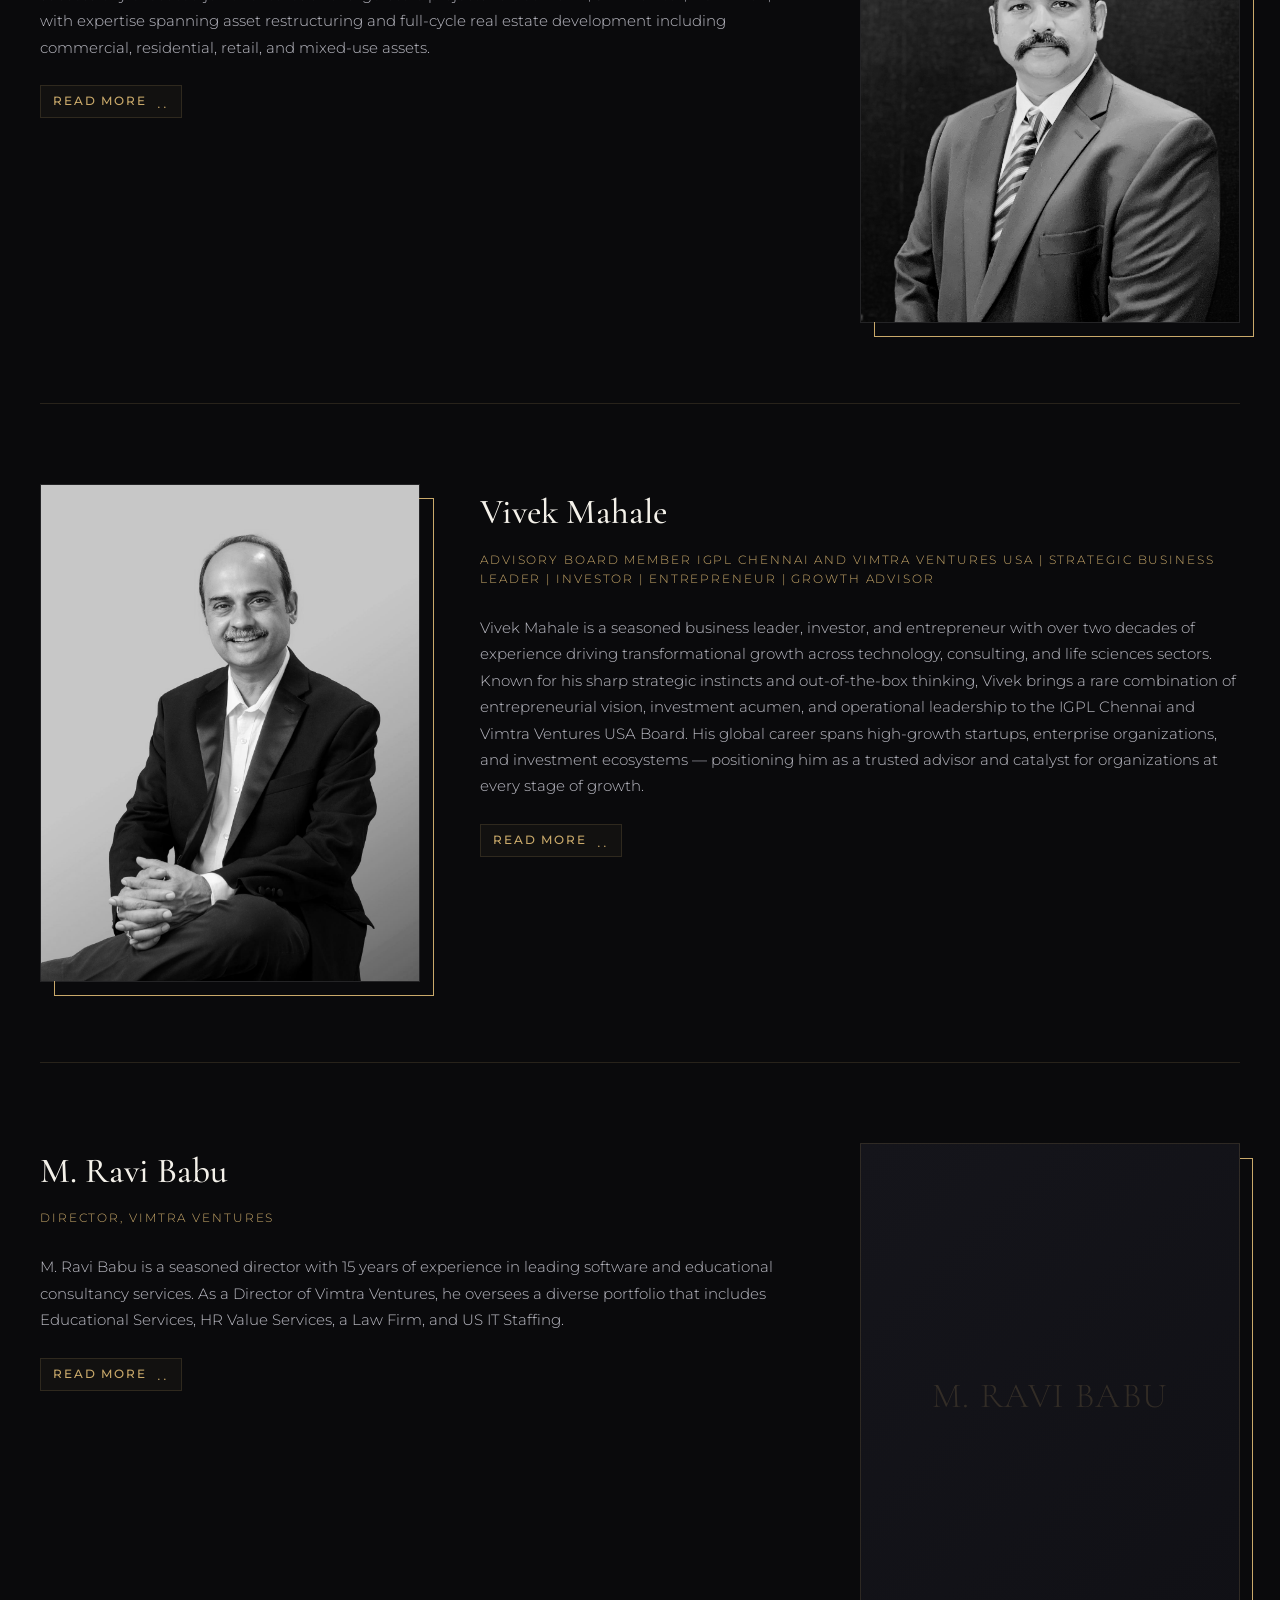
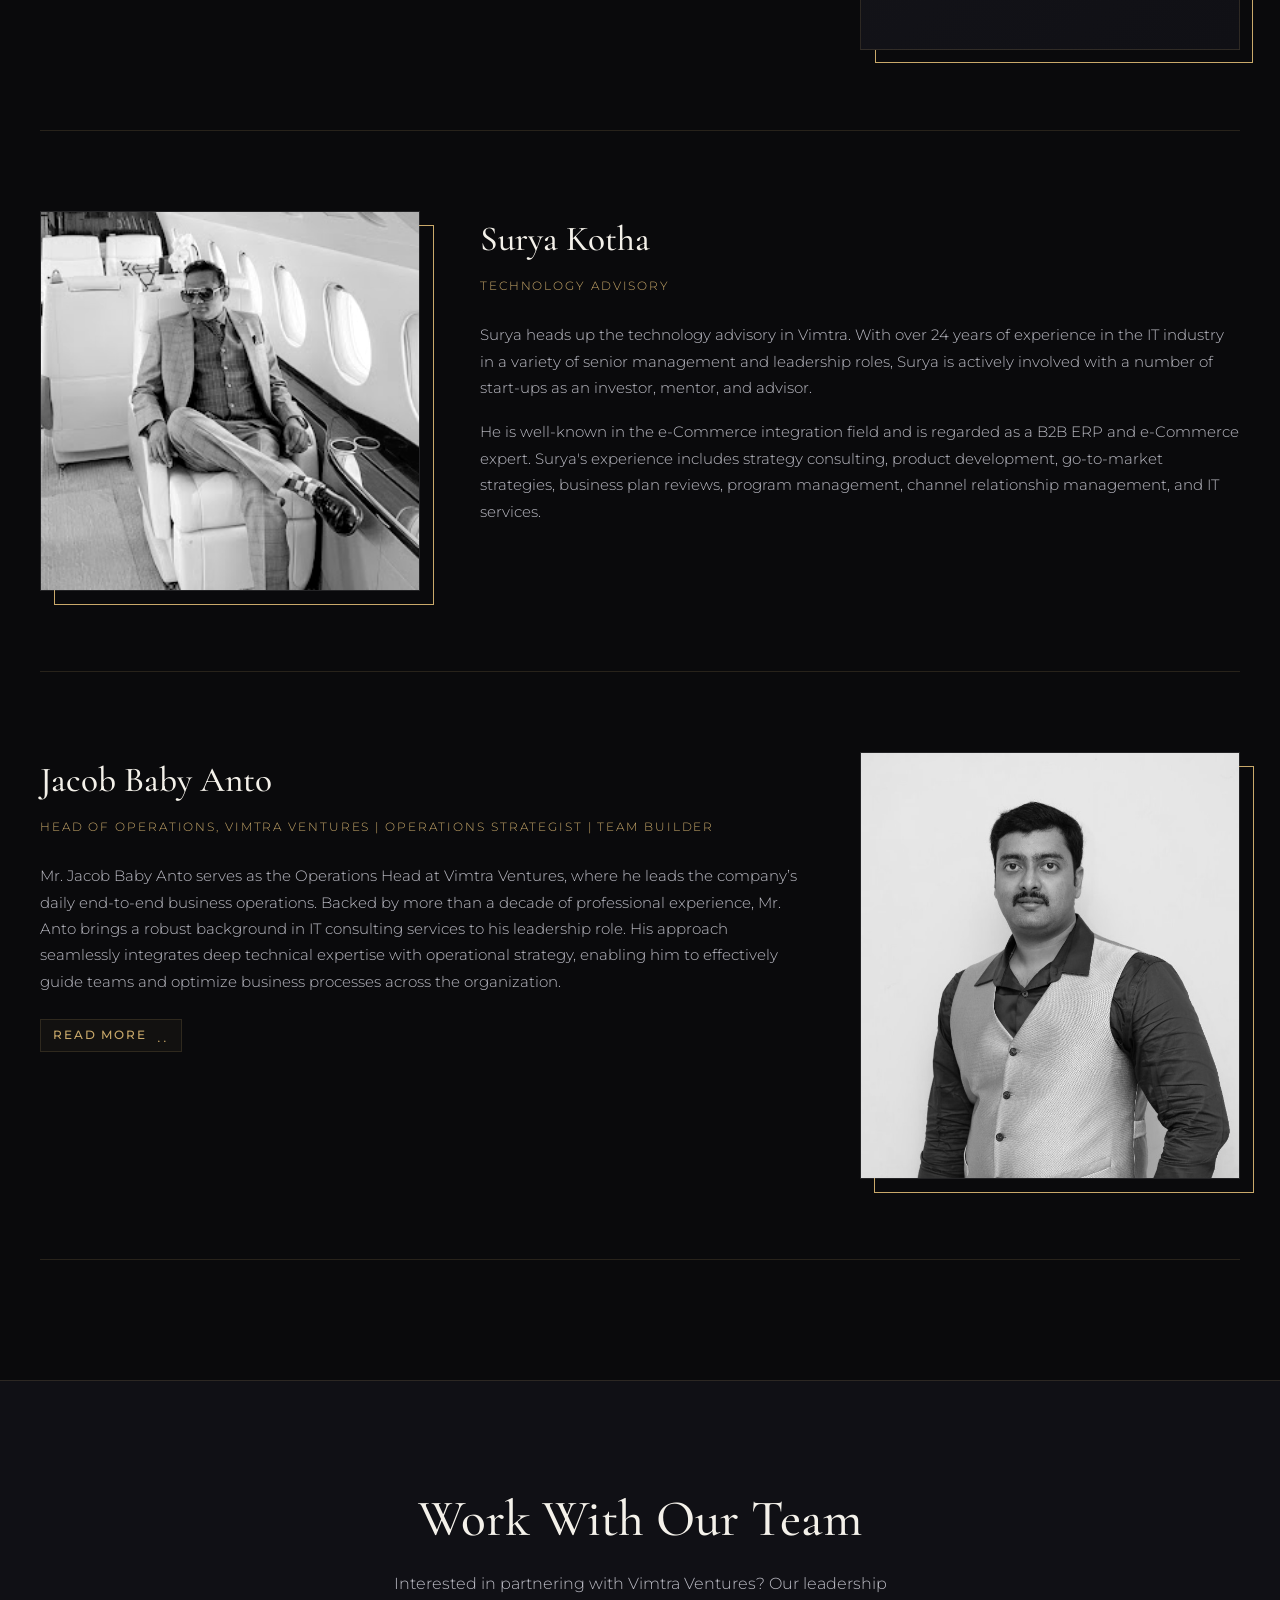
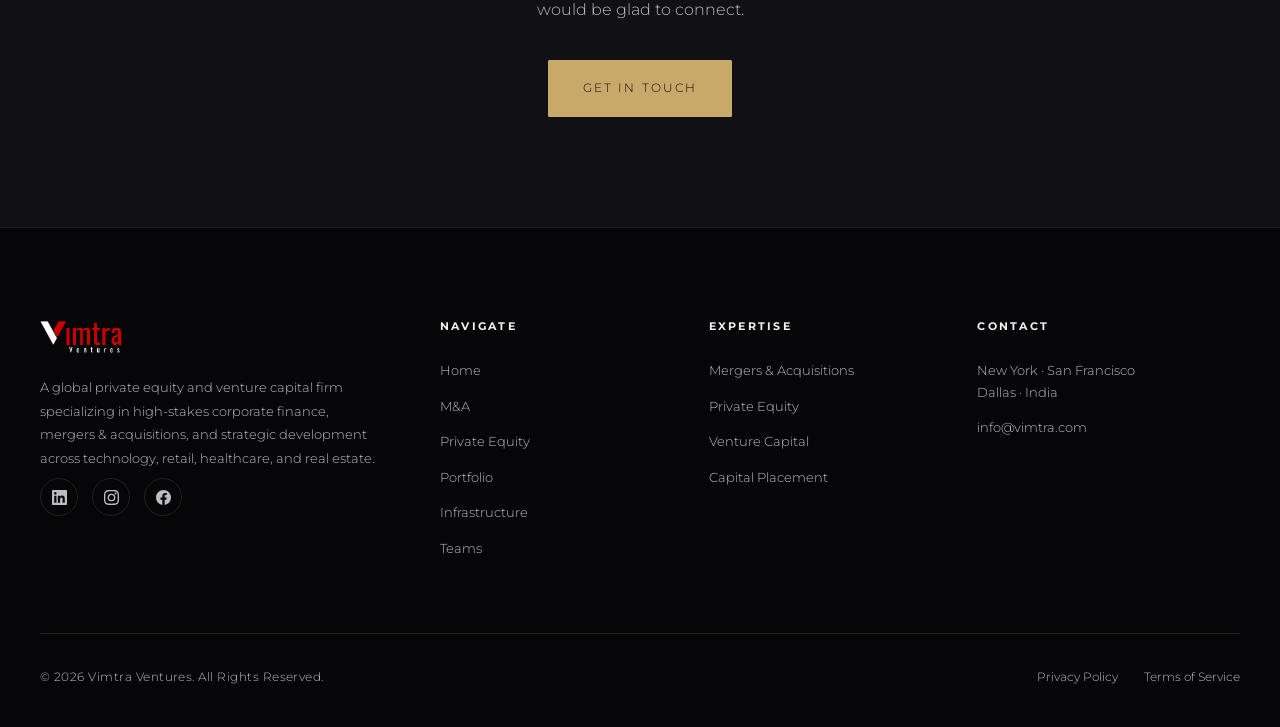
<file: teams.html>
<!DOCTYPE html>
<html lang="en">

<head>
  <meta charset="UTF-8">
  <meta name="viewport" content="width=device-width, initial-scale=1.0">
  <title>Leadership | Meet Our Executive Team | Vimtra Ventures</title>
  <meta name="description"
    content="Meet the experienced leadership team at Vimtra Ventures, including CEO Subash Yammada, driving global success in private equity, M&A, and strategic investments.">
  <meta property="og:title" content="Leadership | Vimtra Ventures">
  <meta property="og:description"
    content="Decades of combined experience across private equity, technology, infrastructure, and global finance.">
  <meta property="og:type" content="website">
  <meta name="twitter:card" content="summary_large_image">
  <link rel="icon" href="images/favicon.png" type="image/png">
  <link rel="stylesheet" href="styles.css">
  <noscript>
    <style>
      .reveal {
        opacity: 1;
        transform: none
      }
    </style>
  </noscript>
</head>

<body>
  <a class="skip-link" href="#main">Skip to main content</a>
  <div class="cursor-dot" aria-hidden="true"></div>
  <div class="cursor-ring" aria-hidden="true"></div>

  <nav id="nav" aria-label="Main navigation">
    <div class="wrap">
      <a href="index.html" class="brand" aria-label="Vimtra Ventures home"><img src="images/logowhite.png"
          alt="Vimtra Ventures"></a>
      <div class="menu" id="menu">
        <a href="index.html">Home</a>
        <a href="mergers-acquisitions.html">M&amp;A</a>
        <a href="private-equity.html">Private Equity</a>
        <a href="portfolio.html">Portfolio</a>
        <a href="infrastructure.html">Infrastructure</a>
        <a href="teams.html" class="active">Teams</a>
        <a href="contact.html" class="nav-cta">Contact</a>
      </div>
      <button class="burger" id="burger" aria-label="Toggle navigation"
        aria-expanded="false"><span></span><span></span><span></span></button>
    </div>
  </nav>

  <main id="main">

    <header class="page-hero">
      <div class="hero-grid" aria-hidden="true"></div>
      <div class="glow" aria-hidden="true"></div>
      <div class="wrap">
        <div class="crumbs reveal"><a href="index.html">Home</a> / <span>Leadership</span></div>
        <div class="eyebrow reveal">Our People</div>
        <h1 class="reveal" style="transition-delay:.1s">Our <em>Leadership</em></h1>
        <p class="intro reveal" style="transition-delay:.2s">Decades of combined experience across private equity,
          technology, infrastructure, and global finance — the leaders shaping Vimtra's vision and execution.</p>
      </div>
    </header>

    <section style="padding-top:40px">
      <div class="wrap">
        <div class="team-member">
          <div class="tm-photo reveal"><img src="images/subash-yammada.jpeg"
              alt="Subash Yammada, CEO of Vimtra Ventures"></div>
          <div class="tm-body reveal" style="transition-delay:.1s">
            <h3>Subash Yammada</h3>
            <div class="tm-role">CEO, Vimtra Ventures | Serial Entrepreneur | Investor | Mentor | Philanthropist</div>
            <p>Mr. Subash Yammada, is a dynamic serial entrepreneur and the CEO of Vimtra Ventures, a diversified global
              enterprise. With over 29 years of leadership experience, Subash has cultivated an expansive portfolio
              across sports franchises, private equity, venture capital, real estate development, technology
              investments, and data center operations, establishing himself as a global business leader and strategic
              advisor.</p>

            <details class="tm-expandable">
              <summary class="tm-summary">Read More <span class="toggle-icon">..</span></summary>
              <div class="tm-details-content">
                <h4>Entrepreneurship &amp; Investments</h4>
                <ul>
                  <li>Executed and owned 60+ successful global M&amp;A transactions, creating significant enterprise
                    value.</li>
                  <li>Founded, incubated, and scaled multiple technology startups, many of which have spun off into
                    successful independent ventures.</li>
                  <li>Established a reputation for fostering innovation-driven businesses.</li>
                  <li>Expanded into data center ownership and operations, developing advanced facilities to support
                    hyperscale, cloud, and enterprise infrastructure needs.</li>
                </ul>

                <h4>Infrastructure Development</h4>
                <p>A visionary developer of luxury real estate and golf resort communities, Subash is spearheading
                  large-scale projects across North America and India. Signature projects include the Lafayette Hills
                  Golf Community in Syracuse, New York, and the Dalton @Noda 275 unit Mid rise Multi family apartment
                  complex near Uptown Charlotte in North Carolina.</p>

                <h4>Leadership, Mentorship &amp; Advisory</h4>
                <p>In addition to entrepreneurship, Subash has served as a C-level executive and board advisor in
                  multinational organizations across IT, infrastructure, banking, real estate, and digital
                  infrastructure industries. His expertise spans:</p>
                <ul>
                  <li>Corporate restructuring, governance, and financial recovery.</li>
                  <li>Crisis and conflict management, asset divestitures, and creditor negotiations.</li>
                  <li>Driving long-term strategic growth and global expansion initiatives. As a mentor, he actively
                    guides the next generation of entrepreneurs, sharing insights on innovation, resilience, and
                    sustainable growth.</li>
                </ul>

                <h4>Data Center Ownership &amp; Capabilities</h4>
                <p>Subash along with Rao has strategically led Vimtra Ventures’ growth in data center infrastructure and
                  digital ecosystem investments to support the increasing demands of AI, cloud computing, and
                  high-performance workloads.</p>
                <ul>
                  <li><strong>Ownership &amp; Development:</strong> Spearheaded greenfield and brownfield data center
                    projects across North America and India.</li>
                  <li><strong>Operational Expertise:</strong> Proven experience in managing mission-critical facilities
                    with Tier III and Tier IV standards for uptime and resilience.</li>
                  <li><strong>Capabilities:</strong> Expertise in scalable design, edge data centers, and high-density
                    deployments to meet diverse enterprise and hyperscale client needs.</li>
                  <li><strong>Strategic Partnerships:</strong> Collaborated with global technology providers, cloud
                    operators, and investment partners to deliver high-performance, sustainable, and cost-optimized
                    facilities.</li>
                </ul>

                <h4>Philanthropy &amp; Vision</h4>
                <p>Beyond business, Subash is a committed philanthropist, supporting educational initiatives, community
                  development, and programs that empower underprivileged groups. He strongly believes in giving back to
                  society by investing not only in ventures but also in people and communities. Subash remains dedicated
                  to creating high-impact businesses that combine economic growth with social responsibility,
                  reinforcing his role as a global business leader, CEO, mentor, philanthropist, and sports industry
                  partner.</p>
              </div>
            </details>
          </div>
        </div>

        <div class="team-member flip">
          <div class="tm-photo reveal"><img src="images/thimmaji-roa-yammada.jpg"
              alt="Thimmaji Rao Yammada, Managing Director"></div>
          <div class="tm-body reveal" style="transition-delay:.1s">
            <h3>Thimmaji Rao Yammada</h3>
            <div class="tm-role">Managing Director, Vimtra Ventures | Serial Entrepreneur | Mentor | Leader</div>
            <p>Rao Yammada is the Managing Director of Vimtra Ventures, bringing over 30 years of leadership in
              infrastructure, real estate, and industrial development across North America and India. He has
              successfully executed joint ventures and large-scale projects valued from $8 million to $120 million, with
              expertise spanning asset restructuring and full-cycle real estate development including commercial,
              residential, retail, and mixed-use assets.</p>

            <details class="tm-expandable">
              <summary class="tm-summary">Read More <span class="toggle-icon">..</span></summary>
              <div class="tm-details-content">
                <h4>Entrepreneurship &amp; Investments</h4>
                <p>Throughout his career, Rao has guided global and opportunity-driven investments, offering strategic
                  advisory services to occupiers, retailers, investors, corporations, landowners, and developers. His
                  work encompasses market research, feasibility studies, land premium negotiations, development
                  planning, and joint venture agreements.</p>

                <h4>Leadership, Mentorship &amp; Advisory</h4>
                <p>He has advised on the restructuring and repositioning of diverse property types-ranging from
                  industrial facilities, hotels, and residential communities to retail malls and mixed-use
                  projects-across North America and Asia. In addition, he has supported secured and unsecured creditors,
                  loan servicers, and acquirers in major debt restructurings.</p>

                <h4>Data Center Ownership &amp; Capabilities</h4>
                <p>Rao has represented both public and private real estate and equity funds, as well as developers, in
                  acquisitions, developments, and property sales, solidifying his reputation as a trusted advisor and
                  industry leader.</p>
              </div>
            </details>
          </div>
        </div>

        <div class="team-member">
          <div class="tm-photo reveal"><img src="images/Vivek Mahale.jpeg" alt="Vivek Mahale, Advisory Board Member">
          </div>
          <div class="tm-body reveal" style="transition-delay:.1s">
            <h3>Vivek Mahale</h3>
            <div class="tm-role">Advisory Board Member IGPL Chennai and Vimtra Ventures USA | Strategic Business Leader
              | Investor | Entrepreneur | Growth Advisor</div>
            <p>Vivek Mahale is a seasoned business leader, investor, and entrepreneur with over two decades of
              experience driving transformational growth across technology, consulting, and life sciences sectors. Known
              for his sharp strategic instincts and out-of-the-box thinking, Vivek brings a rare combination of
              entrepreneurial vision, investment acumen, and operational leadership to the IGPL Chennai and Vimtra
              Ventures USA Board. His global career spans high-growth startups, enterprise organizations, and investment
              ecosystems — positioning him as a trusted advisor and catalyst for organizations at every stage of growth.
            </p>

            <details class="tm-expandable">
              <summary class="tm-summary">Read More <span class="toggle-icon">..</span></summary>
              <div class="tm-details-content">
                <h4>Strategic Leadership &amp; Investment</h4>
                <ul>
                  <li>Invested in and advised multiple emerging startups, guiding them through scale, market expansion,
                    and acquisition phases.</li>
                  <li>Deep expertise in mergers &amp; acquisitions, enterprise consulting, and strategic sales, with a
                    consistent track record of identifying and unlocking high-growth opportunities.</li>
                  <li>Skilled in structuring go-to-market strategies, building strategic alliances, and leading
                    cross-functional teams to deliver measurable business outcomes.</li>
                </ul>

                <h4>Business Development &amp; Growth Execution</h4>
                <p>Throughout his career, Vivek has partnered closely with executive leadership teams, institutional
                  investors, and enterprise clients to drive revenue growth, broaden market presence, and build
                  scalable, sustainable business solutions. His experience navigating complex business challenges across
                  global markets has made him a go-to leader for companies pursuing transformation and long-term value
                  creation.</p>

                <h4>Executive Development &amp; Lifelong Learning</h4>
                <p>Vivek has pursued executive and professional development programs through Stanford Continuing
                  Studies, deepening his expertise in innovation, leadership, emerging technologies, and global market
                  dynamics. This commitment to lifelong learning reflects his belief in combining technology, business
                  strategy, and investment insight to stay ahead in rapidly evolving markets.</p>

                <h4>Advisory &amp; Board Engagements</h4>
                <p>Vivek serves on the Advisory Board of IGPL Chennai and Vimtra Ventures USA, where he contributes
                  strategic guidance across investment decisions, business development, and global growth initiatives.
                </p>
              </div>
            </details>
          </div>
        </div>

        <div class="team-member flip">
          <div class="tm-photo placeholder reveal"
            style="font-size: 2.2rem; text-align: center; padding: 20px; text-transform: uppercase; letter-spacing: 0.04em;">
            M. Ravi Babu</div>
          <div class="tm-body reveal" style="transition-delay:.1s">
            <h3>M. Ravi Babu</h3>
            <div class="tm-role">Director, Vimtra Ventures</div>
            <p>M. Ravi Babu is a seasoned director with 15 years of experience in leading software and educational
              consultancy services. As a Director of Vimtra Ventures, he oversees a diverse portfolio
              that includes Educational Services, HR Value Services, a Law Firm, and US IT Staffing.</p>

            <details class="tm-expandable">
              <summary class="tm-summary">Read More <span class="toggle-icon">..</span></summary>
              <div class="tm-details-content">
                <h4>Entrepreneurship &amp; Management</h4>
                <ul>
                  <li>Functions at both strategic and operational levels.</li>
                  <li>Strong financial acumen with experience in budgeting and cost control.</li>
                  <li>Excels in negotiation, analysis, and planning.</li>
                  <li>In-depth understanding of risk management.</li>
                </ul>

                <h4>Community &amp; Philanthropy</h4>
                <p>Ravi Babu has served as a key member on the boards of organizations like the M.S. Swaminathan
                  Research Foundation, where he implemented significant development works. He is an active member of the
                  Tirumala Tirupati Devasthanams Local Advisory Committees (TTD LAC) in Chennai, the Rail Safety
                  Council, and the Lions Club, among other social and cultural associations.</p>
              </div>
            </details>
          </div>
        </div>

        <div class="team-member">
          <div class="tm-photo reveal"><img src="images/surya-kotha.jpg" alt="Surya Kotha, Technology Advisor"></div>
          <div class="tm-body reveal" style="transition-delay:.1s">
            <h3>Surya Kotha</h3>
            <div class="tm-role">Technology Advisory</div>
            <p>Surya heads up the technology advisory in Vimtra. With over 24 years of experience in the IT industry in
              a variety of senior management and leadership roles, Surya is actively involved with a number of start-ups
              as an investor, mentor, and advisor.</p>
            <p>He is well-known in the e-Commerce integration field and is regarded as a B2B ERP and e-Commerce expert.
              Surya's experience includes strategy consulting, product development, go-to-market strategies, business
              plan reviews, program management, channel relationship management, and IT services.</p>
          </div>
        </div>

        <div class="team-member flip">
          <div class="tm-photo reveal"><img src="images/anto.jpg" alt="Jacob Baby Anto, Head of Operations"></div>
          <div class="tm-body reveal" style="transition-delay:.1s">
            <h3>Jacob Baby Anto</h3>
            <div class="tm-role">Head of Operations, Vimtra Ventures | Operations Strategist | Team Builder</div>
            <p>Mr. Jacob Baby Anto serves as the Operations Head at Vimtra Ventures, where he leads the company’s daily
              end-to-end business operations. Backed by more than a decade of professional experience, Mr. Anto brings a
              robust background in IT consulting services to his leadership role. His approach seamlessly integrates
              deep technical expertise with operational strategy, enabling him to effectively guide teams and optimize
              business processes across the organization.</p>

            <details class="tm-expandable">
              <summary class="tm-summary">Read More <span class="toggle-icon">..</span></summary>
              <div class="tm-details-content">
                <h4>Operations &amp; Leadership</h4>
                <p>Anto leads and oversees several key departments at Vimtra Ventures, including Human Resources,
                  Accounts, Immigration, Compliance, Sales, and Recruiting. His leadership ensures that these teams
                  operate in alignment with the overarching business objectives, fostering a cohesive and goal-driven
                  work environment.</p>

                <h4>Technical &amp; Industry Expertise</h4>
                <p>With global technical experience in IT consulting at Capgemini, Anto has worked with prominent
                  clients such as Ladbrokes, GE Treasury, GE Capital, and GE Aviation. He is a certified Java Programmer
                  and has hands-on experience with SQL, Unix, Core Java, ServiceNow, and automation tools.</p>

                <h4>Vision</h4>
                <p>Anto is dedicated to building robust operational foundations that empower businesses to scale in a
                  sustainable manner. By combining his technical proficiency with strong leadership capabilities, he is
                  committed to transforming business strategies into seamless operational realities.</p>
              </div>
            </details>
          </div>
        </div>
    </section>

    <section class="cta">
      <div class="wrap reveal">
        <h2>Work With Our Team</h2>
        <p>Interested in partnering with Vimtra Ventures? Our leadership would be glad to connect.</p>
        <a href="contact.html" class="btn btn-solid">Get In Touch</a>
      </div>
    </section>

  </main>

  <footer>
    <div class="wrap">
      <div class="foot-top">
        <div>
          <div class="foot-brand"><img src="images/logowhite.png" alt="Vimtra Ventures"></div>
          <p class="about">A global private equity and venture capital firm specializing in high-stakes corporate
            finance, mergers &amp; acquisitions, and strategic development across technology, retail, healthcare, and
            real estate.</p>
          
          <div class="socials">
            <a href="https://www.linkedin.com/company/vimtra-ventures/" aria-label="Vimtra on LinkedIn">in</a>
            <a href="https://www.instagram.com/vimtra_ventures/" aria-label="Vimtra on Instagram">ig</a>
            <a href="https://www.facebook.com/profile.php?id=100078611386991" aria-label="Vimtra on Facebook">f</a>
          </div>
        </div>
        <div class="foot-col">
          <h4>Navigate</h4><a href="index.html">Home</a><a href="mergers-acquisitions.html">M&amp;A</a><a
            href="private-equity.html">Private Equity</a><a href="portfolio.html">Portfolio</a><a
            href="infrastructure.html">Infrastructure</a><a href="teams.html">Teams</a>
        </div>
        <div class="foot-col">
          <h4>Expertise</h4><a href="mergers-acquisitions.html">Mergers &amp; Acquisitions</a><a
            href="private-equity.html">Private Equity</a><a href="private-equity.html">Venture Capital</a><a
            href="private-equity.html">Capital Placement</a>
        </div>
        <div class="foot-col">
          <h4>Contact</h4>
          <p class="fp">New York · San Francisco<br>Dallas · India</p><a
            href="mailto:info@vimtra.com">info@vimtra.com</a>
        </div>
      </div>
      <div class="foot-bottom">
        <p>© 2026 Vimtra Ventures. All Rights Reserved.</p>
        <div class="links"><a href="privacy-policy.html">Privacy Policy</a><a href="terms.html">Terms of Service</a>
        </div>
      </div>
    </div>
  </footer>

  <script src="scripts.js"></script>
</body>

</html>
</file>
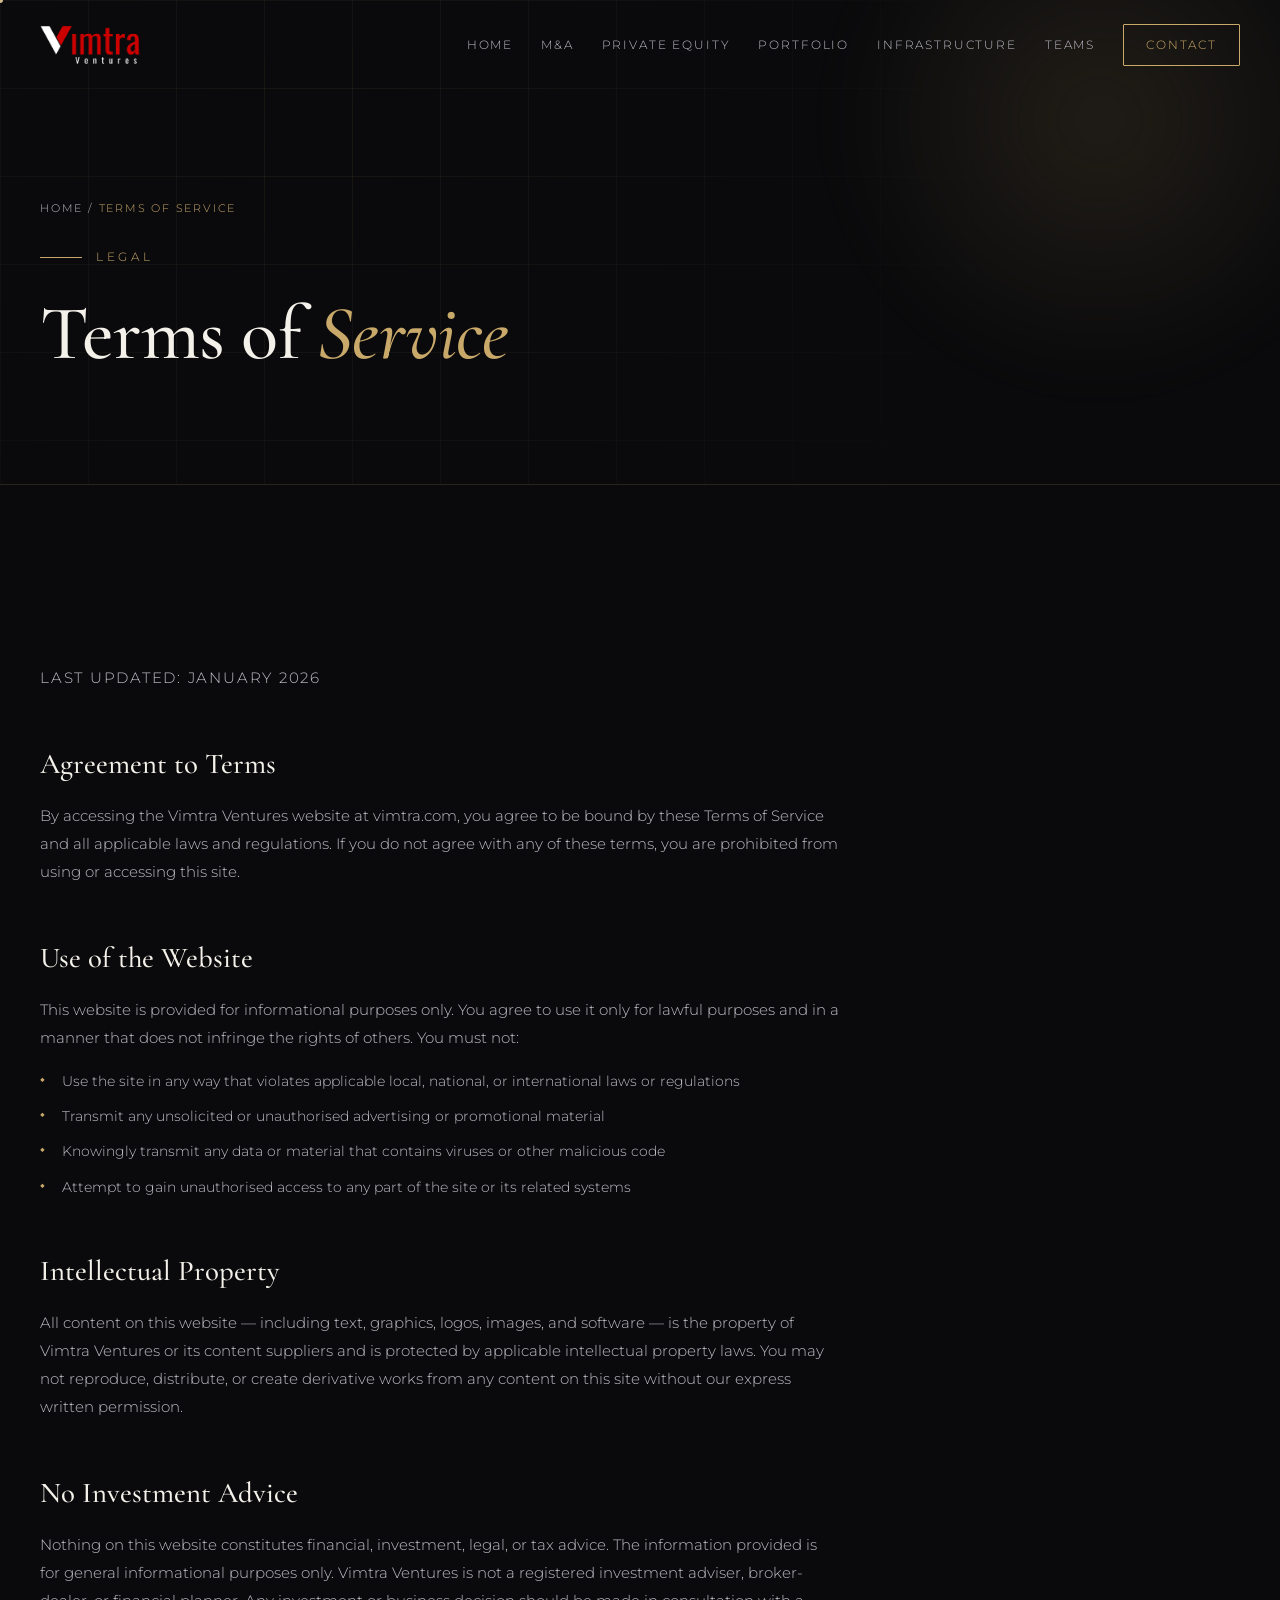
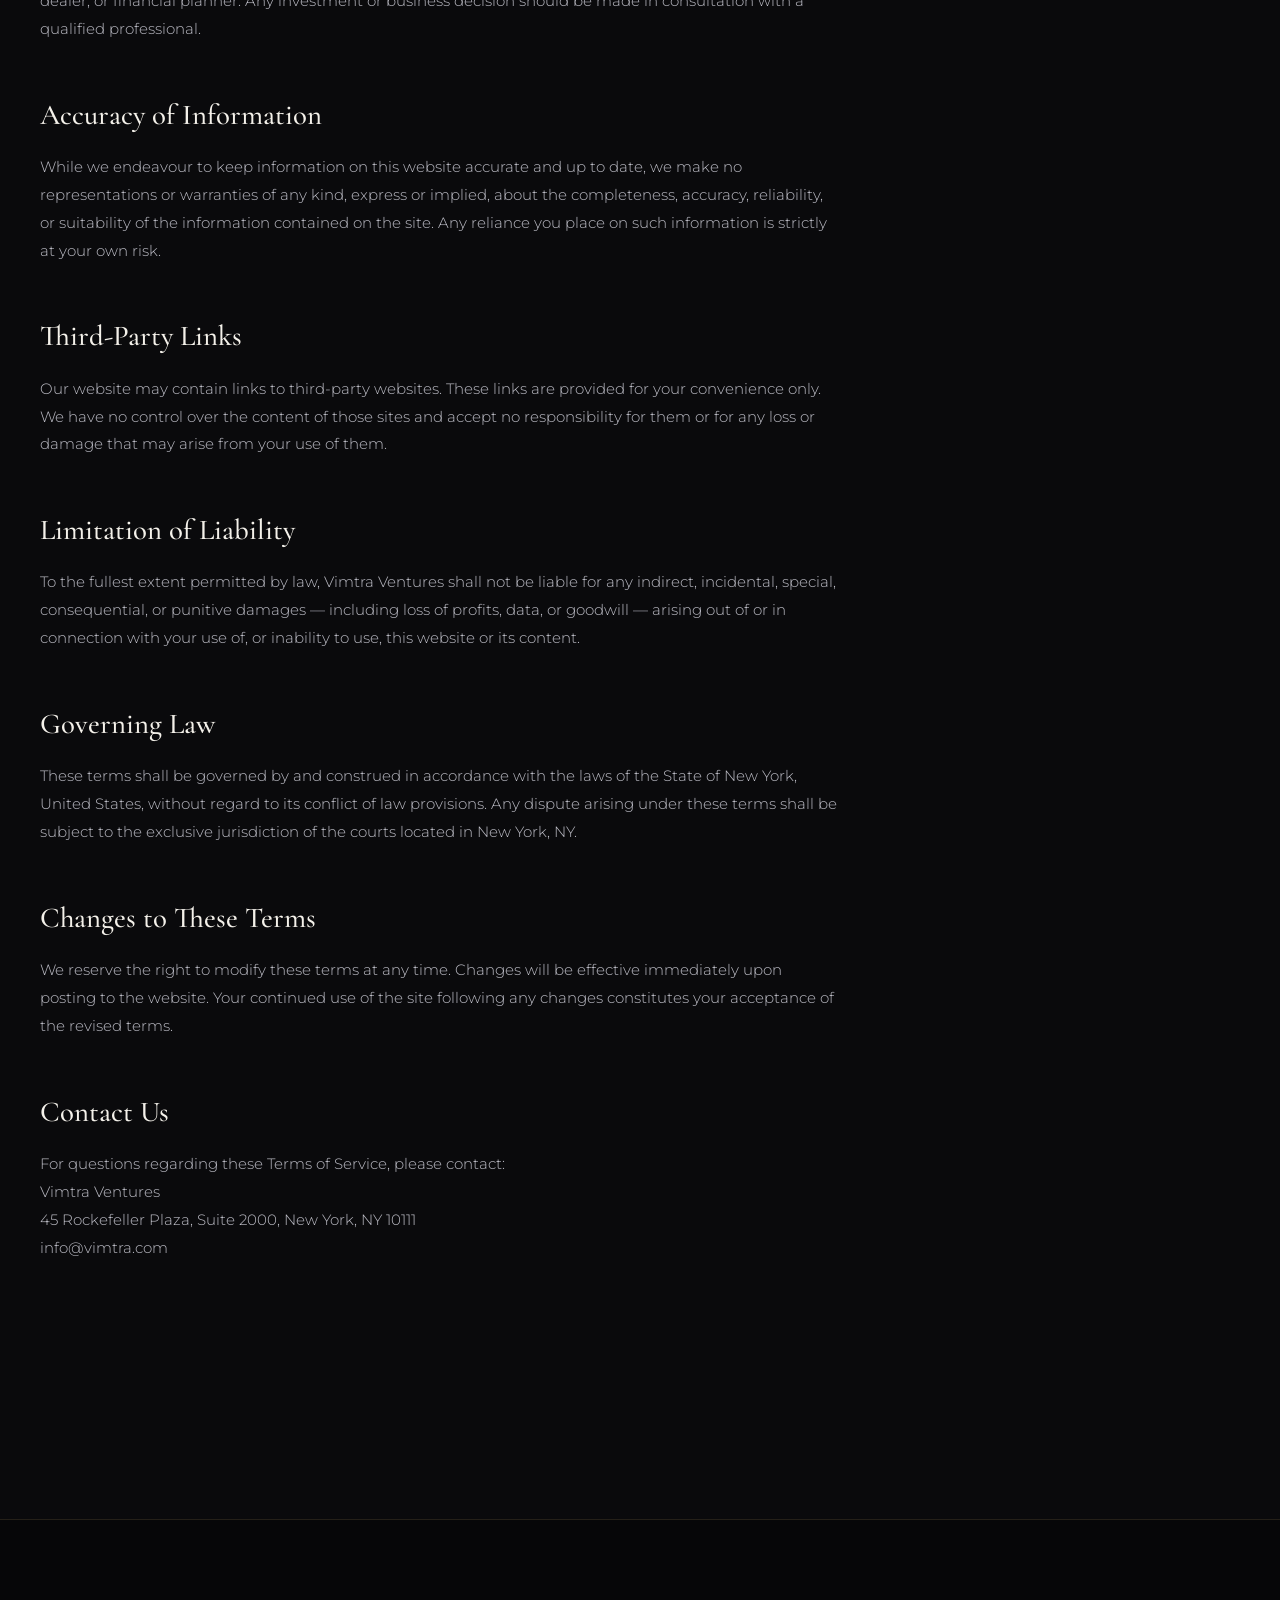
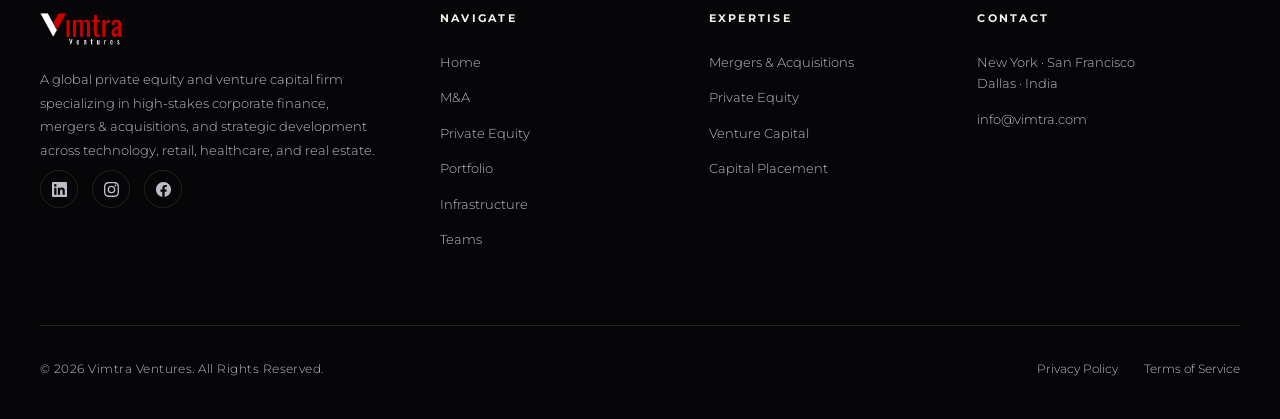
<file: terms.html>
<!DOCTYPE html>
<html lang="en">
<head>
<meta charset="UTF-8">
<meta name="viewport" content="width=device-width, initial-scale=1.0">
<title>Terms of Service | Vimtra Ventures</title>
<meta name="description" content="Terms of Service for Vimtra Ventures — the terms governing use of our website.">
<link rel="icon" href="images/favicon.png" type="image/png">
<link rel="stylesheet" href="styles.css">
<noscript><style>.reveal{opacity:1;transform:none}</style></noscript>
</head>
<body>
<a class="skip-link" href="#main">Skip to main content</a>
<div class="cursor-dot" aria-hidden="true"></div>
<div class="cursor-ring" aria-hidden="true"></div>

<nav id="nav" aria-label="Main navigation"><div class="wrap">
  <a href="index.html" class="brand" aria-label="Vimtra Ventures home"><img src="images/logowhite.png" alt="Vimtra Ventures"></a>
  <div class="menu" id="menu">
    <a href="index.html">Home</a>
    <a href="mergers-acquisitions.html">M&amp;A</a>
    <a href="private-equity.html">Private Equity</a>
    <a href="portfolio.html">Portfolio</a>
    <a href="infrastructure.html">Infrastructure</a>
    <a href="teams.html">Teams</a>
    <a href="contact.html" class="nav-cta">Contact</a>
  </div>
  <button class="burger" id="burger" aria-label="Toggle navigation" aria-expanded="false"><span></span><span></span><span></span></button>
</div></nav>

<main id="main">

<header class="page-hero">
  <div class="hero-grid" aria-hidden="true"></div><div class="glow" aria-hidden="true"></div>
  <div class="wrap">
    <div class="crumbs reveal"><a href="index.html">Home</a> / <span>Terms of Service</span></div>
    <div class="eyebrow reveal">Legal</div>
    <h1 class="reveal" style="transition-delay:.1s">Terms of <em>Service</em></h1>
  </div>
</header>

<section>
  <div class="wrap">
    <div class="legal-content reveal">
      <p class="legal-updated">Last Updated: January 2026</p>

      <h2>Agreement to Terms</h2>
      <p>By accessing the Vimtra Ventures website at vimtra.com, you agree to be bound by these Terms of Service and all applicable laws and regulations. If you do not agree with any of these terms, you are prohibited from using or accessing this site.</p>

      <h2>Use of the Website</h2>
      <p>This website is provided for informational purposes only. You agree to use it only for lawful purposes and in a manner that does not infringe the rights of others. You must not:</p>
      <ul>
        <li>Use the site in any way that violates applicable local, national, or international laws or regulations</li>
        <li>Transmit any unsolicited or unauthorised advertising or promotional material</li>
        <li>Knowingly transmit any data or material that contains viruses or other malicious code</li>
        <li>Attempt to gain unauthorised access to any part of the site or its related systems</li>
      </ul>

      <h2>Intellectual Property</h2>
      <p>All content on this website — including text, graphics, logos, images, and software — is the property of Vimtra Ventures or its content suppliers and is protected by applicable intellectual property laws. You may not reproduce, distribute, or create derivative works from any content on this site without our express written permission.</p>

      <h2>No Investment Advice</h2>
      <p>Nothing on this website constitutes financial, investment, legal, or tax advice. The information provided is for general informational purposes only. Vimtra Ventures is not a registered investment adviser, broker-dealer, or financial planner. Any investment or business decision should be made in consultation with a qualified professional.</p>

      <h2>Accuracy of Information</h2>
      <p>While we endeavour to keep information on this website accurate and up to date, we make no representations or warranties of any kind, express or implied, about the completeness, accuracy, reliability, or suitability of the information contained on the site. Any reliance you place on such information is strictly at your own risk.</p>

      <h2>Third-Party Links</h2>
      <p>Our website may contain links to third-party websites. These links are provided for your convenience only. We have no control over the content of those sites and accept no responsibility for them or for any loss or damage that may arise from your use of them.</p>

      <h2>Limitation of Liability</h2>
      <p>To the fullest extent permitted by law, Vimtra Ventures shall not be liable for any indirect, incidental, special, consequential, or punitive damages — including loss of profits, data, or goodwill — arising out of or in connection with your use of, or inability to use, this website or its content.</p>

      <h2>Governing Law</h2>
      <p>These terms shall be governed by and construed in accordance with the laws of the State of New York, United States, without regard to its conflict of law provisions. Any dispute arising under these terms shall be subject to the exclusive jurisdiction of the courts located in New York, NY.</p>

      <h2>Changes to These Terms</h2>
      <p>We reserve the right to modify these terms at any time. Changes will be effective immediately upon posting to the website. Your continued use of the site following any changes constitutes your acceptance of the revised terms.</p>

      <h2>Contact Us</h2>
      <p>For questions regarding these Terms of Service, please contact:<br>
      Vimtra Ventures<br>
      45 Rockefeller Plaza, Suite 2000, New York, NY 10111<br>
      <a href="mailto:info@vimtra.com">info@vimtra.com</a></p>
    </div>
  </div>
</section>

</main>

<footer><div class="wrap">
  <div class="foot-top">
    <div>
      <div class="foot-brand"><img src="images/logowhite.png" alt="Vimtra Ventures"></div>
      <p class="about">A global private equity and venture capital firm specializing in high-stakes corporate finance, mergers &amp; acquisitions, and strategic development across technology, retail, healthcare, and real estate.</p>
      
      <div class="socials">
        <a href="https://www.linkedin.com/company/vimtra-ventures/" aria-label="Vimtra on LinkedIn">in</a>
        <a href="https://www.instagram.com/vimtra_ventures/" aria-label="Vimtra on Instagram">ig</a>
        <a href="https://www.facebook.com/profile.php?id=100078611386991" aria-label="Vimtra on Facebook">f</a>
      </div>
    </div>
    <div class="foot-col"><h4>Navigate</h4><a href="index.html">Home</a><a href="mergers-acquisitions.html">M&amp;A</a><a href="private-equity.html">Private Equity</a><a href="portfolio.html">Portfolio</a><a href="infrastructure.html">Infrastructure</a><a href="teams.html">Teams</a></div>
    <div class="foot-col"><h4>Expertise</h4><a href="mergers-acquisitions.html">Mergers &amp; Acquisitions</a><a href="private-equity.html">Private Equity</a><a href="private-equity.html">Venture Capital</a><a href="private-equity.html">Capital Placement</a></div>
    <div class="foot-col"><h4>Contact</h4><p class="fp">New York · San Francisco<br>Dallas · India</p><a href="mailto:info@vimtra.com">info@vimtra.com</a></div>
  </div>
  <div class="foot-bottom"><p>© 2026 Vimtra Ventures. All Rights Reserved.</p><div class="links"><a href="privacy-policy.html">Privacy Policy</a><a href="terms.html">Terms of Service</a></div></div>
</div></footer>

<script src="scripts.js"></script>
</body>
</html>
</file>
<file: styles.css>
/* ==========================================================================
   VIMTRA VENTURES — Shared Design System
   ========================================================================== */
@import url('https://fonts.googleapis.com/css2?family=Cormorant+Garamond:ital,wght@0,400;0,500;0,600;1,400;1,500&family=Montserrat:wght@300;400;500;600&display=swap');

:root {
  --obsidian: #0a0a0c;
  --obsidian-2: #101015;
  --panel: #15151b;
  --gold: #c9a96a;
  --gold-bright: #e4cd9a;
  --gold-dim: rgba(201, 169, 106, .18);
  --ivory: #f4f1ea;
  --muted: #bdbdc6;
  --line: rgba(201, 169, 106, .16);
  --serif: 'Cormorant Garamond', Georgia, serif;
  --sans: 'Montserrat', sans-serif;
}

/* ---------- base ---------- */
* {
  margin: 0;
  padding: 0;
  box-sizing: border-box;
}

html {
  scroll-behavior: smooth;
}

body {
  background: var(--obsidian);
  color: var(--ivory);
  font-family: var(--sans);
  font-weight: 300;
  line-height: 1.6;
  overflow-x: hidden;
  cursor: none;
  font-variant-numeric: lining-nums;
}

::selection {
  background: var(--gold);
  color: var(--obsidian);
}

a {
  color: inherit;
  text-decoration: none;
}

img {
  max-width: 100%;
  display: block;
}

.wrap {
  max-width: 1280px;
  margin: 0 auto;
  padding: 0 40px;
}

em {
  font-style: italic;
  color: var(--gold);
}

/* ---------- accessibility ---------- */
.skip-link {
  position: absolute;
  top: -100%;
  left: 0;
  background: var(--gold);
  color: var(--obsidian);
  padding: 12px 20px;
  z-index: 10000;
  font-size: .8rem;
  letter-spacing: .1em;
  text-transform: uppercase;
  font-family: var(--sans);
  font-weight: 500;
  transition: top .2s;
}

.skip-link:focus {
  top: 0;
}

a:focus-visible,
button:focus-visible,
input:focus-visible,
textarea:focus-visible {
  outline: 2px solid var(--gold);
  outline-offset: 4px;
  border-radius: 1px;
}

/* ---------- custom cursor ---------- */
.cursor-dot,
.cursor-ring {
  position: fixed;
  top: 0;
  left: 0;
  border-radius: 50%;
  pointer-events: none;
  z-index: 9999;
  mix-blend-mode: difference;
}

.cursor-dot {
  width: 6px;
  height: 6px;
  background: var(--gold-bright);
  transform: translate(-50%, -50%);
}

.cursor-ring {
  width: 34px;
  height: 34px;
  border: 1px solid var(--gold);
  transform: translate(-50%, -50%);
  transition: width .25s, height .25s, background .25s;
}

.cursor-ring.hover {
  width: 54px;
  height: 54px;
  background: var(--gold-dim);
}

@media (hover: none),
(max-width: 820px) {
  body {
    cursor: auto;
  }

  .cursor-dot,
  .cursor-ring {
    display: none;
  }
}

/* ---------- nav ---------- */
nav {
  position: fixed;
  top: 0;
  left: 0;
  width: 100%;
  z-index: 500;
  padding: 22px 0;
  transition: background .4s, padding .4s, border-color .4s;
  border-bottom: 1px solid transparent;
}

nav.scrolled {
  background: rgba(10, 10, 12, .82);
  backdrop-filter: blur(14px);
  padding: 14px 0;
  border-color: var(--line);
}

nav .wrap {
  display: flex;
  align-items: center;
  justify-content: space-between;
}

.brand {
  display: block;
}

.brand img {
  height: 46px;
  width: auto;
  display: block;
  transition: transform .3s;
}

.brand:hover img {
  transform: scale(1.02);
}

.menu {
  display: flex;
  gap: 28px;
  align-items: center;
}

.menu a {
  font-size: .72rem;
  letter-spacing: .16em;
  text-transform: uppercase;
  color: var(--muted);
  transition: color .3s;
  position: relative;
}

.menu a::after {
  content: '';
  position: absolute;
  left: 0;
  bottom: -6px;
  width: 0;
  height: 1px;
  background: var(--gold);
  transition: width .3s;
}

.menu a:hover,
.menu a.active {
  color: var(--ivory);
}

.menu a.active::after,
.menu a:hover::after {
  width: 100%;
}

.nav-cta {
  border: 1px solid var(--gold);
  color: var(--gold) !important;
  padding: 11px 22px;
  border-radius: 1px;
  transition: all .35s;
}

.nav-cta:hover,
.nav-cta.active {
  background: var(--gold);
  color: var(--obsidian) !important;
}

.nav-cta::after {
  display: none !important;
}

/* burger — animates to ✕ when open */
.burger {
  display: none;
  flex-direction: column;
  gap: 5px;
  cursor: pointer;
  background: none;
  border: none;
  padding: 4px;
}

.burger span {
  width: 24px;
  height: 1.5px;
  background: var(--ivory);
  transition: transform .3s, opacity .3s;
  display: block;
}

.burger.open span:nth-child(1) {
  transform: translateY(6.5px) rotate(45deg);
}

.burger.open span:nth-child(2) {
  opacity: 0;
  transform: scaleX(0);
}

.burger.open span:nth-child(3) {
  transform: translateY(-6.5px) rotate(-45deg);
}

/* ---------- buttons ---------- */
.btn {
  display: inline-block;
  font-size: .74rem;
  letter-spacing: .18em;
  text-transform: uppercase;
  padding: 18px 34px;
  border-radius: 1px;
  transition: all .35s;
  border: 1px solid var(--gold);
  cursor: pointer;
  font-family: var(--sans);
}

.btn-solid {
  background: var(--gold);
  color: var(--obsidian);
}

.btn-solid:hover {
  background: var(--gold-bright);
  transform: translateY(-2px);
}

.btn-ghost {
  color: var(--gold);
  background: transparent;
}

.btn-ghost:hover {
  background: var(--gold-dim);
}

/* ---------- shared headings ---------- */
.eyebrow {
  font-size: .72rem;
  letter-spacing: .32em;
  text-transform: uppercase;
  color: var(--gold);
  display: flex;
  align-items: center;
  gap: 14px;
}

.eyebrow::before {
  content: '';
  width: 42px;
  height: 1px;
  background: var(--gold);
  flex-shrink: 0;
}

.eyebrow.center {
  justify-content: center;
}

.sec-head {
  margin-bottom: 64px;
  max-width: 720px;
}

.sec-head .eyebrow {
  margin-bottom: 22px;
}

.sec-head h2 {
  font-family: var(--serif);
  font-weight: 500;
  font-size: clamp(2.4rem, 4.5vw, 3.6rem);
  line-height: 1.08;
  letter-spacing: -.01em;
}

section {
  padding: 120px 0;
  position: relative;
}

/* ---------- reveal ---------- */
.reveal {
  opacity: 0;
  transform: translateY(26px);
  transition: opacity .9s cubic-bezier(.2, .7, .2, 1), transform .9s cubic-bezier(.2, .7, .2, 1);
}

.reveal.in {
  opacity: 1;
  transform: none;
}

/* ---------- page hero (inner pages) ---------- */
.page-hero {
  position: relative;
  padding: 200px 0 110px;
  overflow: hidden;
  border-bottom: 1px solid var(--line);
}

.page-hero .hero-grid {
  position: absolute;
  inset: 0;
  background-image: linear-gradient(var(--line) 1px, transparent 1px), linear-gradient(90deg, var(--line) 1px, transparent 1px);
  background-size: 88px 88px;
  opacity: .5;
  mask-image: radial-gradient(circle at 25% 30%, #000, transparent 72%);
}

.page-hero .glow {
  position: absolute;
  width: 600px;
  height: 600px;
  border-radius: 50%;
  background: radial-gradient(circle, rgba(201, 169, 106, .12), transparent 65%);
  top: -180px;
  right: -120px;
  filter: blur(20px);
}

.page-hero .wrap {
  position: relative;
  z-index: 2;
}

.page-hero .eyebrow {
  margin-bottom: 28px;
}

.page-hero h1 {
  font-family: var(--serif);
  font-weight: 500;
  font-size: clamp(2.8rem, 6vw, 5rem);
  line-height: 1.04;
  letter-spacing: -.01em;
  max-width: 14ch;
}

.page-hero p.intro {
  font-size: 1.05rem;
  color: #c5c5cd;
  max-width: 640px;
  margin-top: 30px;
  line-height: 1.8;
}

.crumbs {
  font-size: .7rem;
  letter-spacing: .16em;
  text-transform: uppercase;
  color: var(--muted);
  margin-bottom: 30px;
}

.crumbs a:hover {
  color: var(--gold);
}

.crumbs span {
  color: var(--gold);
}

/* ---------- prose ---------- */
.lead {
  font-size: clamp(0.6rem, 1.2vw, 1.9rem);
  line-height: 1.5;
  color: var(--ivory);
  font-weight: 400;
  max-width: 60ch;
}

/* ---------- feature grid ---------- */
.feature-grid {
  display: grid;
  grid-template-columns: repeat(2, 1fr);
  gap: 1px;
  background: var(--line);
  border: 1px solid var(--line);
}

.feature-card {
  background: var(--obsidian);
  padding: 48px 42px;
  transition: background .4s;
  position: relative;
}

.feature-card:hover {
  background: var(--panel);
}

.feature-card .idx {
  font-family: var(--serif);
  font-size: 1rem;
  color: var(--gold);
  letter-spacing: .1em;
  margin-bottom: 22px;
  font-variant-numeric: lining-nums;
}

.feature-card h3 {
  font-family: var(--serif);
  font-size: 1.7rem;
  font-weight: 500;
  margin-bottom: 16px;
}

.feature-card p {
  font-size: .9rem;
  color: var(--muted);
  line-height: 1.75;
}

.feature-card::after {
  content: '';
  position: absolute;
  left: 0;
  bottom: 0;
  height: 2px;
  width: 0;
  background: var(--gold);
  transition: width .45s;
}

.feature-card:hover::after {
  width: 100%;
}

.feature-card .arrow {
  position: absolute;
  top: 40px;
  right: 36px;
  color: var(--gold);
  opacity: 0;
  transform: translate(-8px, 8px);
  transition: .4s;
  font-size: 1.1rem;
}

.feature-card:hover .arrow {
  opacity: 1;
  transform: none;
}

/* ---------- three-up ---------- */
.three {
  display: grid;
  grid-template-columns: repeat(3, 1fr);
  gap: 1px;
  background: var(--line);
  border: 1px solid var(--line);
}

.three .feature-card {
  background: var(--obsidian);
}

/* ---------- stat band ---------- */
.stat-band {
  background: var(--obsidian-2);
  border-top: 1px solid var(--line);
  border-bottom: 1px solid var(--line);
}

.stat-band .wrap {
  display: flex;
  flex-wrap: wrap;
  gap: 0;
  justify-content: space-between;
}

.stat-band .stat {
  flex: 1;
  min-width: 200px;
  padding: 70px 30px;
  text-align: center;
  border-right: 1px solid var(--line);
}

.stat-band .stat:last-child {
  border-right: none;
}

.stat-band .num {
  font-family: var(--serif);
  font-size: clamp(3rem, 5vw, 4.2rem);
  color: var(--gold);
  line-height: 1;
  font-weight: 500;
  font-variant-numeric: lining-nums;
}

.stat-band .lbl {
  font-size: .72rem;
  letter-spacing: .18em;
  text-transform: uppercase;
  color: var(--muted);
  margin-top: 16px;
}

/* ---------- project list ---------- */
.proj-list {
  border-top: 1px solid var(--line);
}

.proj-details {
  border-bottom: 1px solid var(--line);
  transition: background .4s;
}

.proj-details[open] {
  background: var(--obsidian-2);
}

.proj-row {
  display: flex;
  align-items: center;
  justify-content: space-between;
  gap: 30px;
  padding: 34px 10px;
  transition: padding .4s, background .4s;
  position: relative;
  cursor: pointer;
  list-style: none;
  user-select: none;
}

.proj-row::-webkit-details-marker {
  display: none;
}

.proj-details:hover .proj-row {
  padding-left: 28px;
  background: rgba(201, 169, 106, 0.03);
}

.proj-row .pname {
  font-family: var(--serif);
  font-size: 1.6rem;
  font-weight: 500;
}

.proj-row .ploc {
  font-size: .8rem;
  letter-spacing: .1em;
  text-transform: uppercase;
  color: var(--muted);
  display: inline-flex;
  align-items: center;
  gap: 10px;
}

.proj-row .parrow {
  color: var(--gold);
  transition: transform .3s ease;
  font-size: 1.1rem;
}

.proj-details[open] .parrow {
  transform: rotate(180deg);
}

.proj-content {
  padding: 0 10px 40px 28px;
  animation: fadeInDetails 0.45s cubic-bezier(0.2, 0.8, 0.2, 1) forwards;
}

.proj-info-grid {
  display: grid;
  grid-template-columns: 1.2fr 1fr 2.2fr;
  gap: 40px;
  margin-top: 10px;
}

.proj-info-block {
  display: flex;
  flex-direction: column;
  gap: 6px;
}

.proj-info-block strong {
  font-size: .65rem;
  letter-spacing: .2em;
  text-transform: uppercase;
  color: var(--gold);
}

.proj-info-block span {
  font-size: .88rem;
  color: #bdbdc6;
  line-height: 1.6;
}

@media (max-width: 768px) {
  .proj-info-grid {
    grid-template-columns: 1fr;
    gap: 20px;
  }

  .proj-content {
    padding-left: 10px;
  }
}

.region-label {
  font-family: var(--serif);
  font-style: italic;
  font-size: 2rem;
  color: var(--gold);
  margin: 64px 0 10px;
}

/* ---------- team ---------- */
.team-member {
  display: grid;
  grid-template-columns: 380px 1fr;
  gap: 60px;
  align-items: start;
  padding: 80px 0;
  border-bottom: 1px solid var(--line);
}

.team-member.flip {
  grid-template-columns: 1fr 380px;
}

.team-member.flip .tm-photo {
  order: 2;
}

.tm-photo {
  position: relative;
}

.tm-photo img {
  width: 100%;
  border: 1px solid var(--line);
  filter: grayscale(1) contrast(1.02);
  transition: filter .6s;
}

.tm-photo:hover img {
  filter: grayscale(0);
}

.tm-photo::before {
  content: '';
  position: absolute;
  inset: 14px -14px -14px 14px;
  border: 1px solid var(--gold);
  z-index: -1;
}

.tm-photo.placeholder {
  aspect-ratio: 3/4;
  background: linear-gradient(135deg, var(--panel), var(--obsidian-2));
  border: 1px solid var(--line);
  display: flex;
  align-items: center;
  justify-content: center;
  font-family: var(--serif);
  font-size: 4rem;
  color: var(--gold-dim);
}

.tm-body h3 {
  font-family: var(--serif);
  font-size: 2.2rem;
  font-weight: 500;
  margin-bottom: 10px;
}

.tm-role {
  font-size: .74rem;
  letter-spacing: .16em;
  text-transform: uppercase;
  color: var(--gold);
  margin-bottom: 26px;
}

.tm-body p {
  font-size: .92rem;
  color: #bdbdc6;
  line-height: 1.8;
  margin-bottom: 18px;
}

.tm-body h4 {
  font-family: var(--serif);
  font-size: 1.25rem;
  color: var(--ivory);
  margin: 30px 0 12px;
}

.tm-body ul {
  list-style: none;
  display: flex;
  flex-direction: column;
  gap: 12px;
}

.tm-body li {
  font-size: .88rem;
  color: var(--muted);
  padding-left: 22px;
  position: relative;
  line-height: 1.7;
}

.tm-body li::before {
  content: '◆';
  position: absolute;
  left: 0;
  top: 1px;
  color: var(--gold);
  font-size: .55rem;
}

/* ---------- logo grid ---------- */
.logo-grid {
  display: grid;
  grid-template-columns: repeat(4, 1fr);
  gap: 1px;
  background: var(--line);
  border: 1px solid var(--line);
}

.logo-cell {
  background: var(--obsidian);
  aspect-ratio: 3/2;
  display: flex;
  align-items: center;
  justify-content: center;
  padding: 36px;
  transition: background .4s;
}

.logo-cell:hover {
  background: var(--panel);
}

.logo-cell img {
  max-height: 80px;
  width: auto;
  object-fit: contain;
  filter: brightness(0) invert(1) opacity(.62);
  transition: filter .4s;
}

.logo-cell:hover img {
  filter: none;
}

/* ---------- sector cards ---------- */
.sector-scroll {
  display: flex;
  gap: 24px;
  overflow-x: auto;
  overflow-y: hidden;
  padding: 12px 0 20px;
  scroll-snap-type: x mandatory;
  -webkit-mask-image: linear-gradient(to right, transparent, #000 30px, #000 calc(100% - 30px), transparent);
  mask-image: linear-gradient(to right, transparent, #000 30px, #000 calc(100% - 30px), transparent);
}

.sector-scroll::-webkit-scrollbar {
  height: 3px;
}

.sector-scroll::-webkit-scrollbar-thumb {
  background: var(--gold);
}

.sector-scroll::-webkit-scrollbar-track {
  background: var(--line);
}

.sector-card {
  flex: 0 0 320px;
  scroll-snap-align: start;
  background: var(--panel);
  border: 1px solid var(--line);
  padding: 40px 34px;
  transition: transform .4s, border-color .4s;
  position: relative;
}

.sector-card:hover {
  transform: translateY(-8px);
  border-color: var(--gold);
}

.tag {
  position: absolute;
  top: 28px;
  right: 30px;
  font-size: .6rem;
  letter-spacing: .18em;
  text-transform: uppercase;
  color: var(--gold);
  border: 1px solid var(--gold);
  padding: 5px 12px;
  border-radius: 40px;
  display: flex;
  align-items: center;
  gap: 7px;
}

.tag::before {
  content: '';
  width: 6px;
  height: 6px;
  border-radius: 50%;
  background: var(--gold);
  box-shadow: 0 0 8px var(--gold);
}

.sector-icon {
  font-family: var(--serif);
  font-size: 2.4rem;
  color: var(--gold);
  margin-bottom: 46px;
}

.sector-card h3 {
  font-family: var(--serif);
  font-size: 1.55rem;
  font-weight: 500;
  margin-bottom: 14px;
}

.sector-card p {
  font-size: .84rem;
  color: var(--muted);
  line-height: 1.7;
  margin-bottom: 26px;
}

.sector-card .more {
  font-size: .7rem;
  letter-spacing: .16em;
  text-transform: uppercase;
  color: var(--gold);
  display: inline-flex;
  gap: 10px;
  align-items: center;
  transition: gap .3s;
}

.sector-card:hover .more {
  gap: 18px;
}

/* ---------- contact ---------- */
.contact-grid {
  display: grid;
  grid-template-columns: 1.1fr .9fr;
  gap: 70px;
  align-items: start;
}

.field {
  margin-bottom: 26px;
}

.field label {
  display: block;
  font-size: .68rem;
  letter-spacing: .18em;
  text-transform: uppercase;
  color: var(--muted);
  margin-bottom: 10px;
}

.field input,
.field textarea {
  width: 100%;
  background: transparent;
  border: none;
  border-bottom: 1px solid var(--line);
  color: var(--ivory);
  font-family: var(--sans);
  font-size: .95rem;
  padding: 12px 0;
  transition: border-color .3s;
}

.field input:focus,
.field textarea:focus {
  outline: none;
  border-color: var(--gold);
}

.field textarea {
  resize: vertical;
  min-height: 90px;
}

.field.error input,
.field.error textarea {
  border-color: #c96a6a;
}

.field-error {
  font-size: .68rem;
  color: #c96a6a;
  margin-top: 6px;
  letter-spacing: .06em;
  display: none;
}

.field.error .field-error {
  display: block;
}

.form-success {
  display: none;
  padding: 24px 30px;
  border: 1px solid var(--gold);
  background: rgba(201, 169, 106, .06);
  margin-top: 24px;
  font-size: .9rem;
  color: #c5c5cd;
  line-height: 1.7;
}

.form-success strong {
  color: var(--gold);
  font-family: var(--serif);
  font-size: 1.1rem;
  display: block;
  margin-bottom: 8px;
}

.row2 {
  display: grid;
  grid-template-columns: 1fr 1fr;
  gap: 24px;
}

.contact-info .ci-block {
  padding: 26px 0;
  border-bottom: 1px solid var(--line);
}

.contact-info .ci-block h4 {
  font-size: .7rem;
  letter-spacing: .2em;
  text-transform: uppercase;
  color: var(--gold);
  margin-bottom: 12px;
}

.contact-info .ci-block p,
.contact-info .ci-block a {
  font-size: .95rem;
  color: #c5c5cd;
  line-height: 1.7;
}

.contact-info .ci-block a:hover {
  color: var(--gold);
}

.offices {
  display: grid;
  grid-template-columns: repeat(2, 1fr);
  gap: 1px;
  background: var(--line);
  border: 1px solid var(--line);
  margin-top: 10px;
}

.office {
  background: var(--obsidian);
  padding: 34px 30px;
  transition: background .4s;
}

.office:hover {
  background: var(--panel);
}

.office .city {
  font-family: var(--serif);
  font-size: 1.4rem;
  color: var(--gold);
  margin-bottom: 8px;
}

.office .country {
  font-size: .64rem;
  letter-spacing: .2em;
  text-transform: uppercase;
  color: var(--muted);
  margin-bottom: 16px;
}

.office address {
  font-style: normal;
  font-size: .84rem;
  color: #b3b3bd;
  line-height: 1.8;
}

/* ---------- mission/vision ---------- */
.mv {
  display: grid;
  grid-template-columns: 1fr 1fr;
  gap: 1px;
  background: var(--line);
  border: 1px solid var(--line);
}

.mv-panel {
  background: var(--obsidian);
  padding: 72px 60px;
  position: relative;
}

.mv-panel .q {
  font-family: var(--serif);
  font-size: 5rem;
  color: var(--gold-dim);
  line-height: .5;
  position: absolute;
  top: 54px;
  left: 48px;
}

.mv-panel .label {
  font-size: 1.5rem;
  letter-spacing: .3em;
  text-transform: uppercase;
  color: var(--gold);
  margin: 46px 0 26px;
}

.mv-panel p {
  font-family: var(--serif);
  font-size: 1.45rem;
  font-weight: 400;
  line-height: 1.55;
  color: var(--ivory);
}

.mv-panel.vision {
  background: var(--obsidian-2);
}

/* ---------- CTA strip ---------- */
.cta {
  background: var(--obsidian-2);
  border-top: 1px solid var(--line);
  text-align: center;
  padding: 110px 0;
}

.cta h2 {
  font-family: var(--serif);
  font-size: clamp(2.2rem, 4vw, 3.2rem);
  font-weight: 500;
  margin-bottom: 24px;
  line-height: 1.1;
}

.cta p {
  color: var(--muted);
  max-width: 520px;
  margin: 0 auto 38px;
  font-size: 1rem;
}

/* ---------- footer ---------- */
footer {
  background: #060608;
  padding: 90px 0 40px;
  border-top: 1px solid var(--line);
}

.foot-top {
  display: grid;
  grid-template-columns: 1.6fr 1fr 1fr 1.2fr;
  gap: 50px;
  padding-bottom: 60px;
  border-bottom: 1px solid var(--line);
}

.foot-brand {
  margin-bottom: 20px;
}

.foot-brand img {
  height: 38px;
  width: auto;
  display: block;
}

.foot-top .about {
  font-size: .84rem;
  color: var(--muted);
  line-height: 1.75;
  max-width: 340px;
}

.sub {
  font-style: italic;
  font-family: var(--serif);
  color: var(--gold);
  font-size: .95rem;
  margin-top: 20px;
}

.foot-col h4 {
  font-size: .7rem;
  letter-spacing: .2em;
  text-transform: uppercase;
  color: var(--ivory);
  margin-bottom: 24px;
}

.foot-col a,
.foot-col .fp {
  display: block;
  font-size: .84rem;
  color: var(--muted);
  margin-bottom: 14px;
  transition: color .3s;
}

.foot-col a:hover {
  color: var(--gold);
}

.socials {
  display: flex;
  gap: 14px;
  margin-top: 8px;
}

.socials a {
  width: 38px;
  height: 38px;
  border: 1px solid var(--line);
  display: flex;
  align-items: center;
  justify-content: center;
  border-radius: 50%;
  font-size: .7rem;
  transition: .3s;
  color: var(--muted);
}

.socials a:hover {
  border-color: var(--gold);
  color: var(--gold);
}

.foot-bottom {
  display: flex;
  justify-content: space-between;
  align-items: center;
  padding-top: 34px;
  flex-wrap: wrap;
  gap: 16px;
}

.foot-bottom p {
  font-size: .74rem;
  color: var(--muted);
  letter-spacing: .04em;
}

.foot-bottom .links {
  display: flex;
  gap: 26px;
}

.foot-bottom .links a {
  font-size: .74rem;
  color: var(--muted);
}

.foot-bottom .links a:hover {
  color: var(--gold);
}

/* ---------- homepage hero ---------- */
.hero {
  min-height: 100vh;
  display: flex;
  align-items: center;
  position: relative;
  overflow: hidden;
  padding-top: 90px;
}

.hero-grid {
  position: absolute;
  inset: 0;
  background-image: linear-gradient(var(--line) 1px, transparent 1px), linear-gradient(90deg, var(--line) 1px, transparent 1px);
  background-size: 88px 88px;
  opacity: .5;
  mask-image: radial-gradient(circle at 30% 40%, #000, transparent 75%);
}

.hero-glow {
  position: absolute;
  width: 680px;
  height: 680px;
  border-radius: 50%;
  background: radial-gradient(circle, rgba(201, 169, 106, .13), transparent 65%);
  top: -160px;
  right: -120px;
  filter: blur(20px);
}

.hero-glow.two {
  top: auto;
  bottom: -260px;
  left: -200px;
  right: auto;
  width: 560px;
  height: 560px;
  background: radial-gradient(circle, rgba(201, 169, 106, .08), transparent 65%);
}

.hero .wrap {
  position: relative;
  z-index: 3;
  display: grid;
  grid-template-columns: 1.35fr .85fr;
  gap: 60px;
  align-items: center;
  width: 100%;
}

.hero h1 {
  font-family: var(--serif);
  font-weight: 500;
  font-size: clamp(3rem, 6.5vw, 6rem);
  line-height: 1.02;
  letter-spacing: -.01em;
  margin: 30px 0 28px;
}

.hero p.lede {
  font-size: 1.05rem;
  color: #c5c5cd;
  max-width: 520px;
  margin-bottom: 42px;
  line-height: 1.75;
}

.hero-actions {
  display: flex;
  gap: 18px;
  flex-wrap: wrap;
}

.hero-stats {
  display: flex;
  flex-direction: column;
  border-left: 1px solid var(--line);
  padding-left: 38px;
}

.hero-stats .stat {
  padding: 26px 0;
  border-bottom: 1px solid var(--line);
}

.hero-stats .stat:last-child {
  border-bottom: none;
}

.hero-stats .num {
  font-family: var(--serif);
  font-size: 3.2rem;
  line-height: 1;
  color: var(--gold);
  font-weight: 500;
  font-variant-numeric: lining-nums;
}

.hero-stats .lbl {
  font-size: .7rem;
  letter-spacing: .18em;
  text-transform: uppercase;
  color: var(--muted);
  margin-top: 10px;
}

/* ---------- ticker ---------- */
.ticker {
  border-top: 1px solid var(--line);
  border-bottom: 1px solid var(--line);
  padding: 26px 0;
  overflow: hidden;
  background: var(--obsidian-2);
  white-space: nowrap;
}

.ticker-track {
  display: inline-flex;
  animation: ticker-scroll 38s linear infinite;
}

.ticker:hover .ticker-track {
  animation-play-state: paused;
}

.ticker-track span {
  font-family: var(--serif);
  font-size: 1.5rem;
  font-style: italic;
  color: var(--muted);
  padding: 0 38px;
  display: inline-flex;
  align-items: center;
}

.ticker-track span::after {
  content: '◆';
  font-style: normal;
  font-size: .55rem;
  color: var(--gold);
  margin-left: 38px;
}

@keyframes ticker-scroll {
  to {
    transform: translateX(-50%);
  }
}

/* ---------- legal pages ---------- */
.legal-content {
  max-width: 800px;
  padding: 60px 0 120px;
}

.legal-content h2 {
  font-family: var(--serif);
  font-size: 1.8rem;
  font-weight: 500;
  color: var(--ivory);
  margin: 48px 0 16px;
}

.legal-content h2:first-child {
  margin-top: 0;
}

.legal-content p {
  font-size: .92rem;
  color: #bdbdc6;
  line-height: 1.9;
  margin-bottom: 16px;
}

.legal-content ul {
  list-style: none;
  margin-bottom: 16px;
  display: flex;
  flex-direction: column;
  gap: 10px;
}

.legal-content ul li {
  font-size: .9rem;
  color: #bdbdc6;
  padding-left: 22px;
  position: relative;
  line-height: 1.75;
}

.legal-content ul li::before {
  content: '◆';
  position: absolute;
  left: 0;
  top: 3px;
  color: var(--gold);
  font-size: .5rem;
}

.legal-updated {
  font-size: .74rem;
  letter-spacing: .12em;
  text-transform: uppercase;
  color: var(--muted);
  margin-bottom: 48px;
}

/* ---------- responsive ---------- */
@media (max-width: 980px) {

  .feature-grid,
  .three,
  .logo-grid {
    grid-template-columns: repeat(2, 1fr);
  }

  .mv,
  .contact-grid,
  .offices {
    grid-template-columns: 1fr;
  }

  .team-member,
  .team-member.flip {
    grid-template-columns: 1fr;
    gap: 34px;
  }

  .team-member.flip .tm-photo {
    order: 0;
  }

  .tm-photo {
    max-width: 340px;
  }

  .foot-top {
    grid-template-columns: 1fr 1fr;
    gap: 40px;
  }

  .hero .wrap {
    grid-template-columns: 1fr;
    gap: 48px;
  }

  .hero-stats {
    flex-direction: row;
    border-left: none;
    border-top: 1px solid var(--line);
    padding-left: 0;
    padding-top: 10px;
    gap: 30px;
    flex-wrap: wrap;
  }

  .hero-stats .stat {
    border-bottom: none;
  }
}

@media (max-width: 680px) {
  .wrap {
    padding: 0 24px;
  }

  section {
    padding: 80px 0;
  }

  .menu {
    position: fixed;
    inset: 0;
    background: var(--obsidian);
    flex-direction: column;
    justify-content: center;
    gap: 28px;
    transform: translateX(100%);
    transition: transform .4s;
    z-index: 400;
  }

  .menu.open {
    transform: none;
  }

  .menu a {
    font-size: 1rem;
  }

  .burger {
    display: flex;
    z-index: 600;
  }

  .feature-grid,
  .three,
  .logo-grid {
    grid-template-columns: 1fr;
  }

  .stat-band .stat {
    border-right: none;
    border-bottom: 1px solid var(--line);
  }

  .row2 {
    grid-template-columns: 1fr;
  }

  .foot-top {
    grid-template-columns: 1fr;
  }

  .page-hero {
    padding: 150px 0 80px;
  }
}

/* ---------- loading screen ---------- */
#loader {
  position: fixed;
  inset: 0;
  background: var(--obsidian);
  z-index: 9997;
  display: flex;
  align-items: center;
  justify-content: center;
  flex-direction: column;
  transition: opacity .6s ease, visibility .6s ease;
}

#loader.hide {
  opacity: 0;
  visibility: hidden;
  pointer-events: none;
}

.loader-brand img {
  height: 56px;
  width: auto;
  display: block;
  margin-bottom: 10px;
}

.loader-bar {
  width: 90px;
  height: 1px;
  background: rgba(201, 169, 106, .18);
  margin-top: 30px;
  overflow: hidden;
}

.loader-fill {
  height: 100%;
  width: 0;
  background: linear-gradient(90deg, var(--gold-dim), var(--gold));
  animation: loader-grow 1s ease-out .15s forwards;
}

@keyframes loader-grow {
  to {
    width: 100%;
  }
}

/* ---------- page hero background image ---------- */
.page-hero.has-bg::before {
  content: '';
  position: absolute;
  inset: 0;
  z-index: 1;
  background: linear-gradient(to right, rgba(10, 10, 12, 0.96) 15%, rgba(10, 10, 12, 0.35) 60%, rgba(10, 10, 12, 0.75) 100%), var(--hero-img, none) center / cover no-repeat;
  opacity: 0.65;
}

.page-hero.has-bg .hero-grid {
  display: none;
}

.page-hero.has-bg .glow {
  z-index: 2;
}

.page-hero.has-bg .wrap {
  z-index: 3;
}

/* ---------- company showcase ---------- */
.showcase-grid {
  display: grid;
  grid-template-columns: repeat(2, 1fr);
  gap: 1px;
  background: var(--line);
  border: 1px solid var(--line);
}

.showcase-card {
  background: var(--obsidian);
  overflow: hidden;
  transition: background .4s;
}

.showcase-card:hover {
  background: var(--panel);
}

.showcase-card .sc-img {
  aspect-ratio: 16 / 9;
  overflow: hidden;
}

.showcase-card .sc-img img {
  width: 100%;
  height: 100%;
  object-fit: cover;
  filter: grayscale(.5) brightness(.8);
  transition: filter .65s, transform .7s;
  display: block;
}

.showcase-card:hover .sc-img img {
  filter: grayscale(0) brightness(1);
  transform: scale(1.04);
}

.showcase-card .sc-body {
  padding: 34px 38px 40px;
}

.showcase-card .sc-tag {
  font-size: .62rem;
  letter-spacing: .22em;
  text-transform: uppercase;
  color: var(--gold);
  margin-bottom: 14px;
}

.showcase-card .sc-body h3 {
  font-family: var(--serif);
  font-size: 1.65rem;
  font-weight: 500;
  margin-bottom: 14px;
}

.showcase-card .sc-body p {
  font-size: .88rem;
  color: var(--muted);
  line-height: 1.8;
  margin-bottom: 20px;
}

.showcase-card .sc-more {
  display: inline-flex;
  gap: 10px;
  align-items: center;
  font-size: .7rem;
  letter-spacing: .14em;
  text-transform: uppercase;
  color: var(--gold);
  transition: gap .3s;
}

.showcase-card:hover .sc-more {
  gap: 18px;
}

.showcase-card.full {
  grid-column: 1 / -1;
}

.showcase-card.full .sc-img {
  aspect-ratio: 21 / 9;
}

/* ---------- social SVG icons ---------- */
.socials a svg {
  width: 15px;
  height: 15px;
  display: block;
  flex-shrink: 0;
}

/* ---------- feature card icon ---------- */
.fc-icon {
  display: block;
  margin-bottom: 22px;
  color: var(--gold);
  opacity: .9;
}

.fc-icon svg {
  width: 28px;
  height: 28px;
  stroke: currentColor;
  fill: none;
  stroke-width: 1.3;
}

/* ---------- contact icon ---------- */
.ci-icon {
  display: inline-flex;
  align-items: center;
  gap: 8px;
}

.ci-icon svg {
  width: 14px;
  height: 14px;
  stroke: currentColor;
  fill: none;
  stroke-width: 1.5;
  flex-shrink: 0;
}

@media (max-width: 980px) {
  .showcase-grid {
    grid-template-columns: 1fr;
  }

  .showcase-card.full .sc-img {
    aspect-ratio: 16/9;
  }
}

/* ---------- homepage mouse gravity pull canvas ---------- */
.hero-gravity-canvas {
  position: absolute;
  inset: 0;
  z-index: 1;
  pointer-events: none;
  opacity: 0.6;
}

/* ---------- team collapsible details styling ---------- */
.tm-expandable {
  margin-top: 24px;
}

.tm-summary {
  display: inline-flex;
  align-items: center;
  gap: 10px;
  font-size: .74rem;
  letter-spacing: .16em;
  text-transform: uppercase;
  color: var(--gold);
  cursor: pointer;
  list-style: none;
  font-weight: 500;
  user-select: none;
  transition: color .3s;
  padding: 6px 12px;
  border: 1px solid var(--line);
  background: rgba(201, 169, 106, 0.04);
}

.tm-summary::-webkit-details-marker {
  display: none;
}

.tm-summary:hover {
  color: var(--gold-bright);
  border-color: var(--gold);
  background: rgba(201, 169, 106, 0.08);
}

.tm-summary .toggle-icon {
  font-size: 1.1rem;
  font-weight: 300;
  line-height: 1;
  transition: transform .3s ease;
  display: inline-block;
}

.tm-expandable[open] .tm-summary .toggle-icon {
  transform: rotate(45deg);
}

.tm-details-content {
  margin-top: 20px;
  padding-top: 20px;
  border-top: 1px dashed var(--line);
  animation: fadeInDetails 0.45s cubic-bezier(0.2, 0.8, 0.2, 1) forwards;
}

@keyframes fadeInDetails {
  from {
    opacity: 0;
    transform: translateY(-8px);
  }

  to {
    opacity: 1;
    transform: translateY(0);
  }
}
</file>
